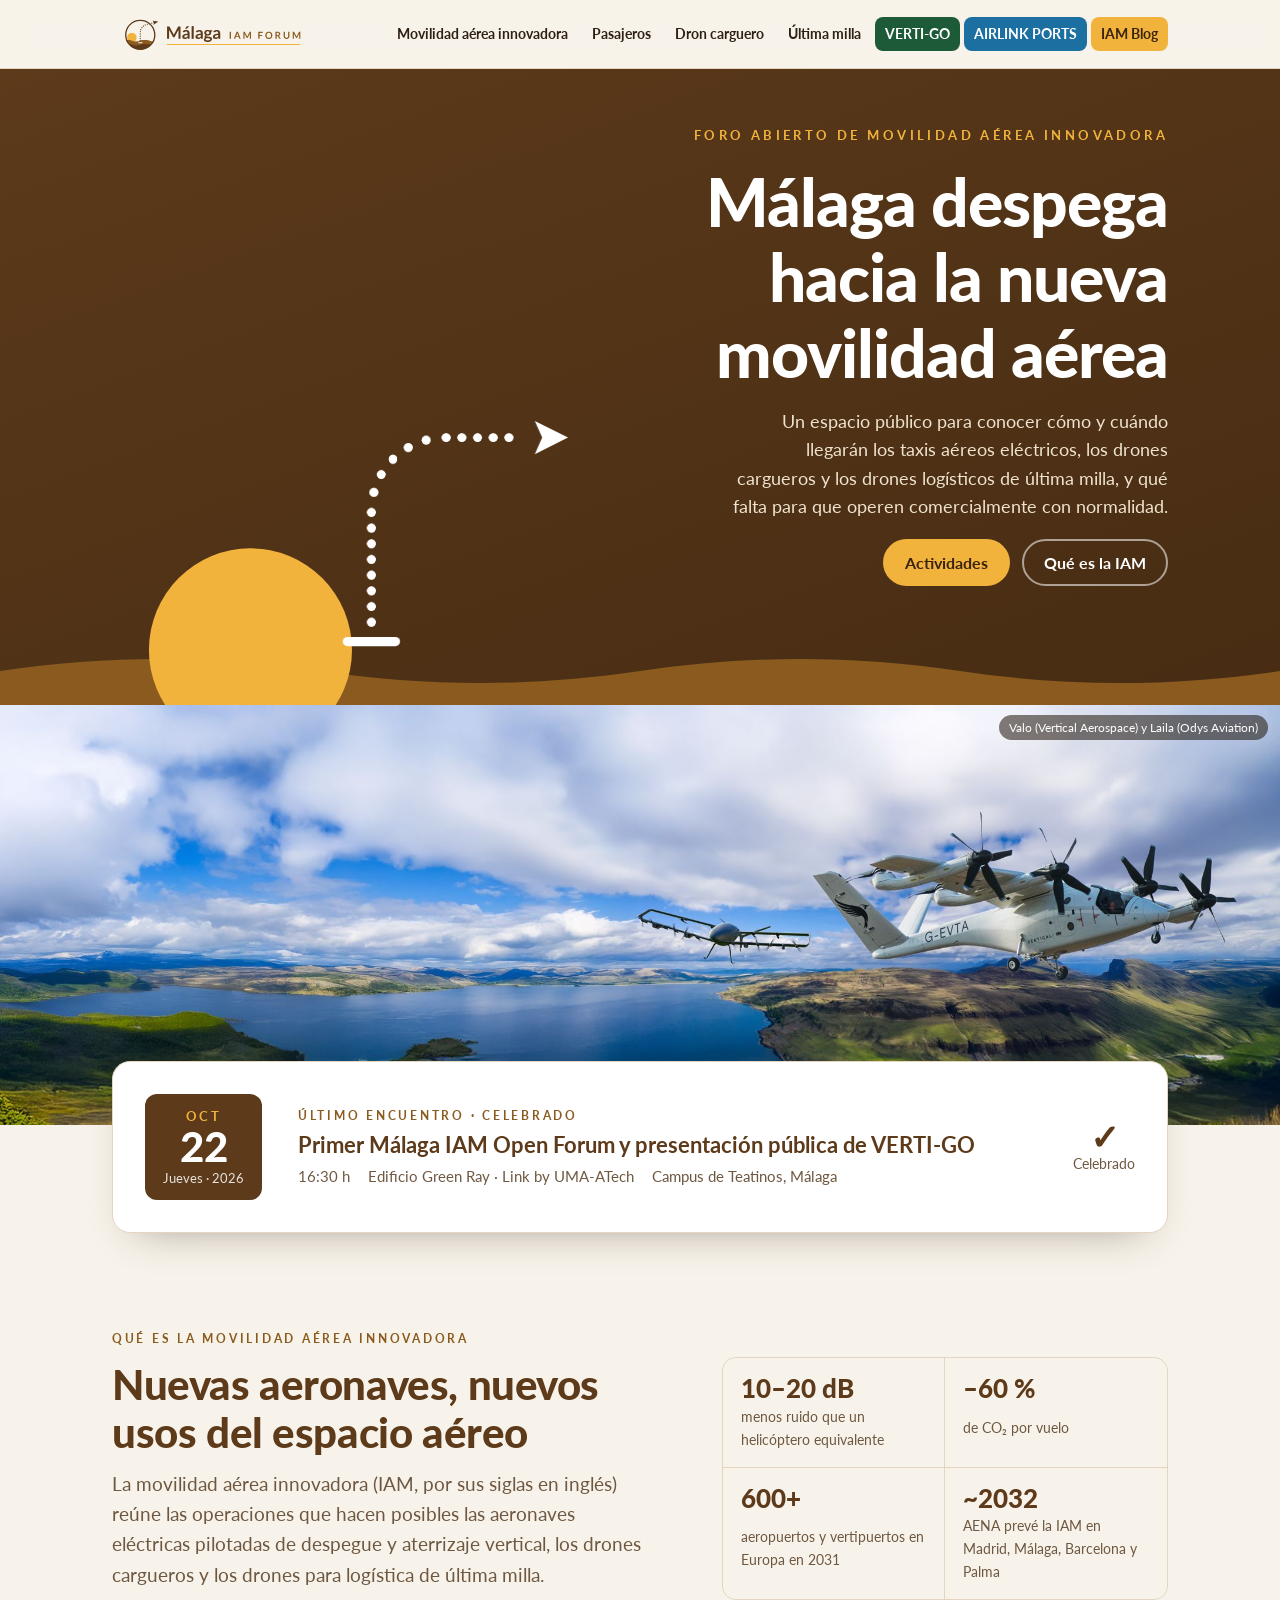
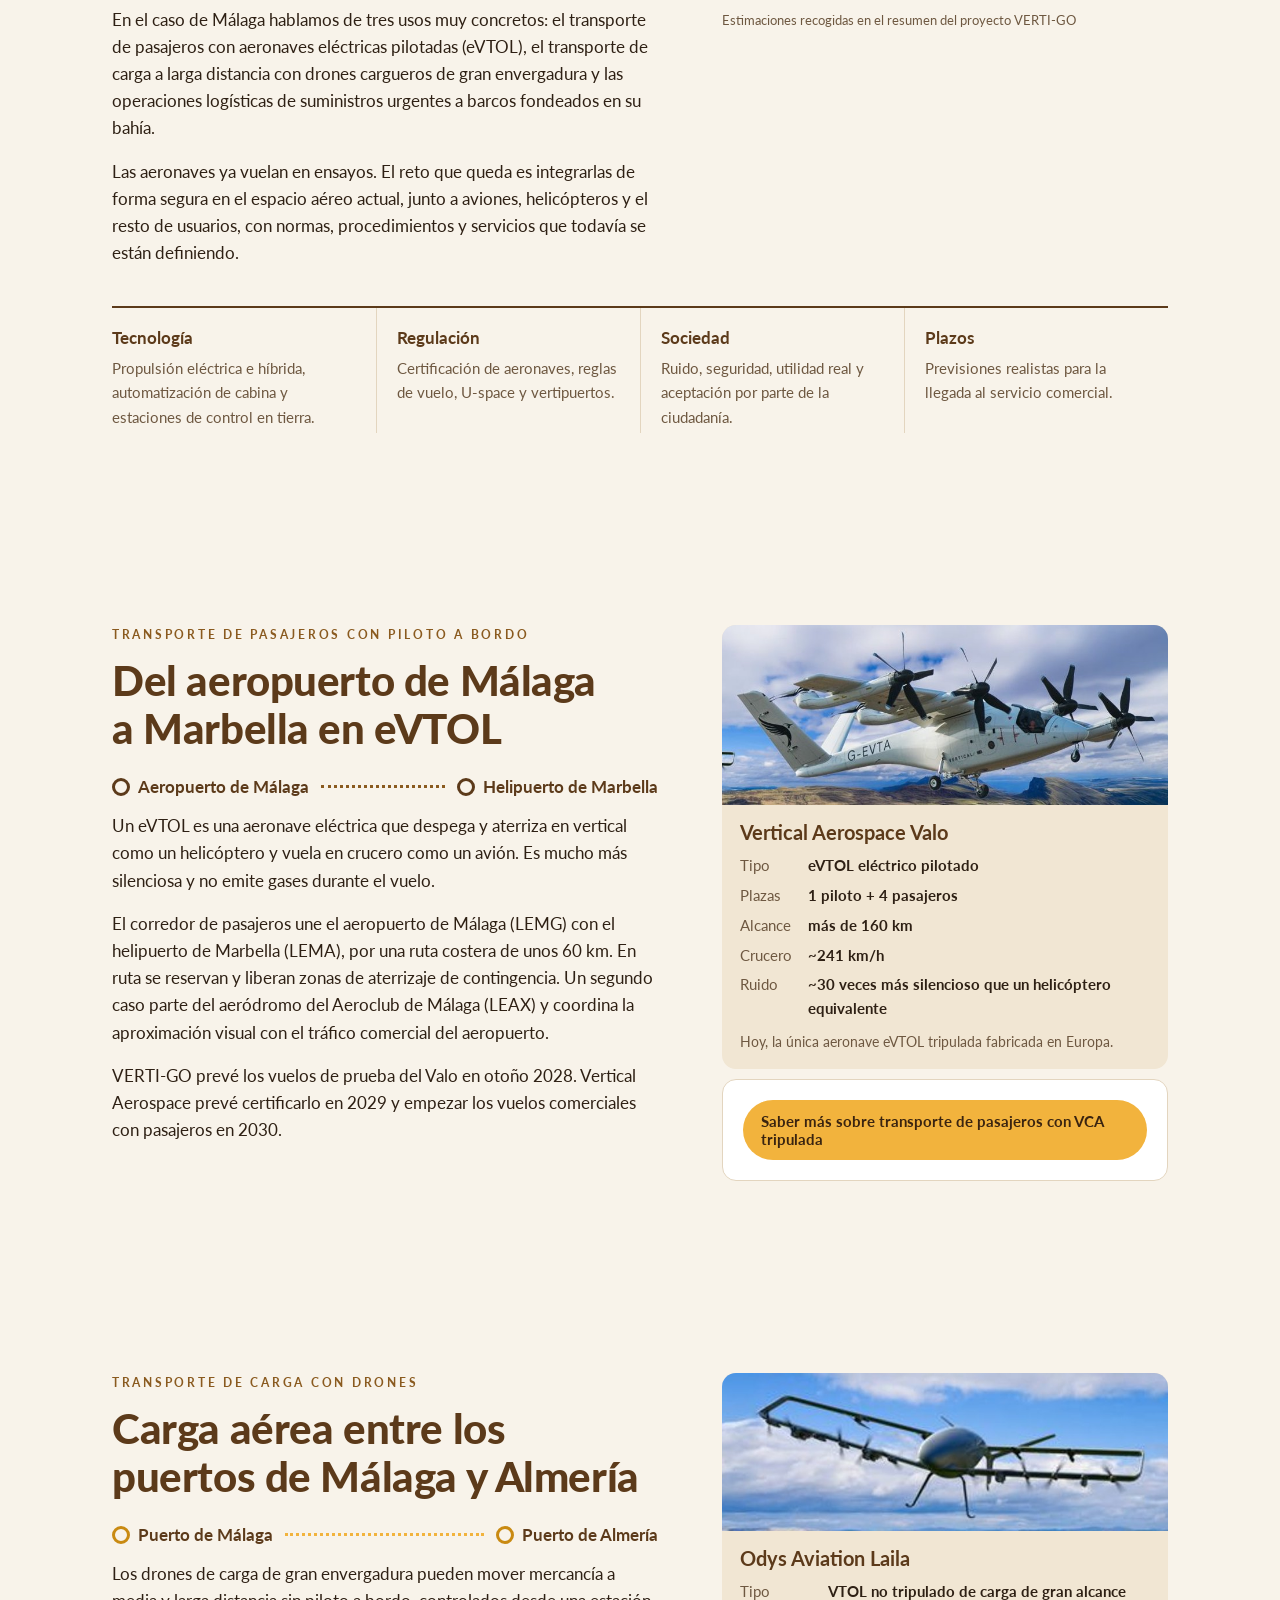
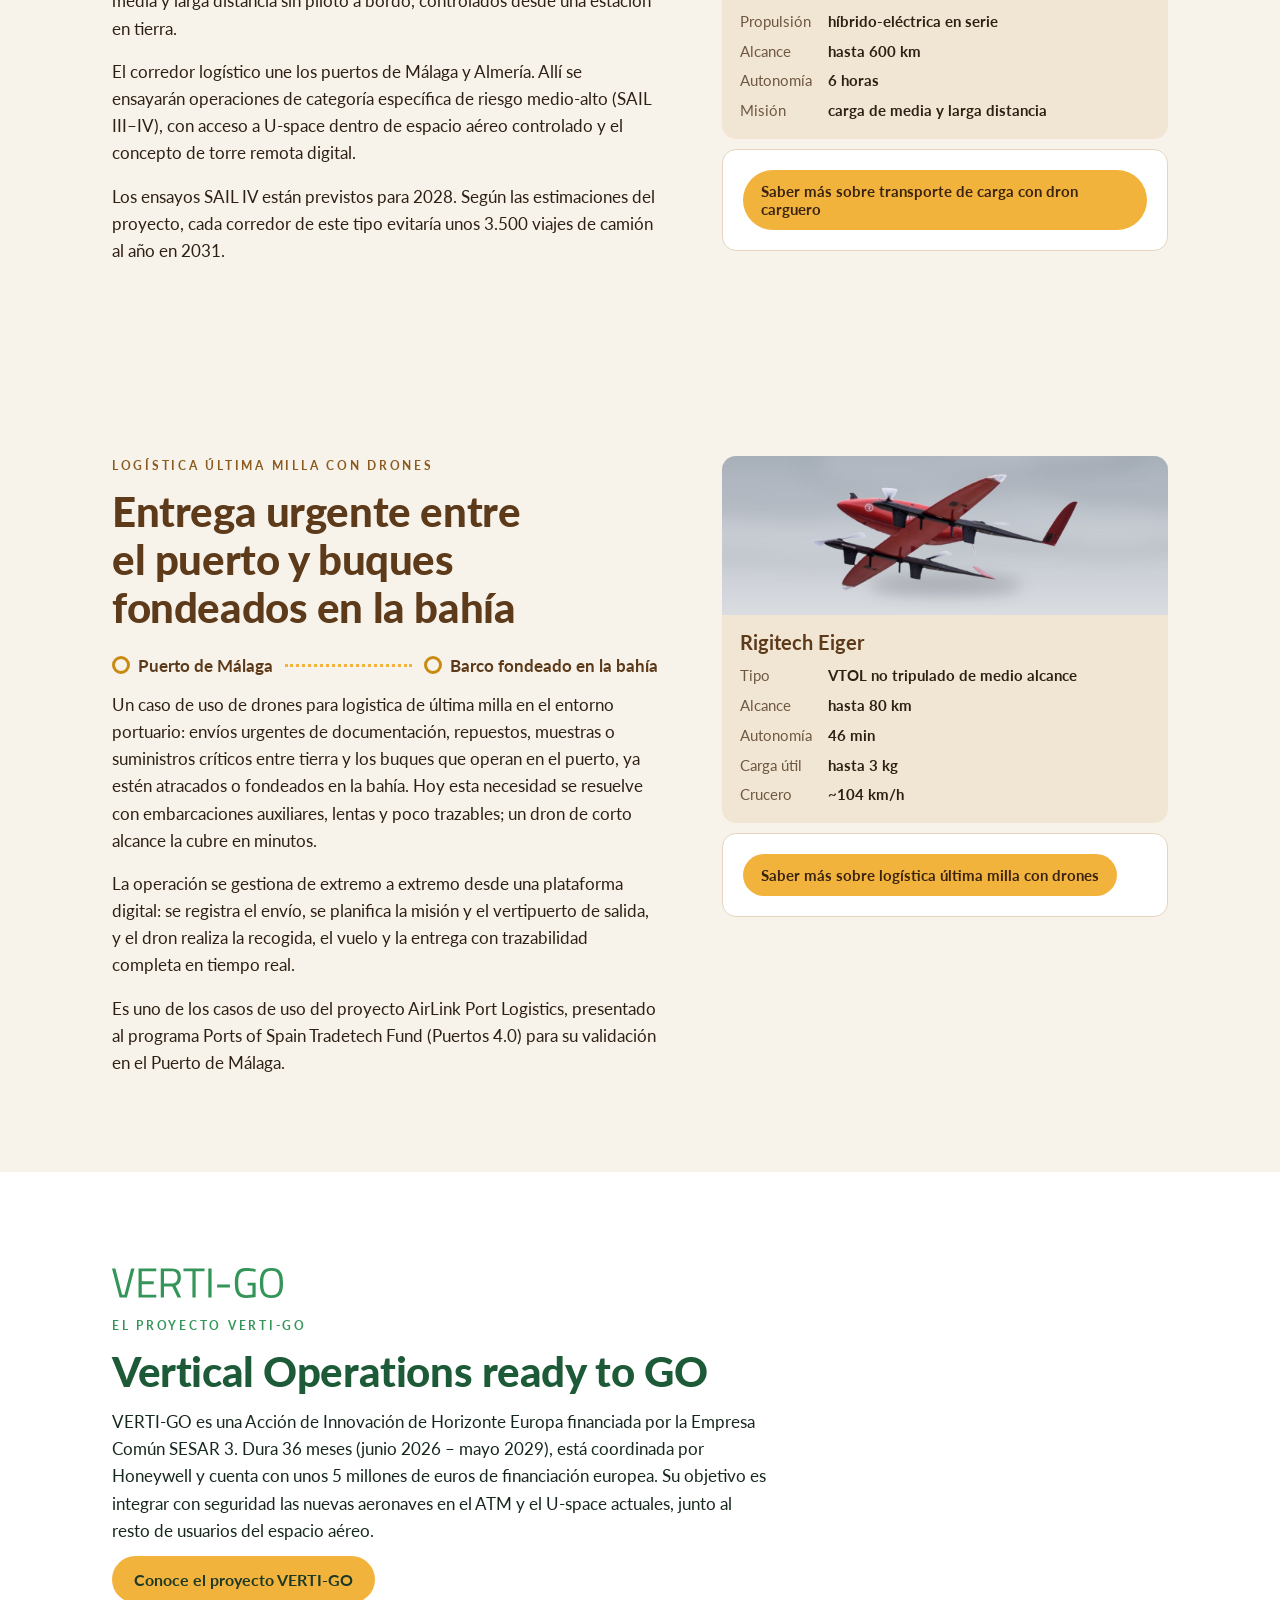
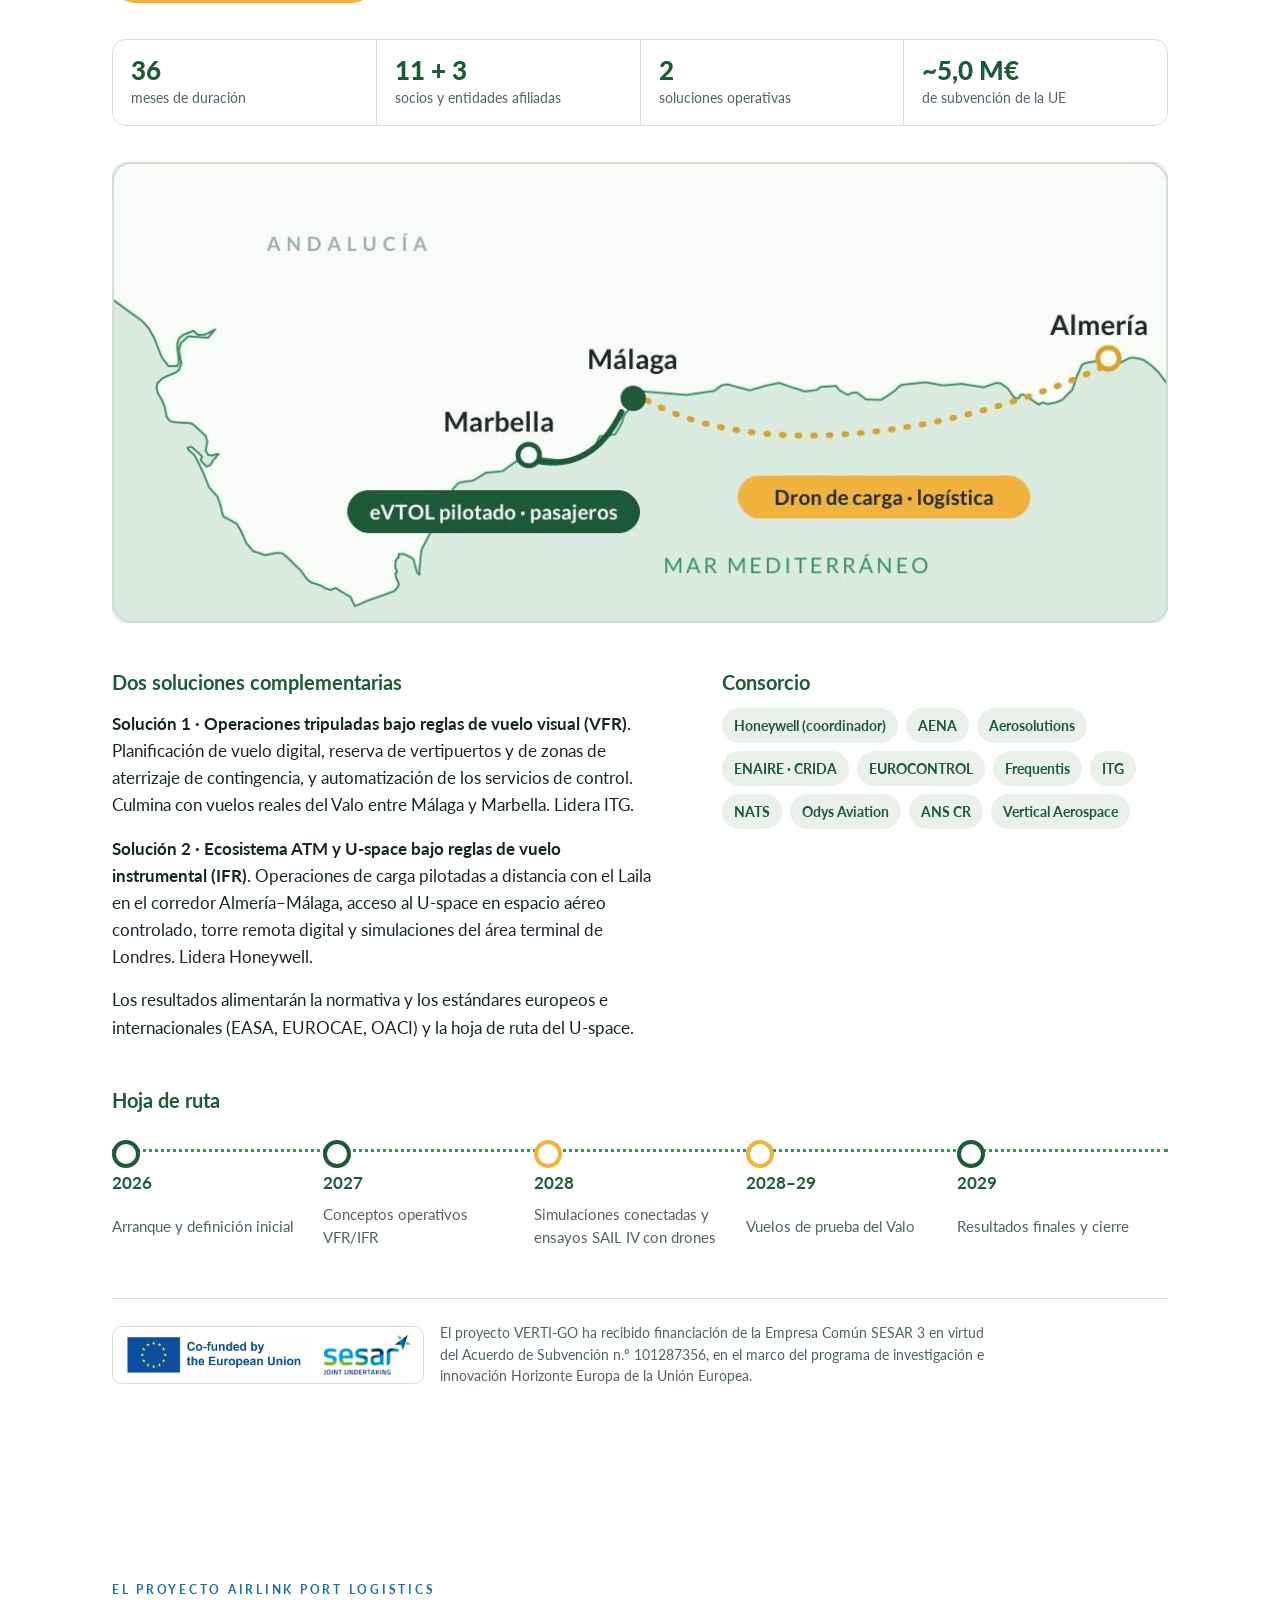
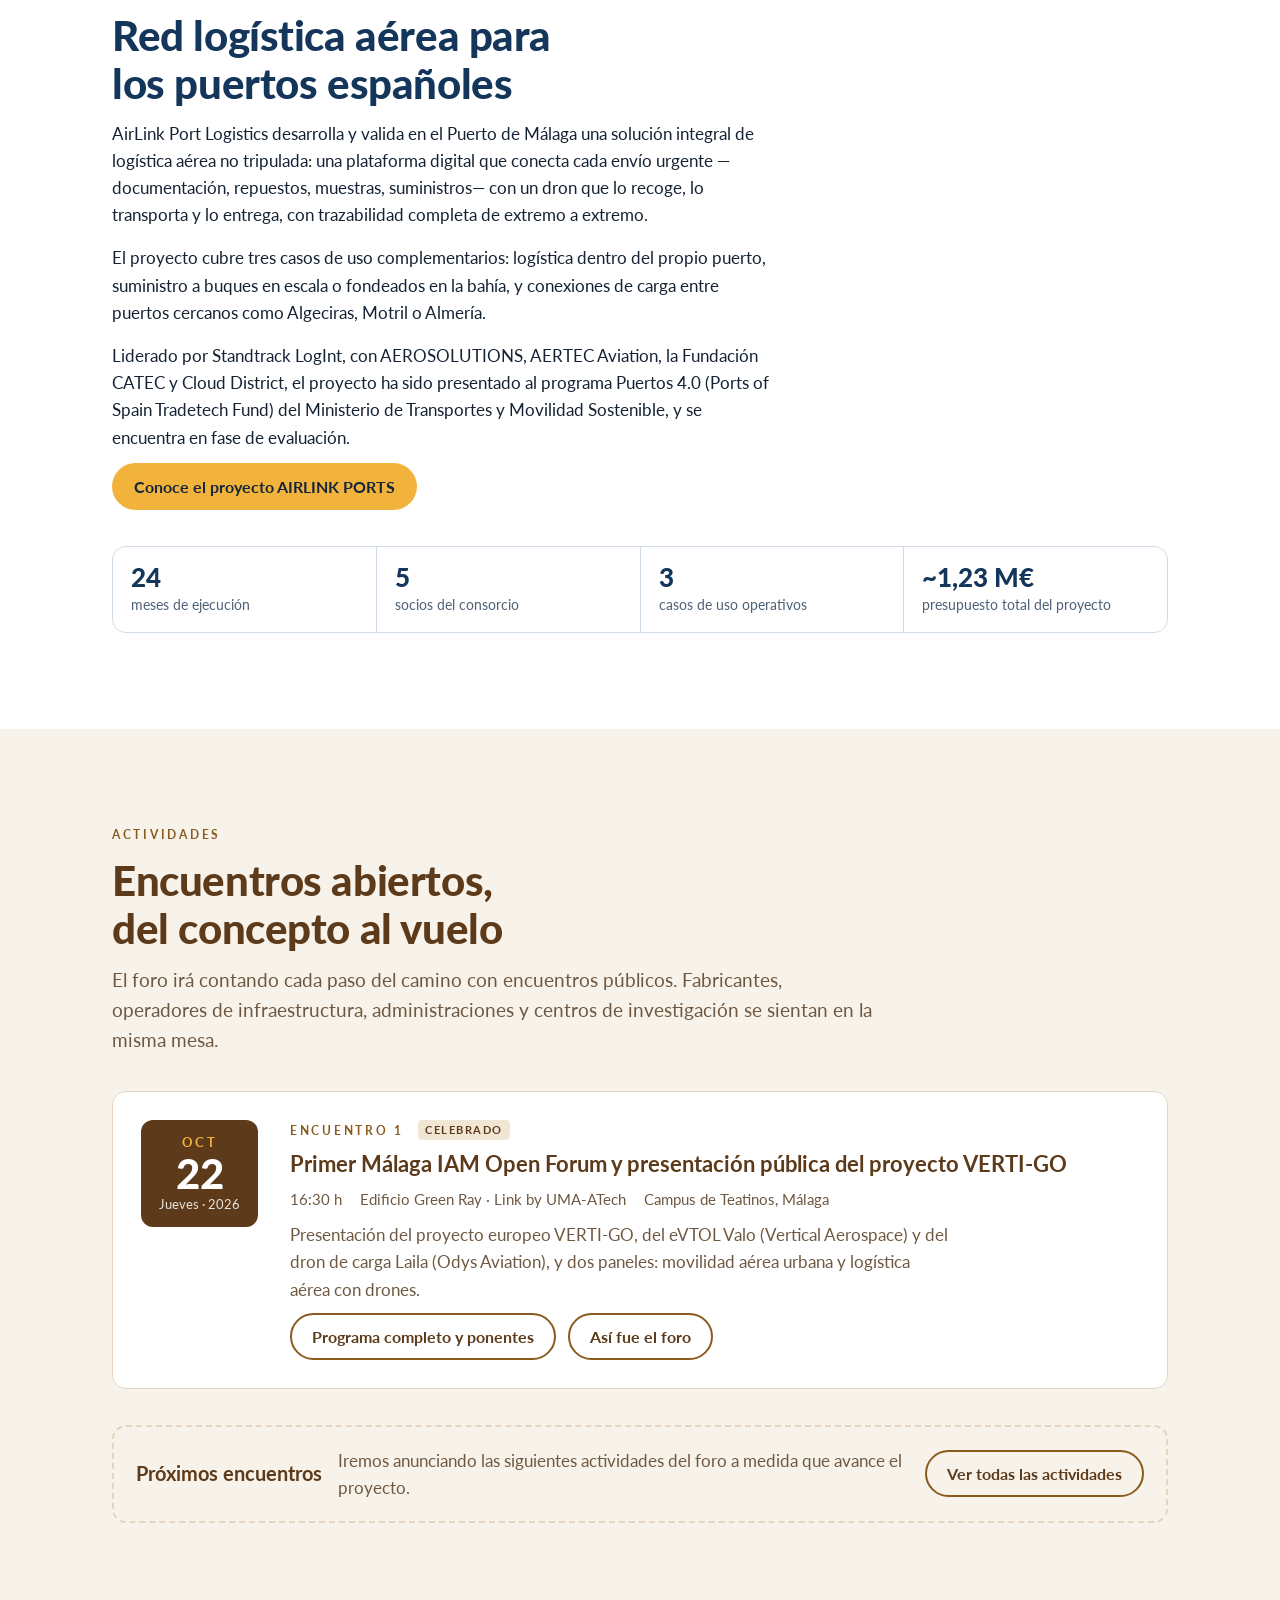
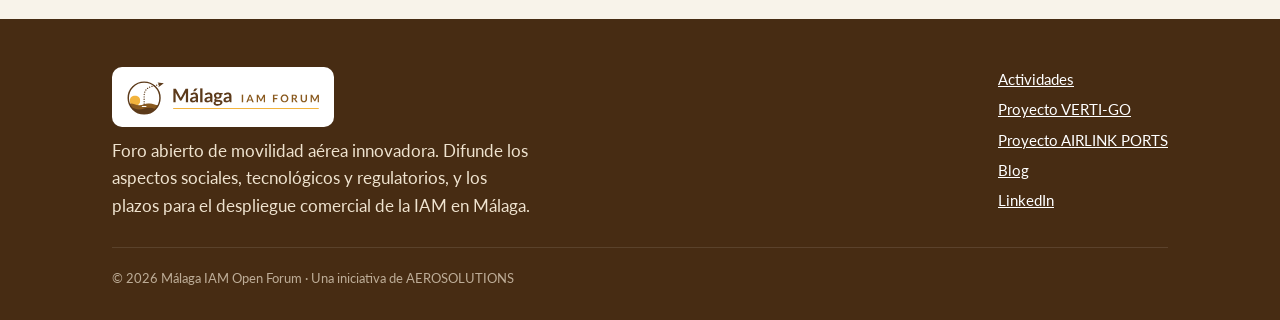
<file: index.html>
<!doctype html>
<html lang="es"><head>
<meta charset="utf-8">
<meta name="viewport" content="width=device-width, initial-scale=1, viewport-fit=cover">
<meta name="description" content="Málaga IAM Open Forum: foro abierto de movilidad aérea innovadora. Taxis aéreos eléctricos, drones de carga y el proyecto europeo VERTI-GO.">
<link rel="canonical" href="https://malaga-iam.website/">
<meta property="og:type" content="website">
<meta property="og:site_name" content="Málaga IAM Open Forum">
<meta property="og:title" content="Málaga IAM Open Forum · Málaga despega hacia la nueva movilidad aérea">
<meta property="og:description" content="Foro abierto de movilidad aérea innovadora. El primer encuentro se celebró el 22 de octubre de 2026 en el Edificio Green Ray (Universidad de Málaga).">
<meta property="og:url" content="https://malaga-iam.website/">
<meta property="og:image" content="https://malaga-iam.website/img/hero.jpg">
<meta name="twitter:card" content="summary_large_image">
<link rel="icon" href="img/logo-marron.svg" type="image/svg+xml">
<title>Málaga IAM Open Forum</title>
<link rel="preconnect" href="https://fonts.googleapis.com">
<link rel="preconnect" href="https://fonts.gstatic.com" crossorigin="">
<link rel="stylesheet" href="https://fonts.googleapis.com/css2?family=Lato:ital,wght@0,300;0,400;0,700;0,900;1,400&amp;display=swap">
<link rel="stylesheet" href="css/site.css">
</head>
<body>


<header class="top">
  <div class="wrap">
    <a class="brand" href="#inicio" aria-label="Málaga IAM Open Forum, inicio"><img src="img/logo-h-marron.svg" alt="Málaga IAM Forum"></a>
    <button class="menu-btn" id="menu-btn" aria-expanded="false" aria-controls="nav">Menú</button>
    <nav class="nav" id="nav" aria-label="Secciones">
      <a href="#iam">Movilidad aérea innovadora</a>
      <a href="transporte-pasajeros/">Pasajeros</a>
      <a href="transporte-carga/">Dron carguero</a>
      <a href="ultima-milla/">Última milla</a>
      <a href="verti-go/" class="verti">VERTI-GO</a>
      <a href="airlink-ports/" class="airlink">AIRLINK PORTS</a>
      <a class="cta" href="blog/">IAM Blog</a>
    </nav>
  </div>
</header>

<main id="inicio">
  <section class="hero" aria-labelledby="hero-title">
    <div class="wrap">
      <div class="hero-art" aria-hidden="true">
        <svg viewBox="0 0 520 300" role="presentation">
          <circle cx="150" cy="300" r="110" fill="#F2B33D"></circle>
          <g id="path-dots" fill="#FFFFFF">
            <!-- dotted take-off path: vertical climb then curve to the right -->
          <circle cx="281.0" cy="270.0" r="4.5" style="animation-delay: 0s;"></circle><circle cx="281.0" cy="253.0" r="4.5" style="animation-delay: 0.06s;"></circle><circle cx="281.0" cy="236.0" r="4.5" style="animation-delay: 0.12s;"></circle><circle cx="281.0" cy="219.0" r="4.5" style="animation-delay: 0.18s;"></circle><circle cx="281.0" cy="202.0" r="4.5" style="animation-delay: 0.24s;"></circle><circle cx="281.0" cy="185.0" r="4.5" style="animation-delay: 0.3s;"></circle><circle cx="281.0" cy="168.0" r="4.5" style="animation-delay: 0.36s;"></circle><circle cx="281.0" cy="151.0" r="4.5" style="animation-delay: 0.42s;"></circle><circle cx="283.7" cy="129.3" r="4.5" style="animation-delay: 0.48s;"></circle><circle cx="291.7" cy="110.0" r="4.5" style="animation-delay: 0.54s;"></circle><circle cx="304.4" cy="93.4" r="4.5" style="animation-delay: 0.6s;"></circle><circle cx="321.0" cy="80.7" r="4.5" style="animation-delay: 0.66s;"></circle><circle cx="340.3" cy="72.7" r="4.5" style="animation-delay: 0.72s;"></circle><circle cx="362.0" cy="70.0" r="4.5" style="animation-delay: 0.78s;"></circle><circle cx="379.0" cy="70.0" r="4.5" style="animation-delay: 0.84s;"></circle><circle cx="396.0" cy="70.0" r="4.5" style="animation-delay: 0.9s;"></circle><circle cx="413.0" cy="70.0" r="4.5" style="animation-delay: 0.96s;"></circle><circle cx="430.0" cy="70.0" r="4.5" style="animation-delay: 1.02s;"></circle><circle cx="281.0" cy="270.0" r="4.5" style="animation-delay: 0s;"></circle><circle cx="281.0" cy="253.0" r="4.5" style="animation-delay: 0.06s;"></circle><circle cx="281.0" cy="236.0" r="4.5" style="animation-delay: 0.12s;"></circle><circle cx="281.0" cy="219.0" r="4.5" style="animation-delay: 0.18s;"></circle><circle cx="281.0" cy="202.0" r="4.5" style="animation-delay: 0.24s;"></circle><circle cx="281.0" cy="185.0" r="4.5" style="animation-delay: 0.3s;"></circle><circle cx="281.0" cy="168.0" r="4.5" style="animation-delay: 0.36s;"></circle><circle cx="281.0" cy="151.0" r="4.5" style="animation-delay: 0.42s;"></circle><circle cx="283.7" cy="129.3" r="4.5" style="animation-delay: 0.48s;"></circle><circle cx="291.7" cy="110.0" r="4.5" style="animation-delay: 0.54s;"></circle><circle cx="304.4" cy="93.4" r="4.5" style="animation-delay: 0.6s;"></circle><circle cx="321.0" cy="80.7" r="4.5" style="animation-delay: 0.66s;"></circle><circle cx="340.3" cy="72.7" r="4.5" style="animation-delay: 0.72s;"></circle><circle cx="362.0" cy="70.0" r="4.5" style="animation-delay: 0.78s;"></circle><circle cx="379.0" cy="70.0" r="4.5" style="animation-delay: 0.84s;"></circle><circle cx="396.0" cy="70.0" r="4.5" style="animation-delay: 0.9s;"></circle><circle cx="413.0" cy="70.0" r="4.5" style="animation-delay: 0.96s;"></circle><circle cx="430.0" cy="70.0" r="4.5" style="animation-delay: 1.02s;"></circle></g>
          <rect x="250" y="286" width="62" height="10" rx="5" fill="#FFFFFF"></rect>
          <path d="M494 70 L458 88 L466 70 L458 52 Z" fill="#FFFFFF"></path>
        </svg>
      </div>
      <div class="hero-copy">
        <span class="tag">Foro abierto de movilidad aérea innovadora</span>
        <h1 id="hero-title">Málaga despega hacia la nueva movilidad aérea</h1>
        <p class="intro">Un espacio público para conocer cómo y cuándo llegarán los taxis aéreos eléctricos, los drones cargueros y los drones logísticos de última milla, y qué falta para que operen comercialmente con normalidad.</p>
        <div class="btns">
          <a class="btn btn-sun" href="actividades/">Actividades</a>
          <a class="btn btn-ghost" href="#iam">Qué es la IAM</a>
        </div>
      </div>
    </div>
    <svg class="waves" viewBox="0 0 1440 56" preserveAspectRatio="none" aria-hidden="true">
      <path d="M0 22 C120 6 240 6 360 22 S600 38 720 22 S960 6 1080 22 S1320 38 1440 22 V56 H0Z" fill="#349558"></path>
      <path d="M0 40 C120 26 240 26 360 40 S600 54 720 40 S960 26 1080 40 S1320 54 1440 40 V56 H0Z" fill="var(--hero-bg-2)"></path>
    </svg>
  </section>

  <figure class="photo" style="margin:0">
    <img src="img/hero.jpg" alt="El eVTOL Valo de Vertical Aerospace y el dron de carga Laila de Odys Aviation en vuelo sobre la costa">
    <figcaption>Valo (Vertical Aerospace) y Laila (Odys Aviation)</figcaption>
  </figure>

  <div class="wrap next">
    <article class="next-card" aria-label="Último encuentro">
      <div class="date-tile num"><div class="m">Oct</div><div class="d">22</div><div class="y">Jueves · 2026</div></div>
      <div class="next-info">
        <span class="eyebrow">Último encuentro · celebrado</span>
        <h3>Primer Málaga IAM Open Forum y presentación pública de VERTI-GO</h3>
        <div class="meta"><span class="num">16:30 h</span><span>Edificio Green Ray · Link by UMA-ATech</span><span>Campus de Teatinos, Málaga</span></div>
      </div>
      <div class="count"><b class="num">✓</b><span>Celebrado</span></div>
    </article>
  </div>

  <!-- ===== QUÉ ES LA IAM ===== -->
  <section class="band" id="iam" aria-labelledby="iam-t">
    <div class="wrap">
      <div class="split">
        <div class="sec-head" style="margin-bottom:0">
          <span class="eyebrow">Qué es la movilidad aérea innovadora</span>
          <h2 id="iam-t">Nuevas aeronaves, nuevos usos del espacio aéreo</h2>
          <div class="prose">
            <p class="lead">La movilidad aérea innovadora (IAM, por sus siglas en inglés) reúne las operaciones que hacen posibles las aeronaves eléctricas pilotadas de despegue y aterrizaje vertical, los drones cargueros y los drones para logística de última milla.</p>
            <p>En el caso de Málaga hablamos de tres usos muy concretos: el transporte de pasajeros con aeronaves eléctricas pilotadas (eVTOL), el transporte de carga a larga distancia con drones cargueros de gran envergadura y las operaciones logísticas de suministros urgentes a barcos fondeados en su bahía.</p>
            <p>Las aeronaves ya vuelan en ensayos. El reto que queda es integrarlas de forma segura en el espacio aéreo actual, junto a aviones, helicópteros y el resto de usuarios, con normas, procedimientos y servicios que todavía se están definiendo.</p>
          </div>
        </div>
        <div>
          <div class="facts">
            <div class="fact"><b class="num">10–20 dB</b><span>menos ruido que un helicóptero equivalente</span></div>
            <div class="fact"><b class="num">–60 %</b><span>de CO₂ por vuelo</span></div>
            <div class="fact"><b class="num">600+</b><span>aeropuertos y vertipuertos en Europa en 2031</span></div>
            <div class="fact"><b class="num">~2032</b><span>AENA prevé la IAM en Madrid, Málaga, Barcelona y Palma</span></div>
          </div>
          <p class="src">Estimaciones recogidas en el resumen del proyecto VERTI-GO</p>
        </div>
      </div>
      <div class="pillars">
        <div class="pillar"><h3>Tecnología</h3><p>Propulsión eléctrica e híbrida, automatización de cabina y estaciones de control en tierra.</p></div>
        <div class="pillar"><h3>Regulación</h3><p>Certificación de aeronaves, reglas de vuelo, U-space y vertipuertos.</p></div>
        <div class="pillar"><h3>Sociedad</h3><p>Ruido, seguridad, utilidad real y aceptación por parte de la ciudadanía.</p></div>
        <div class="pillar"><h3>Plazos</h3><p>Previsiones realistas para la llegada al servicio comercial.</p></div>
      </div>
    </div>
  </section>

  <!-- ===== PASAJEROS ===== -->
  <section class="band" id="pasajeros" aria-labelledby="pax-t">
    <div class="wrap split">
      <div class="sec-head" style="margin-bottom:0">
        <span class="eyebrow">TRANSPORTE DE PASAJEROS CON PILOTO A BORDO</span>
        <h2 id="pax-t">Del aeropuerto de Málaga a Marbella en eVTOL</h2>
        <div class="route" aria-label="Corredor Aeropuerto de Málaga a Marbella"><span class="pt">Aeropuerto de Málaga</span><span class="line"></span><span class="pt">Helipuerto de Marbella</span></div>
        <div class="prose">
          <p>Un eVTOL es una aeronave eléctrica que despega y aterriza en vertical como un helicóptero y vuela en crucero como un avión. Es mucho más silenciosa y no emite gases durante el vuelo.</p>
          <p>El corredor de pasajeros une el aeropuerto de Málaga (LEMG) con el helipuerto de Marbella (LEMA), por una ruta costera de unos 60 km. En ruta se reservan y liberan zonas de aterrizaje de contingencia. Un segundo caso parte del aeródromo del Aeroclub de Málaga (LEAX) y coordina la aproximación visual con el tráfico comercial del aeropuerto.</p>
          <p>VERTI-GO prevé los vuelos de prueba del Valo en otoño 2028. Vertical Aerospace prevé certificarlo en 2029 y empezar los vuelos comerciales con pasajeros en 2030.</p>
        </div>
      </div>
      <div style="display:grid;gap:10px">
        <figure class="craft" style="margin:0">
          <img src="img/valo.jpg" alt="eVTOL Valo de Vertical Aerospace en vuelo">
          <figcaption class="cap">
            <h3>Vertical Aerospace Valo</h3>
            <dl class="spec num">
              <dt>Tipo</dt><dd>eVTOL eléctrico pilotado</dd>
              <dt>Plazas</dt><dd>1 piloto + 4 pasajeros</dd>
              <dt>Alcance</dt><dd>más de 160 km</dd>
              <dt>Crucero</dt><dd>~241 km/h</dd>
              <dt>Ruido</dt><dd>~30 veces más silencioso que un helicóptero equivalente</dd>
            </dl>
            <p class="note">Hoy, la única aeronave eVTOL tripulada fabricada en Europa.</p>
          </figcaption>
        </figure>
        <div class="box">
          <div class="btns">
            <a class="btn btn-sun" href="transporte-pasajeros/">Saber más sobre transporte de pasajeros con VCA tripulada</a>
          </div>
        </div>
      </div>
    </div>
  </section>

  <!-- ===== LOGÍSTICA ===== -->
  <section class="band" id="logistica" aria-labelledby="log-t">
    <div class="wrap split">
      <div class="sec-head" style="margin-bottom:0">
        <span class="eyebrow">TRANSPORTE DE CARGA CON DRONES</span>
        <h2 id="log-t">Carga aérea entre los puertos de Málaga y Almería</h2>
        <div class="route cargo" aria-label="Corredor Puerto de Málaga a Puerto de Almería"><span class="pt">Puerto de Málaga</span><span class="line"></span><span class="pt">Puerto de Almería</span></div>
        <div class="prose">
          <p>Los drones de carga de gran envergadura pueden mover mercancía a media y larga distancia sin piloto a bordo, controlados desde una estación en tierra.</p>
          <p>El corredor logístico une los puertos de Málaga y Almería. Allí se ensayarán operaciones de categoría específica de riesgo medio-alto (SAIL III–IV), con acceso a U-space dentro de espacio aéreo controlado y el concepto de torre remota digital.</p>
          <p>Los ensayos SAIL IV están previstos para 2028. Según las estimaciones del proyecto, cada corredor de este tipo evitaría unos 3.500 viajes de camión al año en 2031.</p>
        </div>
      </div>
      <div style="display:grid;gap:10px">
        <figure class="craft laila" style="margin:0">
          <img src="img/laila.jpg" alt="Dron de carga Laila de Odys Aviation en vuelo">
          <figcaption class="cap">
            <h3>Odys Aviation Laila</h3>
            <dl class="spec num">
              <dt>Tipo</dt><dd>VTOL no tripulado de carga de gran alcance</dd>
              <dt>Propulsión</dt><dd>híbrido-eléctrica en serie</dd>
              <dt>Alcance</dt><dd>hasta 600 km</dd>
              <dt>Autonomía</dt><dd>6 horas</dd>
              <dt>Misión</dt><dd>carga de media y larga distancia</dd>
            </dl>
          </figcaption>
        </figure>
        <div class="box">
          <div class="btns">
            <a class="btn btn-sun" href="transporte-carga/">Saber más sobre transporte de carga con dron carguero</a>
          </div>
        </div>
      </div>
    </div>
  </section>

  <!-- ===== ÚLTIMA MILLA ===== -->
  <section class="band" id="ultima-milla" aria-labelledby="um-t">
    <div class="wrap split">
      <div class="sec-head" style="margin-bottom:0">
        <span class="eyebrow">LOGÍSTICA ÚLTIMA MILLA CON DRONES</span>
        <h2 id="um-t">Entrega urgente entre el puerto y buques fondeados en la bahía</h2>
        <div class="route cargo" aria-label="Corredor Puerto de Málaga a buque fondeado en la bahía de Málaga"><span class="pt">Puerto de Málaga</span><span class="line"></span><span class="pt">Barco fondeado en la bahía</span></div>
        <div class="prose">
          <p>Un caso de uso de drones para logistica de última milla en el entorno portuario: envíos urgentes de documentación, repuestos, muestras o suministros críticos entre tierra y los buques que operan en el puerto, ya estén atracados o fondeados en la bahía. Hoy esta necesidad se resuelve con embarcaciones auxiliares, lentas y poco trazables; un dron de corto alcance la cubre en minutos.</p>
          <p>La operación se gestiona de extremo a extremo desde una plataforma digital: se registra el envío, se planifica la misión y el vertipuerto de salida, y el dron realiza la recogida, el vuelo y la entrega con trazabilidad completa en tiempo real.</p>
          <p>Es uno de los casos de uso del proyecto AirLink Port Logistics, presentado al programa Ports of Spain Tradetech Fund (Puertos 4.0) para su validación en el Puerto de Málaga.</p>
        </div>
      </div>
      <div style="display:grid;gap:10px">
        <figure class="craft eiger" style="margin:0">
          <img src="img/eiger.jpg" alt="Dron de reparto Eiger de Rigitech en vuelo sobre cielo nuboso">
          <figcaption class="cap">
            <h3>Rigitech Eiger</h3>
            <dl class="spec num">
              <dt>Tipo</dt><dd>VTOL no tripulado de medio alcance</dd>
              <dt>Alcance</dt><dd>hasta 80 km</dd>
              <dt>Autonomía</dt><dd>46 min</dd>
              <dt>Carga útil</dt><dd>hasta 3 kg</dd>
              <dt>Crucero</dt><dd>~104 km/h</dd>
            </dl>
          </figcaption>
        </figure>
        <div class="box">
          <div class="btns">
            <a class="btn btn-sun" href="ultima-milla/">Saber más sobre logística última milla con drones</a>
          </div>
        </div>
      </div>
    </div>
  </section>

  <!-- ===== VERTI-GO ===== -->
  <section class="band alt theme-project" id="verti-go" aria-labelledby="vg-t">
    <div class="wrap">
      <div class="sec-head">
        <img class="vg-logo" src="img/verti-go.svg" alt="VERTI-GO">
        <span class="eyebrow">El proyecto VERTI-GO</span>
        <h2 id="vg-t">Vertical Operations ready to GO</h2>
        <div class="prose">
          <p>VERTI-GO es una Acción de Innovación de Horizonte Europa financiada por la Empresa Común SESAR 3. Dura 36 meses (junio 2026 – mayo 2029), está coordinada por Honeywell y cuenta con unos 5 millones de euros de financiación europea. Su objetivo es integrar con seguridad las nuevas aeronaves en el ATM y el U-space actuales, junto al resto de usuarios del espacio aéreo.</p>
        </div>
        <div class="btns"><a class="btn btn-sun" href="verti-go/">Conoce el proyecto VERTI-GO</a></div>
      </div>

      <div class="facts" style="grid-template-columns:repeat(4,minmax(0,1fr));margin-top:0">
        <div class="fact"><b class="num">36</b><span>meses de duración</span></div>
        <div class="fact"><b class="num">11 + 3</b><span>socios y entidades afiliadas</span></div>
        <div class="fact"><b class="num">2</b><span>soluciones operativas</span></div>
        <div class="fact"><b class="num">~5,0 M€</b><span>de subvención de la UE</span></div>
      </div>

      <div class="map"><img src="img/mapa-corredores.jpg" alt="Mapa de la costa andaluza con los dos corredores de VERTI-GO: Málaga–Marbella para eVTOL pilotado con pasajeros, y Málaga–Almería para dron de carga"></div>

      <div class="split" style="margin-top:48px">
        <div class="prose">
          <h3>Dos soluciones complementarias</h3>
          <p><strong>Solución 1 · Operaciones tripuladas bajo reglas de vuelo visual (VFR).</strong> Planificación de vuelo digital, reserva de vertipuertos y de zonas de aterrizaje de contingencia, y automatización de los servicios de control. Culmina con vuelos reales del Valo entre Málaga y Marbella. Lidera ITG.</p>
          <p><strong>Solución 2 · Ecosistema ATM y U-space bajo reglas de vuelo instrumental (IFR).</strong> Operaciones de carga pilotadas a distancia con el Laila en el corredor Almería–Málaga, acceso al U-space en espacio aéreo controlado, torre remota digital y simulaciones del área terminal de Londres. Lidera Honeywell.</p>
          <p>Los resultados alimentarán la normativa y los estándares europeos e internacionales (EASA, EUROCAE, OACI) y la hoja de ruta del U-space.</p>
        </div>
        <div>
          <h3>Consorcio</h3>
          <ul class="partners">
            <li>Honeywell (coordinador)</li><li>AENA</li><li>Aerosolutions</li><li>ENAIRE · CRIDA</li><li>EUROCONTROL</li><li>Frequentis</li><li>ITG</li><li>NATS</li><li>Odys Aviation</li><li>ANS CR</li><li>Vertical Aerospace</li>
          </ul>
        </div>
      </div>

      <h3 style="margin-top:48px">Hoja de ruta</h3>
      <div class="roadmap">
        <div class="stage"><b class="num">2026</b><span>Arranque y definición inicial</span></div>
        <div class="stage"><b class="num">2027</b><span>Conceptos operativos VFR/IFR</span></div>
        <div class="stage fly"><b class="num">2028</b><span>Simulaciones conectadas y ensayos SAIL IV con drones</span></div>
        <div class="stage fly"><b class="num">2028–29</b><span>Vuelos de prueba del Valo</span></div>
        <div class="stage"><b class="num">2029</b><span>Resultados finales y cierre</span></div>
      </div>

      <div class="funding">
        <div class="logos"><img src="img/eu.jpg" alt="Cofinanciado por la Unión Europea"><img src="img/sesar.png" alt="SESAR Joint Undertaking"></div>
        <p>El proyecto VERTI-GO ha recibido financiación de la Empresa Común SESAR 3 en virtud del Acuerdo de Subvención n.º 101287356, en el marco del programa de investigación e innovación Horizonte Europa de la Unión Europea.</p>
      </div>
    </div>
  </section>

  <!-- ===== AIRLINK PORTS ===== -->
  <section class="band alt theme-project theme-airlink" id="airlink-ports" aria-labelledby="ap-t">
    <div class="wrap">
      <div class="sec-head">
        <span class="eyebrow">El proyecto AIRLINK PORT LOGISTICS</span>
        <h2 id="ap-t">Red logística aérea para los puertos españoles</h2>
        <div class="prose">
          <p>AirLink Port Logistics desarrolla y valida en el Puerto de Málaga una solución integral de logística aérea no tripulada: una plataforma digital que conecta cada envío urgente —documentación, repuestos, muestras, suministros— con un dron que lo recoge, lo transporta y lo entrega, con trazabilidad completa de extremo a extremo.</p>
          <p>El proyecto cubre tres casos de uso complementarios: logística dentro del propio puerto, suministro a buques en escala o fondeados en la bahía, y conexiones de carga entre puertos cercanos como Algeciras, Motril o Almería.</p>
          <p>Liderado por Standtrack LogInt, con AEROSOLUTIONS, AERTEC Aviation, la Fundación CATEC y Cloud District, el proyecto ha sido presentado al programa Puertos 4.0 (Ports of Spain Tradetech Fund) del Ministerio de Transportes y Movilidad Sostenible, y se encuentra en fase de evaluación.</p>
        </div>
        <div class="btns"><a class="btn btn-sun" href="airlink-ports/">Conoce el proyecto AIRLINK PORTS</a></div>
      </div>

      <div class="facts" style="grid-template-columns:repeat(4,minmax(0,1fr));margin-top:0">
        <div class="fact"><b class="num">24</b><span>meses de ejecución</span></div>
        <div class="fact"><b class="num">5</b><span>socios del consorcio</span></div>
        <div class="fact"><b class="num">3</b><span>casos de uso operativos</span></div>
        <div class="fact"><b class="num">~1,23 M€</b><span>presupuesto total del proyecto</span></div>
      </div>
    </div>
  </section>

  <!-- ===== ACTIVIDADES ===== -->
  <section class="band" id="actividades" aria-labelledby="act-t">
    <div class="wrap">
      <div class="sec-head">
        <span class="eyebrow">Actividades</span>
        <h2 id="act-t">Encuentros abiertos, del concepto al vuelo</h2>
        <p class="lead">El foro irá contando cada paso del camino con encuentros públicos. Fabricantes, operadores de infraestructura, administraciones y centros de investigación se sientan en la misma mesa.</p>
      </div>

      <div class="acts">
        <article class="act-card" id="evento-1" aria-labelledby="ev1-t">
          <div class="date-tile num"><div class="m">Oct</div><div class="d">22</div><div class="y">Jueves · 2026</div></div>
          <div class="body">
            <span class="eyebrow">Encuentro 1 <span class="status">Celebrado</span></span>
            <h3 id="ev1-t">Primer Málaga IAM Open Forum y presentación pública del proyecto VERTI-GO</h3>
            <div class="meta"><span class="num">16:30 h</span><span>Edificio Green Ray · Link by UMA-ATech</span><span>Campus de Teatinos, Málaga</span></div>
            <p>Presentación del proyecto europeo VERTI-GO, del eVTOL Valo (Vertical Aerospace) y del dron de carga Laila (Odys Aviation), y dos paneles: movilidad aérea urbana y logística aérea con drones.</p>
            <div class="btns"><a class="btn btn-line" href="actividades/#evento-1">Programa completo y ponentes</a><a class="btn btn-line" href="blog/#primer-malaga-iam-open-forum">Así fue el foro</a></div>
          </div>
        </article>
      </div>

      <div class="soon">
        <h3>Próximos encuentros</h3>
        <p>Iremos anunciando las siguientes actividades del foro a medida que avance el proyecto.</p>
        <a class="btn btn-line" href="actividades/">Ver todas las actividades</a>
      </div>
    </div>
  </section>

</main>

<footer>
  <div class="wrap">
    <div class="foot-top">
      <div class="foot-brand">
        <div class="chip"><img src="img/logo-h-marron.svg" alt="Málaga IAM Forum"></div>
        <p>Foro abierto de movilidad aérea innovadora. Difunde los aspectos sociales, tecnológicos y regulatorios, y los plazos para el despliegue comercial de la IAM en Málaga.</p>
      </div>
      <nav class="foot-links" aria-label="Enlaces">
        <a href="actividades/">Actividades</a>
        <a href="verti-go/">Proyecto VERTI-GO</a>
        <a href="airlink-ports/">Proyecto AIRLINK PORTS</a>
        <a href="blog/">Blog</a>
        <a id="btn-linkedin" href="https://www.linkedin.com/company/malaga-iam-open-forum/" target="_blank" rel="noopener">LinkedIn</a>
      </nav>
    </div>
    <p class="copy">© 2026 Málaga IAM Open Forum · Una iniciativa de AEROSOLUTIONS</p>
  </div>
</footer>

<script src="js/main.js"></script>









</body></html>
</file>
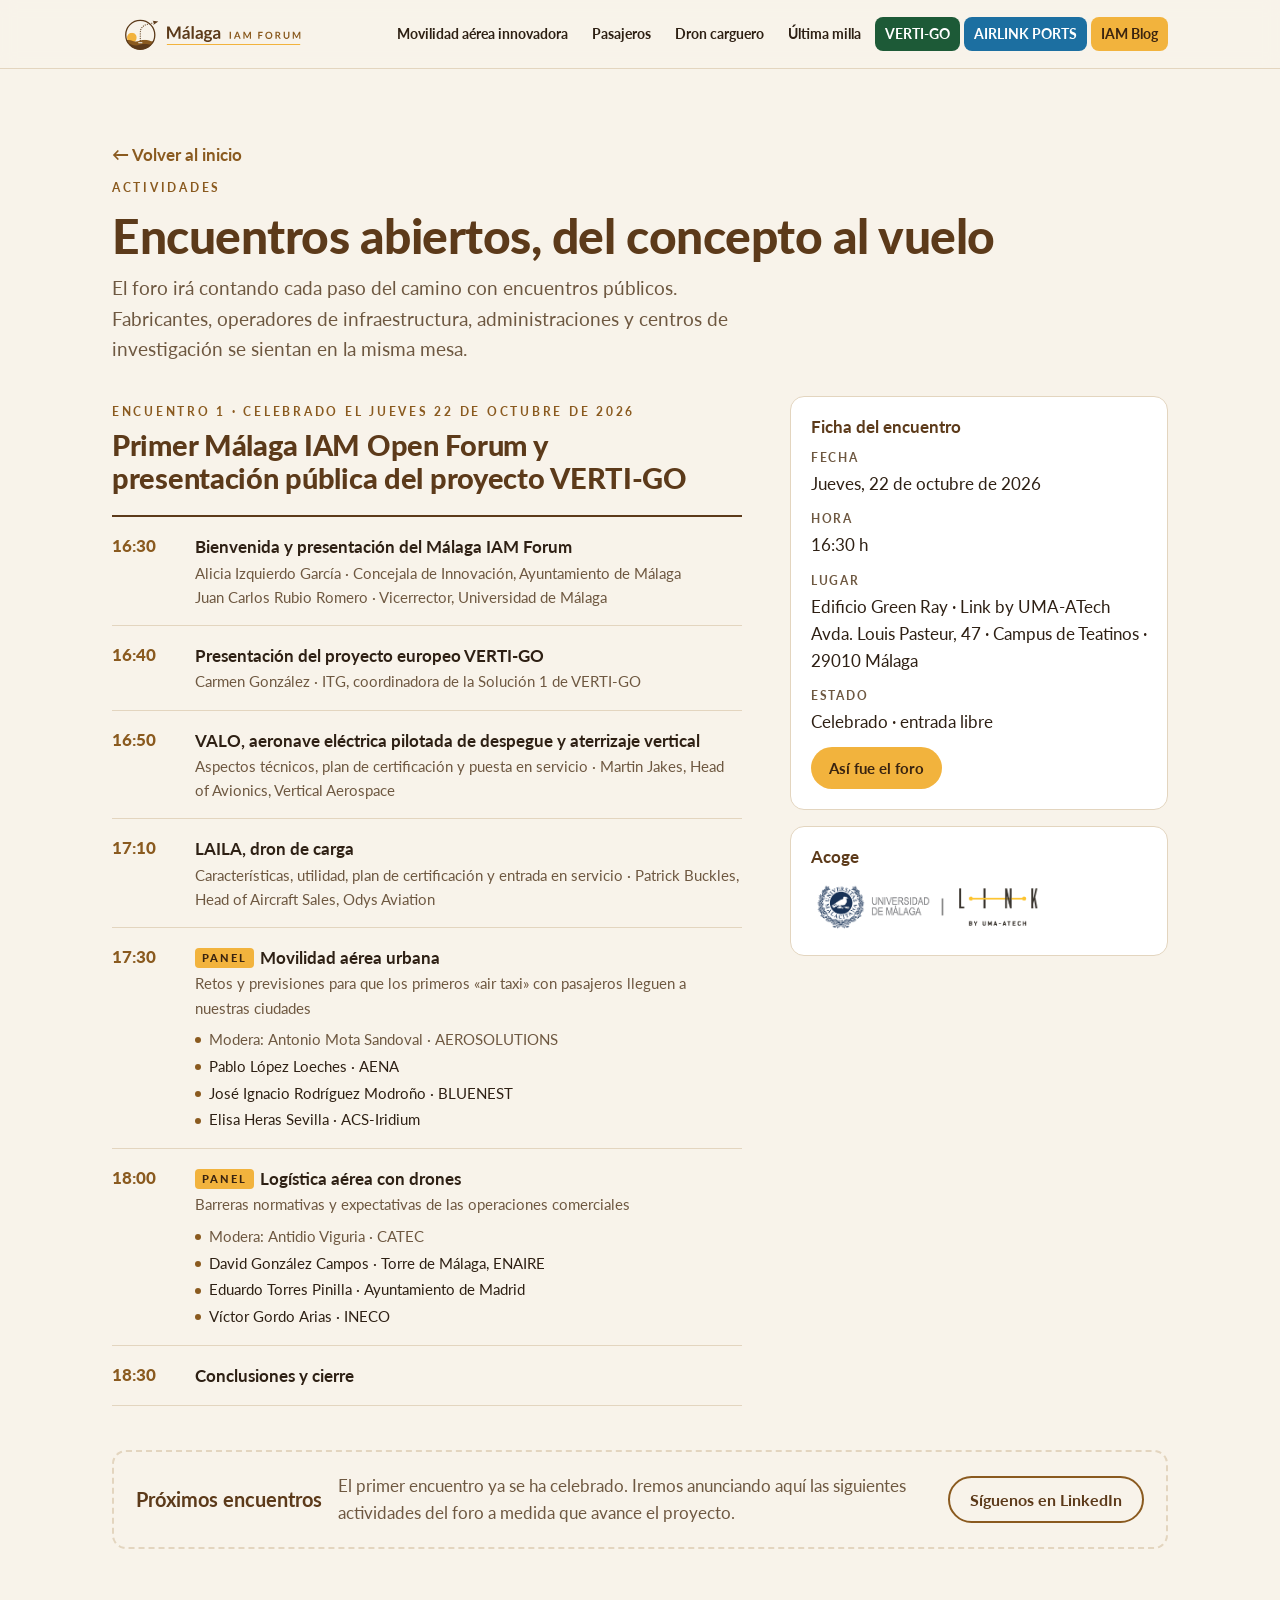
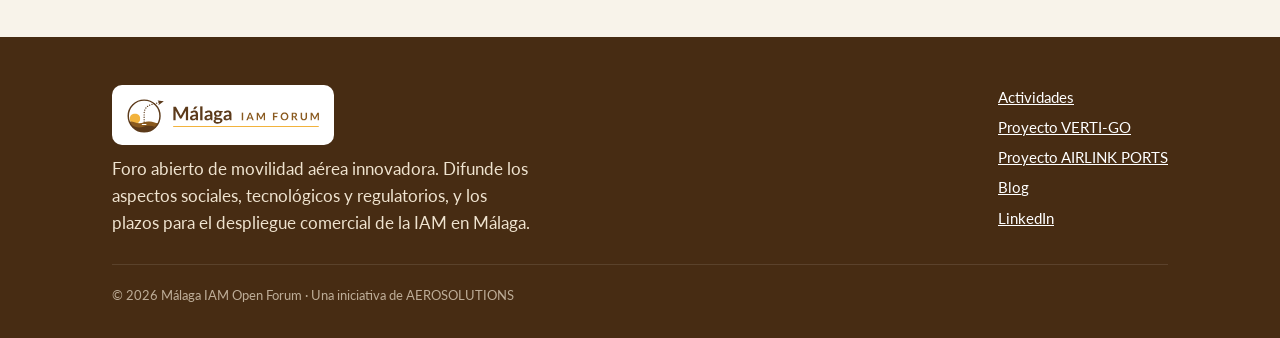
<file: actividades/index.html>
<!doctype html>
<html lang="es">
<head>
<meta charset="utf-8">
<meta name="viewport" content="width=device-width, initial-scale=1, viewport-fit=cover">
<meta name="description" content="Actividades del Málaga IAM Open Forum: programa completo, ponentes y ficha de cada encuentro abierto sobre movilidad aérea innovadora en Málaga.">
<link rel="canonical" href="https://malaga-iam.website/actividades/">
<meta property="og:type" content="website">
<meta property="og:site_name" content="Málaga IAM Open Forum">
<meta property="og:title" content="Actividades · Málaga IAM Open Forum">
<meta property="og:description" content="Programa completo, ponentes y ficha de cada encuentro del Málaga IAM Open Forum.">
<meta property="og:url" content="https://malaga-iam.website/actividades/">
<meta property="og:image" content="https://malaga-iam.website/img/hero.jpg">
<meta name="twitter:card" content="summary_large_image">
<link rel="icon" href="../img/logo-marron.svg" type="image/svg+xml">
<title>Actividades · Málaga IAM Open Forum</title>
<link rel="preconnect" href="https://fonts.googleapis.com">
<link rel="preconnect" href="https://fonts.gstatic.com" crossorigin>
<link rel="stylesheet" href="https://fonts.googleapis.com/css2?family=Lato:ital,wght@0,300;0,400;0,700;0,900;1,400&display=swap">
<link rel="stylesheet" href="../css/site.css">
</head>
<body>

<header class="top">
  <div class="wrap">
    <a class="brand" href="../" aria-label="Málaga IAM Open Forum, inicio"><img src="../img/logo-h-marron.svg" alt="Málaga IAM Forum"></a>
    <button class="menu-btn" id="menu-btn" aria-expanded="false" aria-controls="nav">Menú</button>
    <nav class="nav" id="nav" aria-label="Secciones">
      <a href="../#iam">Movilidad aérea innovadora</a>
      <a href="../transporte-pasajeros/">Pasajeros</a>
      <a href="../transporte-carga/">Dron carguero</a>
      <a href="../ultima-milla/">Última milla</a>
      <a href="../verti-go/" class="verti">VERTI-GO</a>
      <a href="../airlink-ports/" class="airlink">AIRLINK PORTS</a>
      <a class="cta" href="../blog/">IAM Blog</a>
    </nav>
  </div>
</header>

<main id="inicio">
  <div class="wrap">
    <div class="page-head">
      <a class="back" href="../">← Volver al inicio</a>
      <span class="eyebrow">Actividades</span>
      <h1>Encuentros abiertos, del concepto al vuelo</h1>
      <p class="lead">El foro irá contando cada paso del camino con encuentros públicos. Fabricantes, operadores de infraestructura, administraciones y centros de investigación se sientan en la misma mesa.</p>
    </div>

    <div class="acts-full">
      <article class="act-detail" id="evento-1" aria-labelledby="ev1-t">
        <div class="event">
        <div>
          <span class="eyebrow">Encuentro 1 · celebrado el jueves 22 de octubre de 2026</span>
          <h2 id="ev1-t" class="act-title">Primer Málaga IAM Open Forum y presentación pública del proyecto VERTI-GO</h2>
          <ol class="agenda">
            <li><time>16:30</time><div><div class="t">Bienvenida y presentación del Málaga IAM Forum</div><div class="s">Alicia Izquierdo García · Concejala de Innovación, Ayuntamiento de Málaga</div><div class="s">Juan Carlos Rubio Romero · Vicerrector, Universidad de Málaga</div></div></li>
            <li><time>16:40</time><div><div class="t">Presentación del proyecto europeo VERTI-GO</div><div class="s">Carmen González · ITG, coordinadora de la Solución 1 de VERTI-GO</div></div></li>
            <li><time>16:50</time><div><div class="t">VALO, aeronave eléctrica pilotada de despegue y aterrizaje vertical</div><div class="s">Aspectos técnicos, plan de certificación y puesta en servicio · Martin Jakes, Head of Avionics, Vertical Aerospace</div></div></li>
            <li><time>17:10</time><div><div class="t">LAILA, dron de carga</div><div class="s">Características, utilidad, plan de certificación y entrada en servicio · Patrick Buckles, Head of Aircraft Sales, Odys Aviation</div></div></li>
            <li><time>17:30</time><div><div class="t"><span class="panel-tag">Panel</span>Movilidad aérea urbana</div><div class="s">Retos y previsiones para que los primeros «air taxi» con pasajeros lleguen a nuestras ciudades</div>
              <ul><li class="mod">Modera: Antonio Mota Sandoval · AEROSOLUTIONS</li><li>Pablo López Loeches · AENA</li><li>José Ignacio Rodríguez Modroño · BLUENEST</li><li>Elisa Heras Sevilla · ACS-Iridium</li></ul></div></li>
            <li><time>18:00</time><div><div class="t"><span class="panel-tag">Panel</span>Logística aérea con drones</div><div class="s">Barreras normativas y expectativas de las operaciones comerciales</div>
              <ul><li class="mod">Modera: Antidio Viguria · CATEC</li><li>David González Campos · Torre de Málaga, ENAIRE</li><li>Eduardo Torres Pinilla · Ayuntamiento de Madrid</li><li>Víctor Gordo Arias · INECO</li></ul></div></li>
            <li><time>18:30</time><div><div class="t">Conclusiones y cierre</div></div></li>
          </ol>
        </div>
        <aside class="side">
          <div class="box">
            <h3>Ficha del encuentro</h3>
            <div class="row"><small>Fecha</small><span class="num">Jueves, 22 de octubre de 2026</span></div>
            <div class="row"><small>Hora</small><span class="num">16:30 h</span></div>
            <div class="row"><small>Lugar</small><span>Edificio Green Ray · Link by UMA-ATech<br>Avda. Louis Pasteur, 47 · Campus de Teatinos · 29010 Málaga</span></div>
            <div class="row"><small>Estado</small><span>Celebrado · entrada libre</span></div>
            <div class="btns">
              <a class="btn btn-sun" href="../blog/#primer-malaga-iam-open-forum">Así fue el foro</a>
            </div>
          </div>
          <div class="box">
            <h3>Acoge</h3>
            <div class="host"><img src="../img/uma-link.png" alt="Universidad de Málaga · Link by UMA-ATech"></div>
          </div>
        </aside>
      </div>
      </article>

      <div class="soon">
        <h3>Próximos encuentros</h3>
        <p>El primer encuentro ya se ha celebrado. Iremos anunciando aquí las siguientes actividades del foro a medida que avance el proyecto.</p>
        <a class="btn btn-line" id="btn-linkedin-2" href="../blog/">Síguenos en LinkedIn</a>
      </div>
    </div>
  </div>
</main>



<footer>
  <div class="wrap">
    <div class="foot-top">
      <div class="foot-brand">
        <div class="chip"><img src="../img/logo-h-marron.svg" alt="Málaga IAM Forum"></div>
        <p>Foro abierto de movilidad aérea innovadora. Difunde los aspectos sociales, tecnológicos y regulatorios, y los plazos para el despliegue comercial de la IAM en Málaga.</p>
      </div>
      <nav class="foot-links" aria-label="Enlaces">
        <a href="./">Actividades</a>
        <a href="../verti-go/">Proyecto VERTI-GO</a>
        <a href="../airlink-ports/">Proyecto AIRLINK PORTS</a>
        <a href="../blog/">Blog</a>
        <a id="btn-linkedin" href="../blog/">LinkedIn</a>
      </nav>
    </div>
    <p class="copy">© 2026 Málaga IAM Open Forum · Una iniciativa de AEROSOLUTIONS</p>
  </div>
</footer>

<script src="../js/main.js"></script>

</body>
</html>
</file>
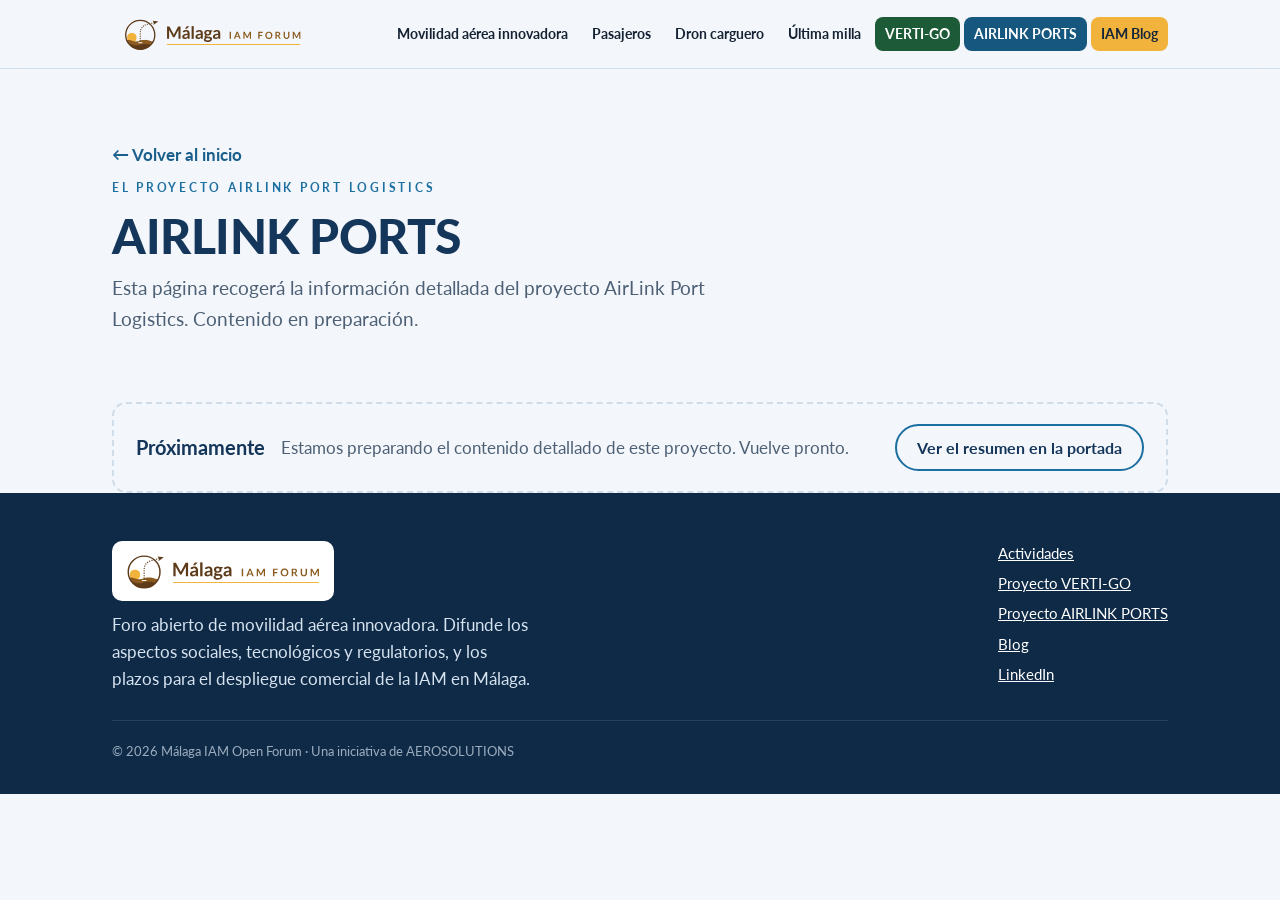
<file: airlink-ports/index.html>
<!doctype html>
<html lang="es">
<head>
<meta charset="utf-8">
<meta name="viewport" content="width=device-width, initial-scale=1, viewport-fit=cover">
<meta name="description" content="AirLink Port Logistics: red logística aérea no tripulada para los puertos españoles, presentada al programa Puertos 4.0.">
<link rel="canonical" href="https://malaga-iam.website/airlink-ports/">
<meta property="og:type" content="website">
<meta property="og:site_name" content="Málaga IAM Open Forum">
<meta property="og:title" content="AIRLINK PORTS · Málaga IAM Open Forum">
<meta property="og:description" content="AirLink Port Logistics: red logística aérea no tripulada para los puertos españoles.">
<meta property="og:url" content="https://malaga-iam.website/airlink-ports/">
<meta property="og:image" content="https://malaga-iam.website/img/hero.jpg">
<meta name="twitter:card" content="summary_large_image">
<link rel="icon" href="../img/logo-marron.svg" type="image/svg+xml">
<title>AIRLINK PORTS · Málaga IAM Open Forum</title>
<link rel="preconnect" href="https://fonts.googleapis.com">
<link rel="preconnect" href="https://fonts.gstatic.com" crossorigin>
<link rel="stylesheet" href="https://fonts.googleapis.com/css2?family=Lato:ital,wght@0,300;0,400;0,700;0,900;1,400&display=swap">
<link rel="stylesheet" href="../css/site.css">
</head>
<body class="theme-project theme-airlink">

<header class="top">
  <div class="wrap">
    <a class="brand" href="../" aria-label="Málaga IAM Open Forum, inicio"><img src="../img/logo-h-marron.svg" alt="Málaga IAM Forum"></a>
    <button class="menu-btn" id="menu-btn" aria-expanded="false" aria-controls="nav">Menú</button>
    <nav class="nav" id="nav" aria-label="Secciones">
      <a href="../#iam">Movilidad aérea innovadora</a>
      <a href="../transporte-pasajeros/">Pasajeros</a>
      <a href="../transporte-carga/">Dron carguero</a>
      <a href="../ultima-milla/">Última milla</a>
      <a href="../verti-go/" class="verti">VERTI-GO</a>
      <a href="../airlink-ports/" class="airlink" aria-current="page">AIRLINK PORTS</a>
      <a class="cta" href="../blog/">IAM Blog</a>
    </nav>
  </div>
</header>

<main id="inicio">
  <div class="wrap">
    <div class="page-head">
      <a class="back" href="../#airlink-ports">← Volver al inicio</a>
      <span class="eyebrow">El proyecto AIRLINK PORT LOGISTICS</span>
      <h1>AIRLINK PORTS</h1>
      <p class="lead">Esta página recogerá la información detallada del proyecto AirLink Port Logistics. Contenido en preparación.</p>
    </div>

    <div class="soon">
      <h3>Próximamente</h3>
      <p>Estamos preparando el contenido detallado de este proyecto. Vuelve pronto.</p>
      <a class="btn btn-line" href="../#airlink-ports">Ver el resumen en la portada</a>
    </div>
  </div>
</main>

<footer>
  <div class="wrap">
    <div class="foot-top">
      <div class="foot-brand">
        <div class="chip"><img src="../img/logo-h-marron.svg" alt="Málaga IAM Forum"></div>
        <p>Foro abierto de movilidad aérea innovadora. Difunde los aspectos sociales, tecnológicos y regulatorios, y los plazos para el despliegue comercial de la IAM en Málaga.</p>
      </div>
      <nav class="foot-links" aria-label="Enlaces">
        <a href="../actividades/">Actividades</a>
        <a href="../verti-go/">Proyecto VERTI-GO</a>
        <a href="./">Proyecto AIRLINK PORTS</a>
        <a href="../blog/">Blog</a>
        <a id="btn-linkedin" href="../blog/">LinkedIn</a>
      </nav>
    </div>
    <p class="copy">© 2026 Málaga IAM Open Forum · Una iniciativa de AEROSOLUTIONS</p>
  </div>
</footer>

<script src="../js/main.js"></script>

</body>
</html>
</file>
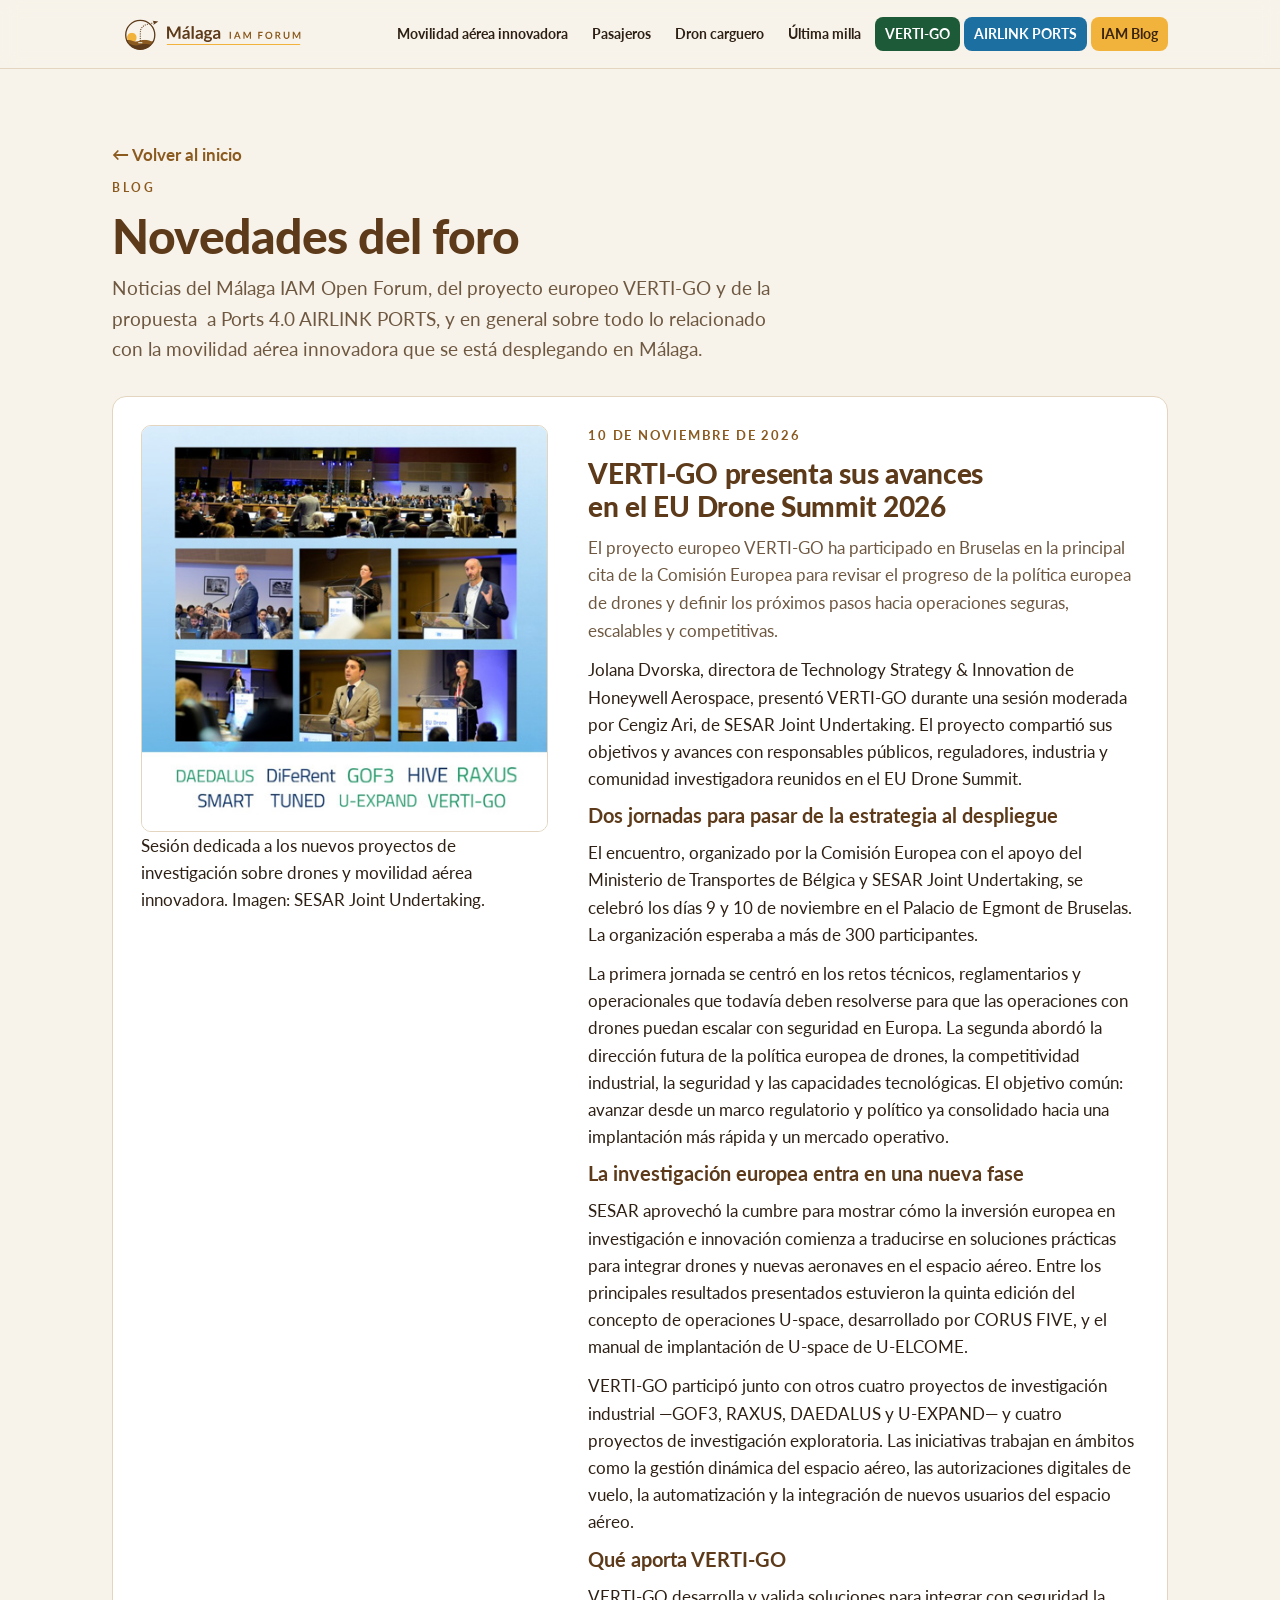
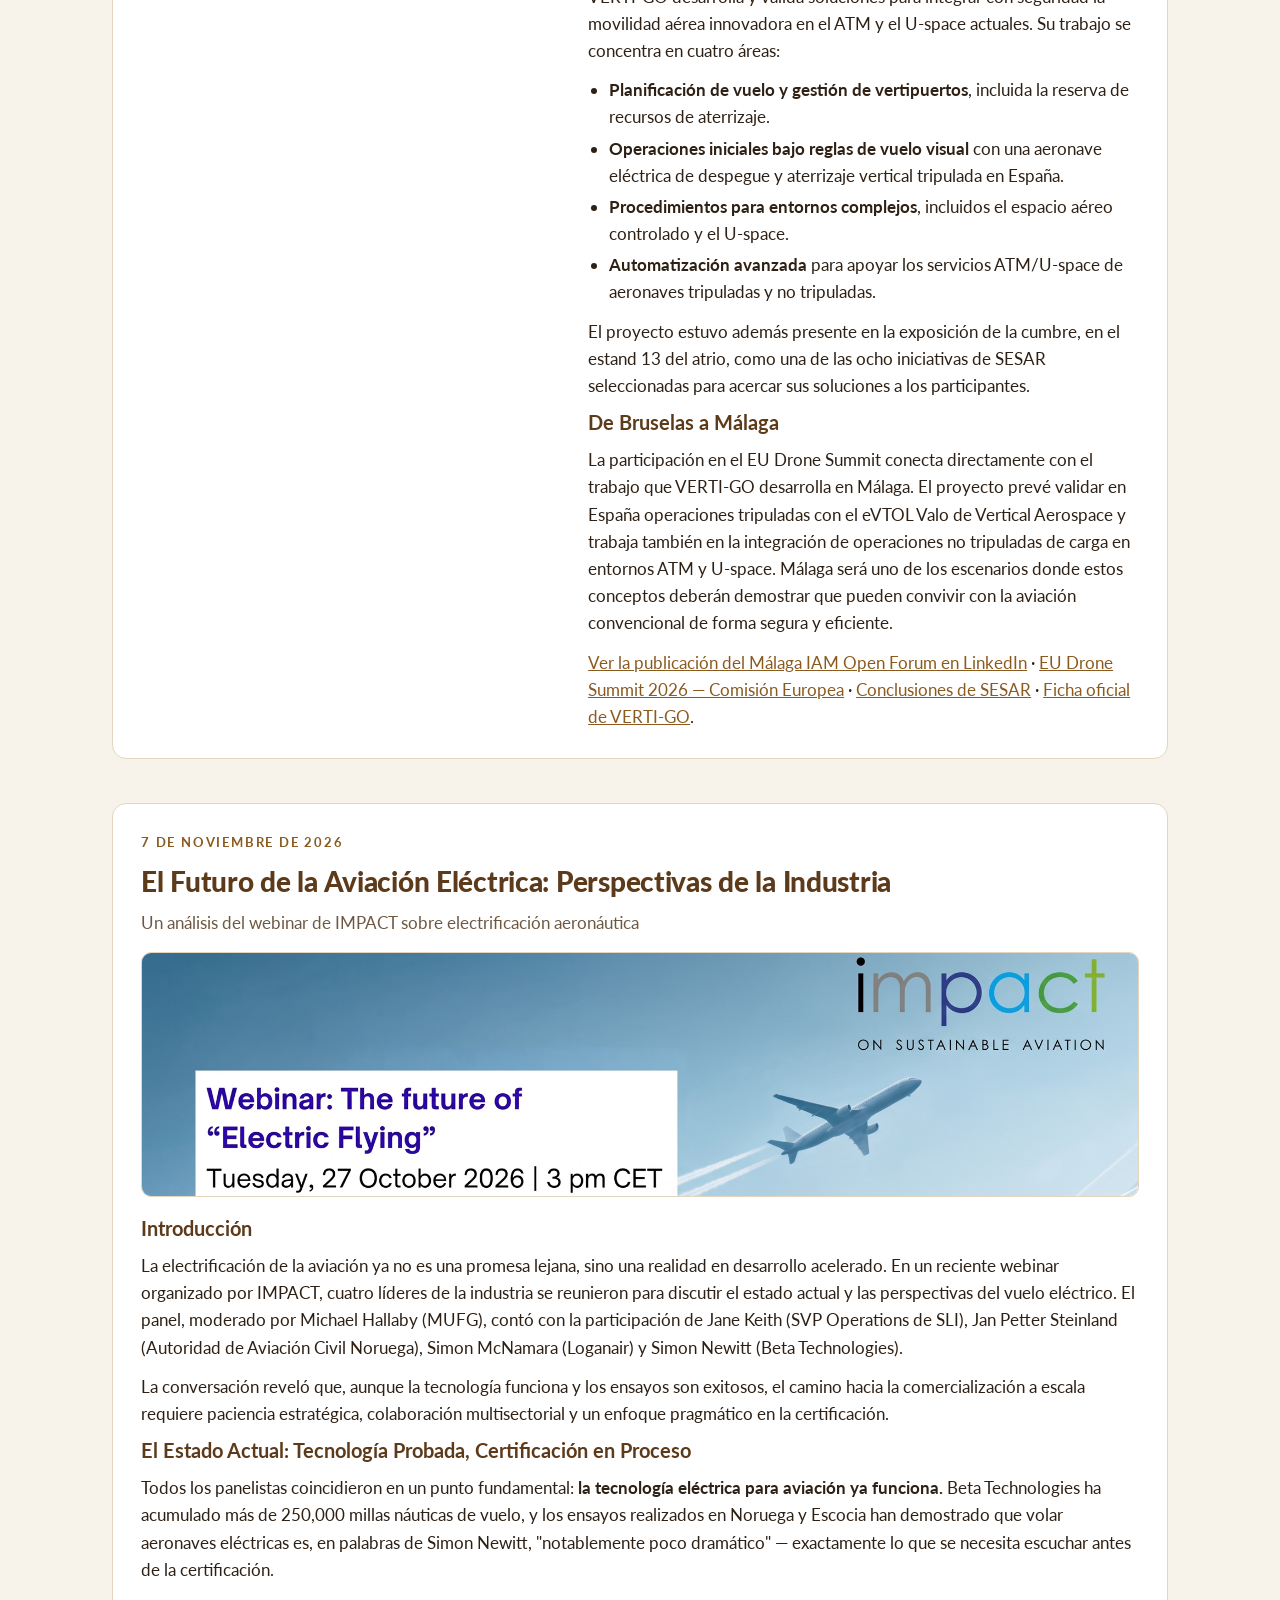
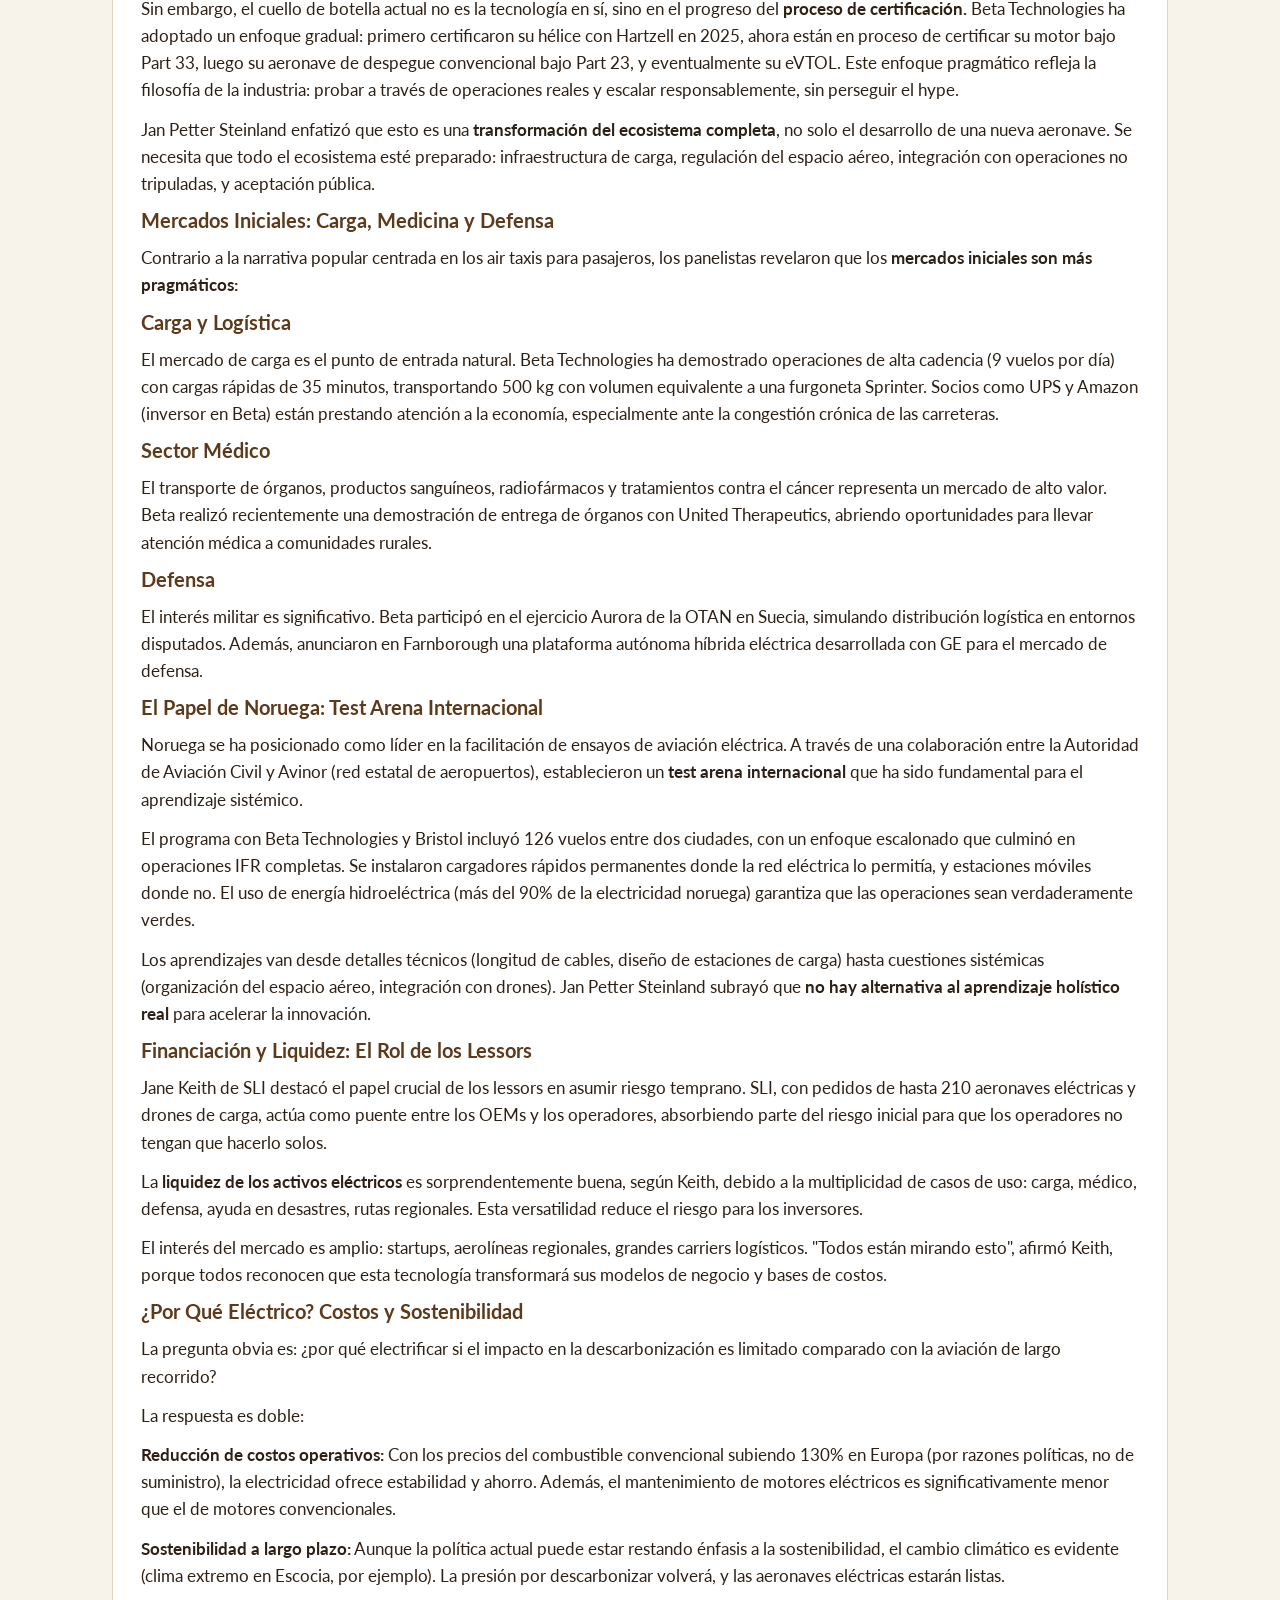
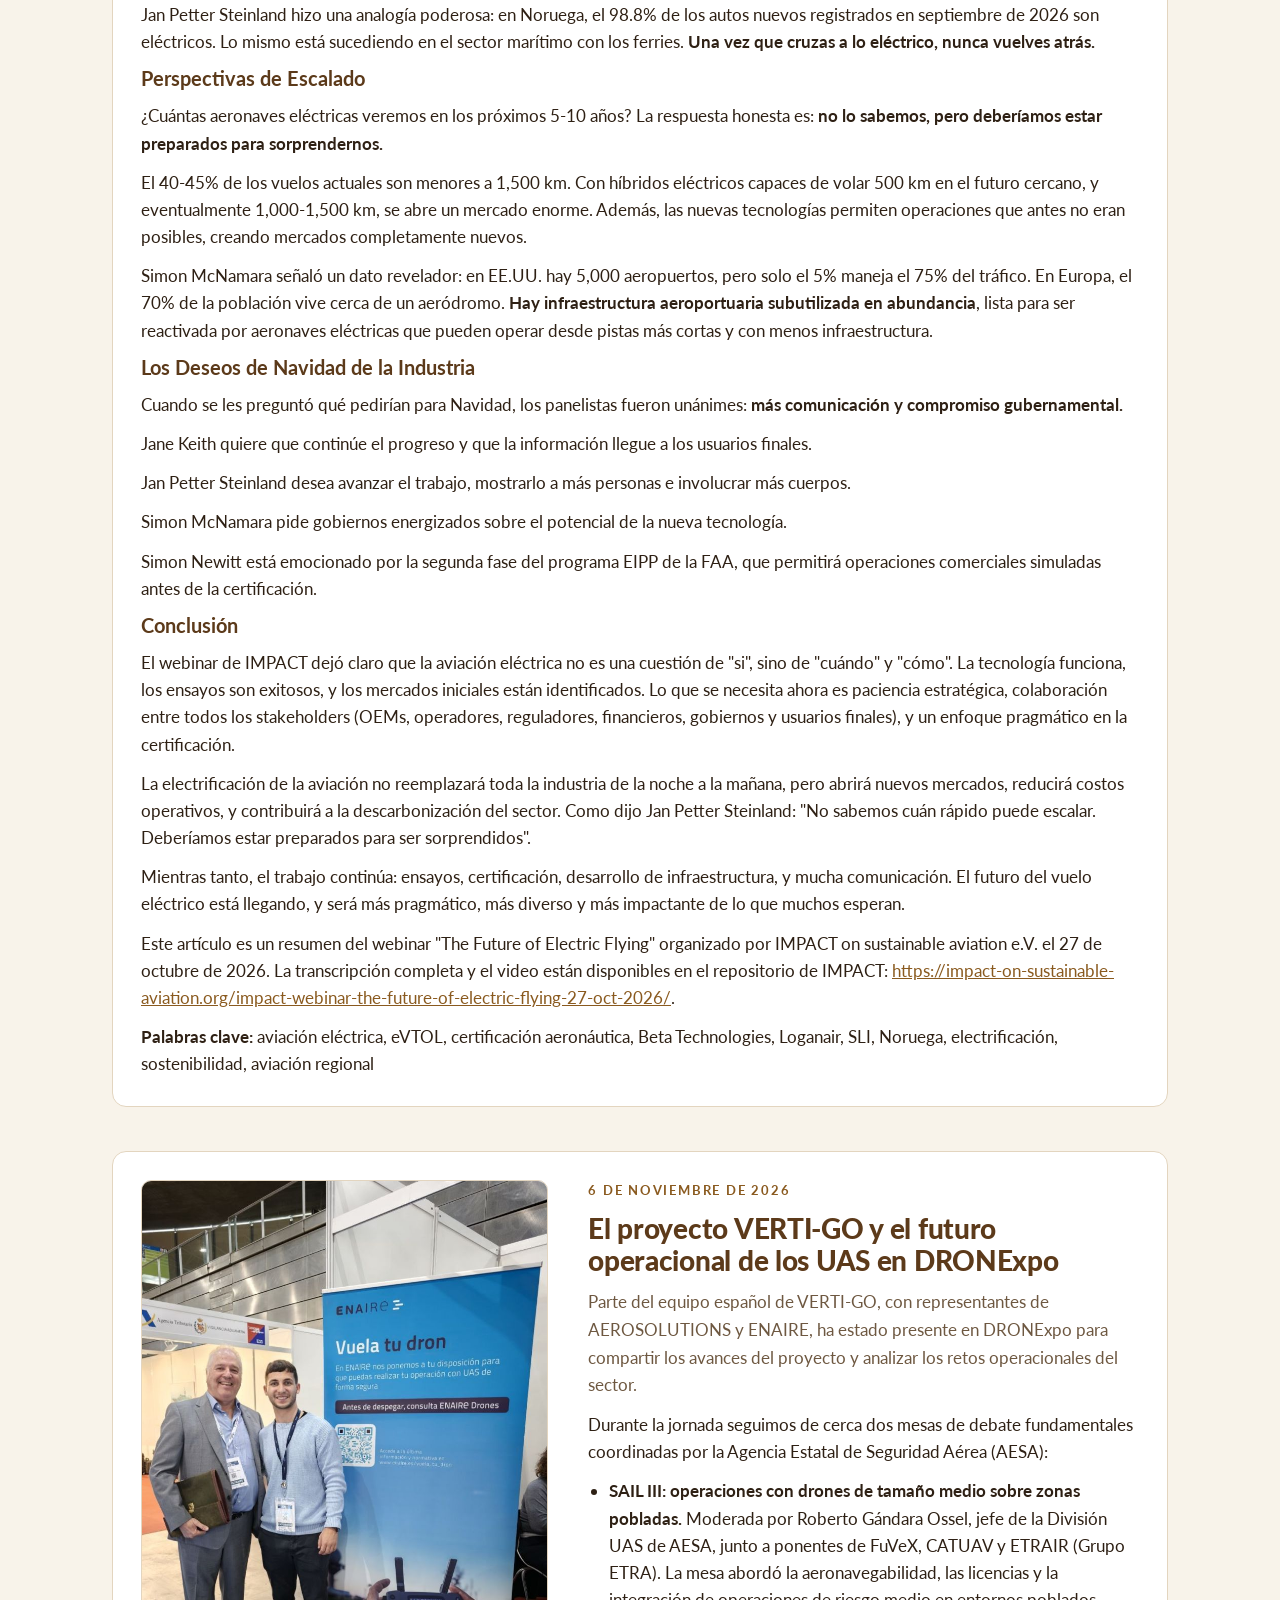
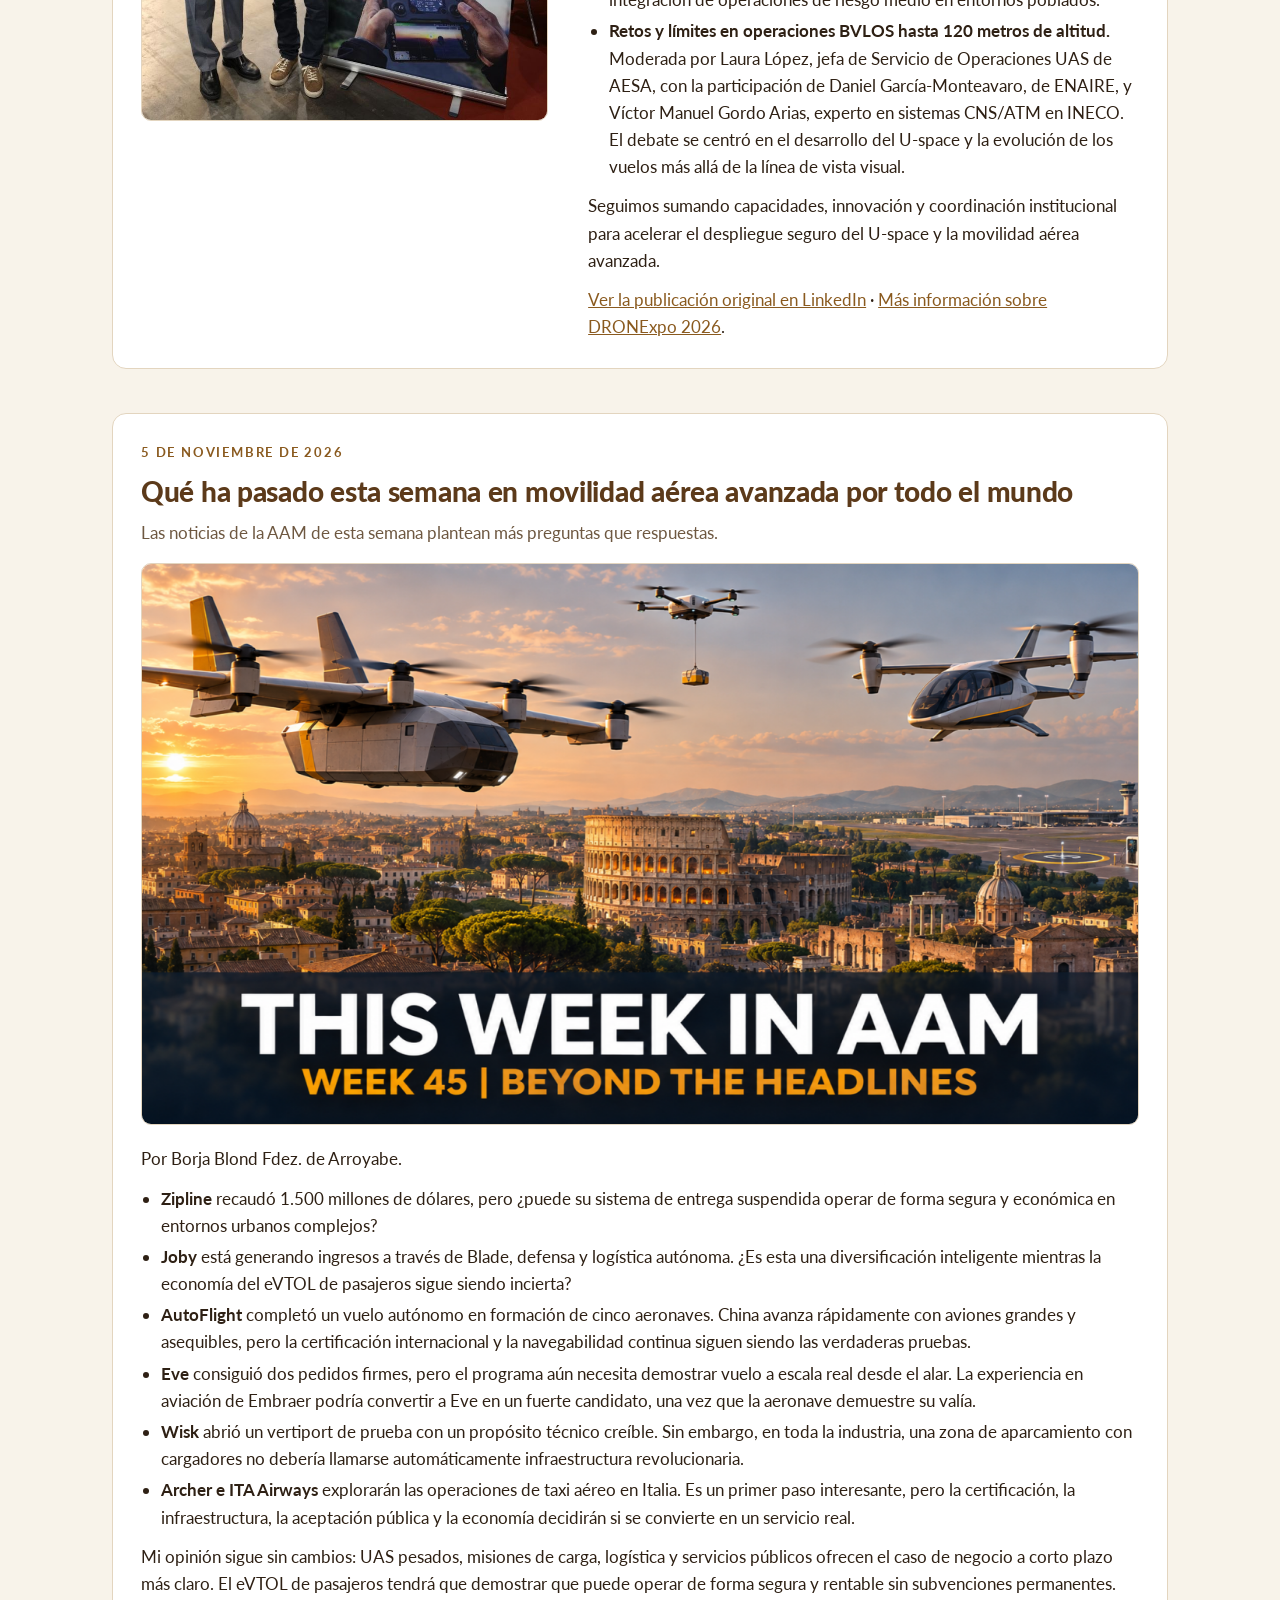
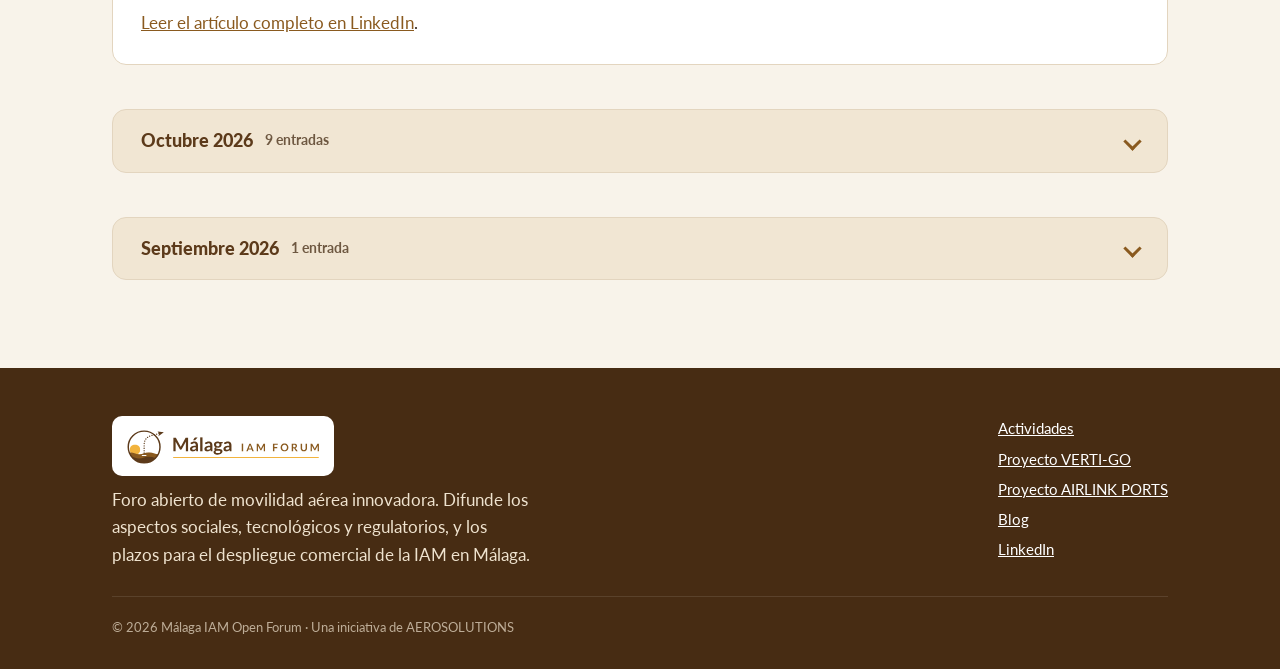
<file: blog/index.html>
<!doctype html>
<html lang="es"><head>
<meta charset="utf-8">
<meta name="viewport" content="width=device-width, initial-scale=1, viewport-fit=cover">
<meta name="description" content="Blog del Málaga IAM Open Forum: novedades del foro, del proyecto europeo VERTI-GO y de la movilidad aérea innovadora en Málaga.">
<link rel="canonical" href="https://malaga-iam.website/blog/">
<meta property="og:type" content="website">
<meta property="og:site_name" content="Málaga IAM Open Forum">
<meta property="og:title" content="Blog · Málaga IAM Open Forum">
<meta property="og:description" content="Novedades del foro, del proyecto europeo VERTI-GO y de la movilidad aérea innovadora en Málaga.">
<meta property="og:url" content="https://malaga-iam.website/blog/">
<meta property="og:image" content="https://malaga-iam.website/img/hero.jpg">
<meta name="twitter:card" content="summary_large_image">
<link rel="icon" href="../img/logo-marron.svg" type="image/svg+xml">
<title>Blog · Málaga IAM Open Forum</title>
<link rel="preconnect" href="https://fonts.googleapis.com">
<link rel="preconnect" href="https://fonts.gstatic.com" crossorigin="">
<link rel="stylesheet" href="https://fonts.googleapis.com/css2?family=Lato:ital,wght@0,300;0,400;0,700;0,900;1,400&amp;display=swap">
<link rel="stylesheet" href="../css/site.css">
</head>
<body>

<header class="top">
  <div class="wrap">
    <a class="brand" href="../" aria-label="Málaga IAM Open Forum, inicio"><img src="../img/logo-h-marron.svg" alt="Málaga IAM Forum"></a>
    <button class="menu-btn" id="menu-btn" aria-expanded="false" aria-controls="nav">Menú</button>
    <nav class="nav" id="nav" aria-label="Secciones">
      <a href="../#iam">Movilidad aérea innovadora</a>
      <a href="../transporte-pasajeros/">Pasajeros</a>
      <a href="../transporte-carga/">Dron carguero</a>
      <a href="../ultima-milla/">Última milla</a>
      <a href="../verti-go/" class="verti">VERTI-GO</a>
      <a href="../airlink-ports/" class="airlink">AIRLINK PORTS</a>
      <a class="cta" href="./" aria-current="page">IAM Blog</a>
    </nav>
  </div>
</header>

<main id="inicio">
  <div class="wrap">
    <div class="page-head">
      <a class="back" href="../">← Volver al inicio</a>
      <span class="eyebrow">Blog</span>
      <h1>Novedades del foro</h1>
      <p class="lead">Noticias del Málaga IAM Open Forum, del proyecto europeo VERTI-GO y de la propuesta&nbsp; a Ports 4.0 AIRLINK PORTS, y en general sobre todo lo relacionado con la movilidad aérea innovadora que se está desplegando en Málaga.</p>
    </div>
    <div class="entries">
      <article class="entry" id="verti-go-eu-drone-summit-2026">
        <figure>
          <img src="../img/eu-drone-summit-2026-verti-go.jpg" alt="Composición fotográfica oficial de SESAR sobre la sesión de nuevos proyectos de investigación en el EU Drone Summit 2026" loading="lazy">
          <figcaption>Sesión dedicada a los nuevos proyectos de investigación sobre drones y movilidad aérea innovadora. Imagen: SESAR Joint Undertaking.</figcaption>
        </figure>
        <div class="body">
          <time datetime="2026-11-10">10 de noviembre de 2026</time>
          <h2><a href="#verti-go-eu-drone-summit-2026">VERTI-GO presenta sus avances en el EU Drone Summit 2026</a></h2>
          <p class="lead">El proyecto europeo VERTI-GO ha participado en Bruselas en la principal cita de la Comisión Europea para revisar el progreso de la política europea de drones y definir los próximos pasos hacia operaciones seguras, escalables y competitivas.</p>

          <p>Jolana Dvorska, directora de Technology Strategy &amp; Innovation de Honeywell Aerospace, presentó VERTI-GO durante una sesión moderada por Cengiz Ari, de SESAR Joint Undertaking. El proyecto compartió sus objetivos y avances con responsables públicos, reguladores, industria y comunidad investigadora reunidos en el EU Drone Summit.</p>

          <h3>Dos jornadas para pasar de la estrategia al despliegue</h3>
          <p>El encuentro, organizado por la Comisión Europea con el apoyo del Ministerio de Transportes de Bélgica y SESAR Joint Undertaking, se celebró los días 9 y 10 de noviembre en el Palacio de Egmont de Bruselas. La organización esperaba a más de 300 participantes.</p>
          <p>La primera jornada se centró en los retos técnicos, reglamentarios y operacionales que todavía deben resolverse para que las operaciones con drones puedan escalar con seguridad en Europa. La segunda abordó la dirección futura de la política europea de drones, la competitividad industrial, la seguridad y las capacidades tecnológicas. El objetivo común: avanzar desde un marco regulatorio y político ya consolidado hacia una implantación más rápida y un mercado operativo.</p>

          <h3>La investigación europea entra en una nueva fase</h3>
          <p>SESAR aprovechó la cumbre para mostrar cómo la inversión europea en investigación e innovación comienza a traducirse en soluciones prácticas para integrar drones y nuevas aeronaves en el espacio aéreo. Entre los principales resultados presentados estuvieron la quinta edición del concepto de operaciones U-space, desarrollado por CORUS FIVE, y el manual de implantación de U-space de U-ELCOME.</p>
          <p>VERTI-GO participó junto con otros cuatro proyectos de investigación industrial —GOF3, RAXUS, DAEDALUS y U-EXPAND— y cuatro proyectos de investigación exploratoria. Las iniciativas trabajan en ámbitos como la gestión dinámica del espacio aéreo, las autorizaciones digitales de vuelo, la automatización y la integración de nuevos usuarios del espacio aéreo.</p>

          <h3>Qué aporta VERTI-GO</h3>
          <p>VERTI-GO desarrolla y valida soluciones para integrar con seguridad la movilidad aérea innovadora en el ATM y el U-space actuales. Su trabajo se concentra en cuatro áreas:</p>
          <ul>
            <li><strong>Planificación de vuelo y gestión de vertipuertos</strong>, incluida la reserva de recursos de aterrizaje.</li>
            <li><strong>Operaciones iniciales bajo reglas de vuelo visual</strong> con una aeronave eléctrica de despegue y aterrizaje vertical tripulada en España.</li>
            <li><strong>Procedimientos para entornos complejos</strong>, incluidos el espacio aéreo controlado y el U-space.</li>
            <li><strong>Automatización avanzada</strong> para apoyar los servicios ATM/U-space de aeronaves tripuladas y no tripuladas.</li>
          </ul>
          <p>El proyecto estuvo además presente en la exposición de la cumbre, en el estand 13 del atrio, como una de las ocho iniciativas de SESAR seleccionadas para acercar sus soluciones a los participantes.</p>

          <h3>De Bruselas a Málaga</h3>
          <p>La participación en el EU Drone Summit conecta directamente con el trabajo que VERTI-GO desarrolla en Málaga. El proyecto prevé validar en España operaciones tripuladas con el eVTOL Valo de Vertical Aerospace y trabaja también en la integración de operaciones no tripuladas de carga en entornos ATM y U-space. Málaga será uno de los escenarios donde estos conceptos deberán demostrar que pueden convivir con la aviación convencional de forma segura y eficiente.</p>

          <p><a href="https://www.linkedin.com/company/malaga-iam-open-forum" target="_blank" rel="noopener">Ver la publicación del Málaga IAM Open Forum en LinkedIn</a> · <a href="https://transport.ec.europa.eu/news-events/main-events/eu-drone-summit-2026_en" target="_blank" rel="noopener">EU Drone Summit 2026 — Comisión Europea</a> · <a href="https://sesar.eu/news/research-reality-sesar-showcases-europes-progress-drone-integration-eu-drone-summit" target="_blank" rel="noopener">Conclusiones de SESAR</a> · <a href="https://www.sesarju.eu/projects/VERTI-GO" target="_blank" rel="noopener">Ficha oficial de VERTI-GO</a>.</p>
        </div>
      </article>
      <article class="entry entry-wide" id="futuro-aviacion-electrica-perspectivas-industria">
        <div class="body">
          <time datetime="2026-11-07">7 de noviembre de 2026</time>
          <h2><a href="#futuro-aviacion-electrica-perspectivas-industria">El Futuro de la Aviación Eléctrica: Perspectivas de la Industria</a></h2>
          <p class="lead">Un análisis del webinar de IMPACT sobre electrificación aeronáutica</p>
          <figure><img src="../img/webinar-futuro-aviacion-electrica-2026.png" alt="Cartel del webinar The Future of Electric Flying de IMPACT on sustainable aviation" loading="lazy"></figure>

          <h3>Introducción</h3>
          <p>La electrificación de la aviación ya no es una promesa lejana, sino una realidad en desarrollo acelerado. En un reciente webinar organizado por IMPACT, cuatro líderes de la industria se reunieron para discutir el estado actual y las perspectivas del vuelo eléctrico. El panel, moderado por Michael Hallaby (MUFG), contó con la participación de Jane Keith (SVP Operations de SLI), Jan Petter Steinland (Autoridad de Aviación Civil Noruega), Simon McNamara (Loganair) y Simon Newitt (Beta Technologies).</p>
          <p>La conversación reveló que, aunque la tecnología funciona y los ensayos son exitosos, el camino hacia la comercialización a escala requiere paciencia estratégica, colaboración multisectorial y un enfoque pragmático en la certificación.</p>

          <h3>El Estado Actual: Tecnología Probada, Certificación en Proceso</h3>
          <p>Todos los panelistas coincidieron en un punto fundamental: <strong>la tecnología eléctrica para aviación ya funciona.</strong> Beta Technologies ha acumulado más de 250,000 millas náuticas de vuelo, y los ensayos realizados en Noruega y Escocia han demostrado que volar aeronaves eléctricas es, en palabras de Simon Newitt, "notablemente poco dramático" — exactamente lo que se necesita escuchar antes de la certificación.</p>
          <p>Sin embargo, el cuello de botella actual no es la tecnología en sí, sino en el progreso del&nbsp;<strong>proceso de certificación.</strong> Beta Technologies ha adoptado un enfoque gradual: primero certificaron su hélice con Hartzell en 2025, ahora están en proceso de certificar su motor bajo Part 33, luego su aeronave de despegue convencional bajo Part 23, y eventualmente su eVTOL. Este enfoque pragmático refleja la filosofía de la industria: probar a través de operaciones reales y escalar responsablemente, sin perseguir el hype.</p>
          <p>Jan Petter Steinland enfatizó que esto es una <strong>transformación del ecosistema completa</strong>, no solo el desarrollo de una nueva aeronave. Se necesita que todo el ecosistema esté preparado: infraestructura de carga, regulación del espacio aéreo, integración con operaciones no tripuladas, y aceptación pública.</p>

          <h3>Mercados Iniciales: Carga, Medicina y Defensa</h3>
          <p>Contrario a la narrativa popular centrada en los air taxis para pasajeros, los panelistas revelaron que los <strong>mercados iniciales son más pragmáticos:</strong></p>

          <h3>Carga y Logística</h3>
          <p>El mercado de carga es el punto de entrada natural. Beta Technologies ha demostrado operaciones de alta cadencia (9 vuelos por día) con cargas rápidas de 35 minutos, transportando 500 kg con volumen equivalente a una furgoneta Sprinter. Socios como UPS y Amazon (inversor en Beta) están prestando atención a la economía, especialmente ante la congestión crónica de las carreteras.</p>

          <h3>Sector Médico</h3>
          <p>El transporte de órganos, productos sanguíneos, radiofármacos y tratamientos contra el cáncer representa un mercado de alto valor. Beta realizó recientemente una demostración de entrega de órganos con United Therapeutics, abriendo oportunidades para llevar atención médica a comunidades rurales.</p>

          <h3>Defensa</h3>
          <p>El interés militar es significativo. Beta participó en el ejercicio Aurora de la OTAN en Suecia, simulando distribución logística en entornos disputados. Además, anunciaron en Farnborough una plataforma autónoma híbrida eléctrica desarrollada con GE para el mercado de defensa.</p>

          <h3>El Papel de Noruega: Test Arena Internacional</h3>
          <p>Noruega se ha posicionado como líder en la facilitación de ensayos de aviación eléctrica. A través de una colaboración entre la Autoridad de Aviación Civil y Avinor (red estatal de aeropuertos), establecieron un <strong>test arena internacional</strong> que ha sido fundamental para el aprendizaje sistémico.</p>
          <p>El programa con Beta Technologies y Bristol incluyó 126 vuelos entre dos ciudades, con un enfoque escalonado que culminó en operaciones IFR completas. Se instalaron cargadores rápidos permanentes donde la red eléctrica lo permitía, y estaciones móviles donde no. El uso de energía hidroeléctrica (más del 90% de la electricidad noruega) garantiza que las operaciones sean verdaderamente verdes.</p>
          <p>Los aprendizajes van desde detalles técnicos (longitud de cables, diseño de estaciones de carga) hasta cuestiones sistémicas (organización del espacio aéreo, integración con drones). Jan Petter Steinland subrayó que <strong>no hay alternativa al aprendizaje holístico real</strong> para acelerar la innovación.</p>

          <h3>Financiación y Liquidez: El Rol de los Lessors</h3>
          <p>Jane Keith de SLI destacó el papel crucial de los lessors en asumir riesgo temprano. SLI, con pedidos de hasta 210 aeronaves eléctricas y drones de carga, actúa como puente entre los OEMs y los operadores, absorbiendo parte del riesgo inicial para que los operadores no tengan que hacerlo solos.</p>
          <p>La <strong>liquidez de los activos eléctricos</strong> es sorprendentemente buena, según Keith, debido a la multiplicidad de casos de uso: carga, médico, defensa, ayuda en desastres, rutas regionales. Esta versatilidad reduce el riesgo para los inversores.</p>
          <p>El interés del mercado es amplio: startups, aerolíneas regionales, grandes carriers logísticos. "Todos están mirando esto", afirmó Keith, porque todos reconocen que esta tecnología transformará sus modelos de negocio y bases de costos.</p>

          <h3>¿Por Qué Eléctrico? Costos y Sostenibilidad</h3>
          <p>La pregunta obvia es: ¿por qué electrificar si el impacto en la descarbonización es limitado comparado con la aviación de largo recorrido?</p>
          <p>La respuesta es doble:</p>
          <p><strong>Reducción de costos operativos:</strong> Con los precios del combustible convencional subiendo 130% en Europa (por razones políticas, no de suministro), la electricidad ofrece estabilidad y ahorro. Además, el mantenimiento de motores eléctricos es significativamente menor que el de motores convencionales.</p>
          <p><strong>Sostenibilidad a largo plazo:</strong> Aunque la política actual puede estar restando énfasis a la sostenibilidad, el cambio climático es evidente (clima extremo en Escocia, por ejemplo). La presión por descarbonizar volverá, y las aeronaves eléctricas estarán listas.</p>
          <p>Jan Petter Steinland hizo una analogía poderosa: en Noruega, el 98.8% de los autos nuevos registrados en septiembre de 2026 son eléctricos. Lo mismo está sucediendo en el sector marítimo con los ferries. <strong>Una vez que cruzas a lo eléctrico, nunca vuelves atrás.</strong></p>

          <h3>Perspectivas de Escalado</h3>
          <p>¿Cuántas aeronaves eléctricas veremos en los próximos 5-10 años? La respuesta honesta es: <strong>no lo sabemos, pero deberíamos estar preparados para sorprendernos.</strong></p>
          <p>El 40-45% de los vuelos actuales son menores a 1,500 km. Con híbridos eléctricos capaces de volar 500 km en el futuro cercano, y eventualmente 1,000-1,500 km, se abre un mercado enorme. Además, las nuevas tecnologías permiten operaciones que antes no eran posibles, creando mercados completamente nuevos.</p>
          <p>Simon McNamara señaló un dato revelador: en EE.UU. hay 5,000 aeropuertos, pero solo el 5% maneja el 75% del tráfico. En Europa, el 70% de la población vive cerca de un aeródromo. <strong>Hay infraestructura aeroportuaria subutilizada en abundancia</strong>, lista para ser reactivada por aeronaves eléctricas que pueden operar desde pistas más cortas y con menos infraestructura.</p>

          <h3>Los Deseos de Navidad de la Industria</h3>
          <p>Cuando se les preguntó qué pedirían para Navidad, los panelistas fueron unánimes: <strong>más comunicación y compromiso gubernamental.</strong></p>
          <p>Jane Keith quiere que continúe el progreso y que la información llegue a los usuarios finales.</p>
          <p>Jan Petter Steinland desea avanzar el trabajo, mostrarlo a más personas e involucrar más cuerpos.</p>
          <p>Simon McNamara pide gobiernos energizados sobre el potencial de la nueva tecnología.</p>
          <p>Simon Newitt está emocionado por la segunda fase del programa EIPP de la FAA, que permitirá operaciones comerciales simuladas antes de la certificación.</p>

          <h3>Conclusión</h3>
          <p>El webinar de IMPACT dejó claro que la aviación eléctrica no es una cuestión de "si", sino de "cuándo" y "cómo". La tecnología funciona, los ensayos son exitosos, y los mercados iniciales están identificados. Lo que se necesita ahora es paciencia estratégica, colaboración entre todos los stakeholders (OEMs, operadores, reguladores, financieros, gobiernos y usuarios finales), y un enfoque pragmático en la certificación.</p>
          <p>La electrificación de la aviación no reemplazará toda la industria de la noche a la mañana, pero abrirá nuevos mercados, reducirá costos operativos, y contribuirá a la descarbonización del sector. Como dijo Jan Petter Steinland: "No sabemos cuán rápido puede escalar. Deberíamos estar preparados para ser sorprendidos".</p>
          <p>Mientras tanto, el trabajo continúa: ensayos, certificación, desarrollo de infraestructura, y mucha comunicación. El futuro del vuelo eléctrico está llegando, y será más pragmático, más diverso y más impactante de lo que muchos esperan.</p>
          <p>Este artículo es un resumen del webinar "The Future of Electric Flying" organizado por IMPACT on sustainable aviation e.V. el 27 de octubre de 2026. La transcripción completa y el video están disponibles en el repositorio de IMPACT: <a href="https://impact-on-sustainable-aviation.org/impact-webinar-the-future-of-electric-flying-27-oct-2026/" target="_blank" rel="noopener">https://impact-on-sustainable-aviation.org/impact-webinar-the-future-of-electric-flying-27-oct-2026/</a>.</p>
          <p><strong>Palabras clave:</strong> aviación eléctrica, eVTOL, certificación aeronáutica, Beta Technologies, Loganair, SLI, Noruega, electrificación, sostenibilidad, aviación regional</p>
        </div>
      </article>
      <article class="entry" id="verti-go-dronexpo-2026">
        <figure><img src="../img/verti-go-dronexpo-2026.jpg" alt="Dos representantes del equipo español de VERTI-GO, de AEROSOLUTIONS y ENAIRE, junto al expositor de ENAIRE en DRONExpo" loading="lazy"></figure>
        <div class="body">
          <time datetime="2026-11-06">6 de noviembre de 2026</time>
          <h2><a href="#verti-go-dronexpo-2026">El proyecto VERTI-GO y el futuro operacional de los UAS en DRONExpo</a></h2>
          <p class="lead">Parte del equipo español de VERTI-GO, con representantes de AEROSOLUTIONS y ENAIRE, ha estado presente en DRONExpo para compartir los avances del proyecto y analizar los retos operacionales del sector.</p>
          <p>Durante la jornada seguimos de cerca dos mesas de debate fundamentales coordinadas por la Agencia Estatal de Seguridad Aérea (AESA):</p>
          <ul>
            <li><strong>SAIL III: operaciones con drones de tamaño medio sobre zonas pobladas.</strong> Moderada por Roberto Gándara Ossel, jefe de la División UAS de AESA, junto a ponentes de FuVeX, CATUAV y ETRAIR (Grupo ETRA). La mesa abordó la aeronavegabilidad, las licencias y la integración de operaciones de riesgo medio en entornos poblados.</li>
            <li><strong>Retos y límites en operaciones BVLOS hasta 120 metros de altitud.</strong> Moderada por Laura López, jefa de Servicio de Operaciones UAS de AESA, con la participación de Daniel García-Monteavaro, de ENAIRE, y Víctor Manuel Gordo Arias, experto en sistemas CNS/ATM en INECO. El debate se centró en el desarrollo del U-space y la evolución de los vuelos más allá de la línea de vista visual.</li>
          </ul>
          <p>Seguimos sumando capacidades, innovación y coordinación institucional para acelerar el despliegue seguro del U-space y la movilidad aérea avanzada.</p>
          <p><a href="https://www.linkedin.com/feed/update/urn:li:activity:7524541969813925889/" target="_blank" rel="noopener">Ver la publicación original en LinkedIn</a> · <a href="https://www.dronexpo.es/" target="_blank" rel="noopener">Más información sobre DRONExpo 2026</a>.</p>
        </div>
      </article>
      <article class="entry entry-wide" id="weekly-news-aam-45-2026">
        <div class="body">
          <time datetime="2026-11-05">5 de noviembre de 2026</time>
          <h2><a href="#weekly-news-aam-45-2026">Qué ha pasado esta semana en movilidad aérea avanzada por todo el mundo</a></h2>
          <p class="lead">Las noticias de la AAM de esta semana plantean más preguntas que respuestas.</p>
          <figure><img src="../img/post101.png" alt="Composición ilustrativa sobre movilidad aérea avanzada con aeronaves eVTOL y drones sobre Roma" loading="lazy"></figure>
          <p>Por Borja Blond Fdez. de Arroyabe.</p>
          <ul>
            <li><strong>Zipline</strong> recaudó 1.500 millones de dólares, pero ¿puede su sistema de entrega suspendida operar de forma segura y económica en entornos urbanos complejos?</li>
            <li><strong>Joby</strong> está generando ingresos a través de Blade, defensa y logística autónoma. ¿Es esta una diversificación inteligente mientras la economía del eVTOL de pasajeros sigue siendo incierta?</li>
            <li><strong>AutoFlight</strong> completó un vuelo autónomo en formación de cinco aeronaves. China avanza rápidamente con aviones grandes y asequibles, pero la certificación internacional y la navegabilidad continua siguen siendo las verdaderas pruebas.</li>
            <li><strong>Eve</strong> consiguió dos pedidos firmes, pero el programa aún necesita demostrar vuelo a escala real desde el alar. La experiencia en aviación de Embraer podría convertir a Eve en un fuerte candidato, una vez que la aeronave demuestre su valía.</li>
            <li><strong>Wisk</strong> abrió un vertiport de prueba con un propósito técnico creíble. Sin embargo, en toda la industria, una zona de aparcamiento con cargadores no debería llamarse automáticamente infraestructura revolucionaria.</li>
            <li><strong>Archer e ITA Airways</strong> explorarán las operaciones de taxi aéreo en Italia. Es un primer paso interesante, pero la certificación, la infraestructura, la aceptación pública y la economía decidirán si se convierte en un servicio real.</li>
          </ul>
          <p>Mi opinión sigue sin cambios: UAS pesados, misiones de carga, logística y servicios públicos ofrecen el caso de negocio a corto plazo más claro. El eVTOL de pasajeros tendrá que demostrar que puede operar de forma segura y rentable sin subvenciones permanentes.</p>
          <p><a href="https://www.linkedin.com/pulse/week-aam-capital-moving-aircraft-flyingbut-business-borja-xzxbe/" target="_blank" rel="noopener">Leer el artículo completo en LinkedIn</a>.</p>
        </div>
      </article>
      <details class="month" id="mes-2026-10">
        <summary><span class="month-name">Octubre 2026</span><span class="month-count">9 entradas</span></summary>
        <div class="entries">
        <article class="entry" id="easa-iam-forum-2026-dia-1">
          <figure><img src="../img/easa-iam-forum-2026-dia1-equipo-verti-go.jpg" alt="Tres miembros del equipo de VERTI-GO junto al cartel de los 20 años de EASA en la sede de la agencia en Colonia, durante el IAM Implementation Forum" loading="lazy"></figure>
          <div class="body">
            <time datetime="2026-10-27">27 de octubre de 2026</time>
            <h2><a href="#easa-iam-forum-2026-dia-1">El equipo de VERTI-GO, en el IAM Implementation Forum de EASA</a></h2>
            <p class="lead">Miembros del equipo de VERTI-GO hemos estado hoy en Colonia, en la primera jornada del EASA Innovative Air Mobility Implementation Forum 2026, en la sede de la Agencia de la Unión Europea para la Seguridad Aérea.</p>
            <p>Bajo el lema <span lang="en">«From rules to reality»</span>, el primer día ha repasado cómo pasar del marco regulatorio a operaciones reales: dónde está Europa, qué tiene que pasar en los próximos cinco años para escalar la movilidad aérea innovadora, las operaciones BVLOS, la visibilidad de todos los usuarios del espacio aéreo y el marco de certificación de los eVTOL. En el panel de apertura participó Odys Aviation, fabricante del dron de carga Laila y socio de VERTI-GO.</p>
            <p>Mañana, miércoles 28 de octubre, el foro continúa con estas sesiones:</p>
            <ul>
              <li><strong>09:00 · Apertura de la jornada</strong>, con Daan Dousi, jefe del departamento de IAM de EASA, y presentación del <strong>IAM Hub</strong> de EASA.</li>
              <li><strong>09:30 · Panel: del concepto a la autorización para despegar.</strong> Operadores y autoridades locales (Hamburg Aviation, Ayuntamiento de Dublín y Helicus) hablan de cómo poner en marcha los primeros servicios.</li>
              <li><strong>10:45 · Stream VTOL: de los primeros vuelos a las primeras operaciones</strong>, con ADAC Luftrettung, Urban V, Eve Air Mobility y Vertical Aerospace, fabricante del eVTOL Valo y socio de VERTI-GO. En paralelo, talleres sobre la certificación de proveedores U-space y las operaciones en alta mar.</li>
              <li><strong>13:00 · Contribución de la industria a la certificación eVTOL</strong> (EUROCAE, Ascendance, ASD), simplificación del U-space con EUROCONTROL y ensayos de UAS con la participación de Antidio Viguria (CATEC), moderador de uno de los paneles del Málaga IAM Open Forum.</li>
              <li><strong>14:00 · I+D para la entrada en servicio de los eVTOL</strong> (Leonardo, Politecnico di Milano, DLR y NLR) y <strong>armonización técnica del U-space</strong>, con Frequentis y EUROCONTROL, también socios de VERTI-GO.</li>
              <li><strong>15:30 · Cultura de seguridad compartida</strong> en la comunidad de la movilidad aérea innovadora.</li>
              <li><strong>16:15 · Más allá del piloto remoto:</strong> diseñar drones con alta automatización, con Amazon Prime Air, RigiTech, LBA y Pipistrel.</li>
              <li><strong>17:15 · Clausura</strong>, a cargo de Thibauld Jongen, director de Certificación de EASA.</li>
            </ul>
            <p><a href="https://www.easa.europa.eu/en/newsroom-and-events/events/innovative-air-mobility-implementation-forum" target="_blank" rel="noopener">Ver la agenda completa en la web de EASA</a>.</p>
          </div>
        </article>
        <article class="entry" id="easa-iam-implementation-forum-2026">
          <figure><img src="../img/easa-iam-forum-2026-banner.jpg" alt="Cartel oficial del EASA Innovative Air Mobility Implementation Forum: Colonia, sede de EASA, 27 y 28 de octubre de 2026" loading="lazy"></figure>
          <div class="body">
            <time datetime="2026-10-26">26 de octubre de 2026</time>
            <h2><a href="#easa-iam-implementation-forum-2026">Seguimos el IAM Implementation Forum de EASA</a></h2>
            <p class="lead">Mañana arranca en Colonia el EASA Innovative Air Mobility Implementation Forum 2026, con el lema <span lang="en">«From rules to reality: accelerating Innovative Air Mobility in Europe»</span>. Lo seguiremos con especial atención al stream de eVTOL.</p>
            <p>Esto es lo que trae la primera jornada, el martes 27 de octubre:</p>
            <ul>
              <li><strong>09:35 · Apertura.</strong> Florian Guillermet, director ejecutivo de EASA, abre el foro hablando de la siguiente fase de la movilidad aérea innovadora en Europa.</li>
              <li><strong>09:55 · Panel: del marco regulatorio a la realidad operativa.</strong> Participan la Comisión Europea, el Ministerio de Transporte alemán, EUROCONTROL, FuVeX y Odys Aviation, socio de VERTI-GO.</li>
              <li><strong>11:00 · Panel: qué tiene que pasar en los próximos 5 años para escalar la IAM en Europa</strong>, con Vega Vertical Gateway, la Irish Aviation Authority, ERC System, STRADAai y Urban Ray.</li>
              <li><strong>13:00 · Taller: ampliar las operaciones BVLOS</strong> mientras se despliega el U-space, con la participación de AESA.</li>
              <li><strong>14:15 · Debate sobre la conspicuidad:</strong> cómo hacer visibles a todos los usuarios del espacio aéreo para que «lo que se ve, se pueda evitar».</li>
              <li><strong>15:45 · Stream VTOL: marco de certificación eVTOL.</strong> Volker Arnsmeier, Oswaldo López Blas y José Martín Sanz, de EASA, presentan el estado de la RMT.230, los medios de cumplimiento de la SC-VTOL y la aprobación de condiciones de vuelo para el permiso de vuelo. Es una sesión clave para entender el camino hacia la entrada en servicio de los eVTOL.</li>
            </ul>
            <p>El miércoles el stream eVTOL continúa con paneles sobre primeras operaciones y vertipuertos, la contribución de la industria a la certificación y la I+D necesaria para la entrada en servicio.</p>
            <p>En los próximos días compartiremos las principales conclusiones. <a href="https://www.easa.europa.eu/en/newsroom-and-events/events/innovative-air-mobility-implementation-forum" target="_blank" rel="noopener">Ver la agenda completa en la web de EASA</a>.</p>
          </div>
        </article>
        <article class="entry" id="primer-malaga-iam-open-forum">
          <figure><img src="../img/open-forum-malaga-2026-10-22.jpg" alt="Público en el auditorio de The Green Ray durante la presentación del proyecto VERTI-GO en el primer Málaga IAM Open Forum" loading="lazy"></figure>
          <div class="body">
            <time datetime="2026-10-22">22 de octubre de 2026</time>
            <h2><a href="#primer-malaga-iam-open-forum">Así fue el primer Málaga IAM Open Forum</a></h2>
            <p class="lead">La tarde del jueves 22 de octubre, el auditorio de The Green Ray (Link by UMA-ATech, Universidad de Málaga) acogió el primer encuentro abierto del foro y la presentación pública del proyecto europeo VERTI-GO.</p>
            <p>Tras la bienvenida del Ayuntamiento de Málaga y de la Universidad de Málaga, el programa recorrió las dos caras de la movilidad aérea innovadora que llegará a Málaga:</p>
            <ul>
              <li><strong>El proyecto VERTI-GO</strong>, sus dos soluciones y los casos de uso previstos en Andalucía.</li>
              <li><strong>VALO</strong>, el eVTOL eléctrico pilotado de Vertical Aerospace: aspectos técnicos, certificación y puesta en servicio.</li>
              <li><strong>LAILA</strong>, el dron de carga de Odys Aviation: características, utilidad y entrada en servicio.</li>
              <li><strong>Panel «Movilidad aérea urbana»</strong>, sobre los retos para que los primeros taxis aéreos con pasajeros lleguen a nuestras ciudades.</li>
              <li><strong>Panel «Logística aérea con drones»</strong>, sobre las barreras normativas y las expectativas de las operaciones comerciales.</li>
            </ul>
            <p>Gracias a los ponentes, a los moderadores y a todas las personas que se acercaron a The Green Ray. Este ha sido el primero de una serie de encuentros: iremos anunciando aquí los siguientes. <a href="../actividades/#evento-1">Ver el programa completo</a>.</p>
          </div>
        </article>
        <article class="entry" id="primera-reunion-iab-verti-go">
          <figure>
            <img src="../img/iab-verti-go-malaga-1.jpg" alt="Miembros del Institutional Advisory Board de VERTI-GO siguen una presentación en The Green Ray, Universidad de Málaga" loading="lazy">
            <div class="thumbs">
              <img src="../img/iab-verti-go-malaga-2.jpg" alt="Presentación del eVTOL Valo ante los miembros del IAB" loading="lazy">
              <img src="../img/iab-verti-go-malaga-3.jpg" alt="Un miembro del IAB interviene durante el foro abierto con el consorcio" loading="lazy">
            </div>
          </figure>
          <div class="body">
            <time datetime="2026-10-22">22 de octubre de 2026</time>
            <h2><a href="#primera-reunion-iab-verti-go">Primera reunión del Consejo Asesor Institucional de <span style="white-space:nowrap">VERTI-GO</span></a></h2>
            <p class="lead">Málaga ha acogido la primera reunión presencial del Institutional Advisory Board (IAB) de VERTI-GO, el proyecto europeo que prepara la integración de los eVTOL tripulados y los grandes drones de carga en el espacio aéreo.</p>
            <p>Un Consejo Asesor de 41 miembros de 21 instituciones (autoridades y organismos públicos, industria, universidades y asociaciones profesionales) se reunió en The Green Ray (Link by UMA-ATech, Universidad de Málaga) para conocer el proyecto y ayudar al consorcio a orientar los próximos pasos.</p>
            <p>Durante la mañana se presentaron:</p>
            <ul>
              <li><strong>El proyecto y el consorcio</strong>, a cargo de Honeywell, coordinador de VERTI-GO.</li>
              <li><strong>La Solución 1</strong>, con ITG: arquitectura de datos, plan de vuelo basado en trayectoria (tipo FF-ICE) y aseguramiento de los recursos de aterrizaje.</li>
              <li><strong>Los casos de uso</strong> de eVTOL y drones de carga y sus principales retos operativos, por Aerosolutions.</li>
              <li><strong>VALO</strong>, el primer proyecto europeo de eVTOL tripulado para pasajeros, de la mano de Vertical Aerospace.</li>
              <li><strong>LAILA</strong>, el dron de carga híbrido de largo alcance de Odys Aviation, y sus operaciones previstas en Europa en SAIL III/IV.</li>
              <li><strong>Dos mesas redondas</strong>, con autoridades (coordinada por AENA) y con la industria (coordinada por ENAIRE), y un foro abierto entre el consorcio y los miembros del IAB.</li>
            </ul>
            <p>Los vuelos de validación de VERTI-GO están previstos para 2028 en Andalucía.</p>
            <p>Gracias a todos los miembros del IAB por su tiempo y sus aportaciones, y a la Universidad de Málaga por acogernos.</p>
          </div>
        </article>
        <article class="entry" id="consorcio-verti-go-malaga-dia-2">
          <figure><img src="../img/reunion-socios-malaga-dia2.jpg" alt="Socios del consorcio VERTI-GO trabajando con sus portátiles alrededor de una mesa durante la segunda jornada en Málaga" loading="lazy"></figure>
          <div class="body">
            <time datetime="2026-10-21">21 de octubre de 2026</time>
            <h2><a href="#consorcio-verti-go-malaga-dia-2"><span style="white-space:nowrap">VERTI-GO</span>, día 2 en Málaga: de las ideas al plan de validación</a></h2>
            <p class="lead">Los socios del proyecto siguieron trabajando cara a cara en Málaga en una segunda jornada intensa y muy práctica.</p>
            <p>Por la mañana, los equipos de la Solución 1 y la Solución 2 trabajaron por separado:</p>
            <ul>
              <li><strong>Plan de validación:</strong> para cada ejercicio se definieron sus objetivos, indicadores (KPI), calendario, limitaciones e hipótesis, y su aportación a los facilitadores comunes.</li>
              <li><strong>OSED:</strong> se debatió la descripción de los servicios y el entorno operativo para acordar los casos de uso y el método operativo de cada uno.</li>
            </ul>
            <p>Por la tarde, los dos grupos trabajaron juntos:</p>
            <ul>
              <li><strong>Taller de planificación de vuelos:</strong> procesamiento de planes de vuelo y compartición de trayectorias.</li>
              <li><strong>Conclusiones:</strong> los responsables de cada solución presentaron el plan de validación acordado y la coordinación cerró la reunión con los próximos pasos.</li>
            </ul>
            <p>Un paso más para que la movilidad aérea innovadora sea una realidad en Europa, y también en Málaga.</p>
          </div>
        </article>
        <article class="entry" id="reunion-consorcio-verti-go-malaga">
          <figure><img src="../img/reunion-socios-malaga-dia1.jpg" alt="Socios del consorcio VERTI-GO reunidos alrededor de una mesa en U durante la primera jornada de trabajo en Málaga" loading="lazy"></figure>
          <div class="body">
            <time datetime="2026-10-20">20 de octubre de 2026</time>
            <h2><a href="#reunion-consorcio-verti-go-malaga">El consorcio <span style="white-space:nowrap">VERTI-GO</span> se reúne en Málaga</a></h2>
            <p class="lead">Los socios del proyecto han empezado hoy en Málaga una reunión de trabajo presencial, la semana en que se celebra el primer Málaga IAM Forum.</p>
            <p>Durante la primera jornada, los equipos de las dos soluciones del proyecto trabajaron juntos durante todo el día. Por la mañana se repasó la marcha de VERTI-GO y se fijaron los objetivos de la reunión:</p>
            <ul>
              <li><strong>Avance del proyecto:</strong> situación actual y trabajo de normalización y regulación.</li>
              <li><strong>Los próximos seis meses:</strong> tareas, hitos, entregables y comunicación, y lo que se espera de la versión inicial del plan de validación.</li>
              <li><strong>Las dos soluciones, a examen:</strong> la Solución 1 (operaciones tripuladas en VFR con el eVTOL Valo) y la Solución 2 (integración en el ATM y el U-space en IFR, con el dron de carga Laila) presentaron el estado de su concepto de operaciones, sus especificaciones técnicas y su plan de validación, con los logros alcanzados y lo que falta para la versión inicial.</li>
            </ul>
            <p>Por la tarde, la reunión se centró en tres piezas comunes a ambas soluciones:</p>
            <ul>
              <li><strong>Gestión de recursos de aterrizaje:</strong> cómo reservar vertipuertos y lugares de aterrizaje de contingencia.</li>
              <li><strong>Planificación de vuelo:</strong> el estado del concepto y cómo lo usará cada solución.</li>
              <li><strong>Arquitectura del sistema y habilitadores:</strong> qué elementos son comunes, cuáles específicos de cada solución y cómo alinearlos.</li>
            </ul>
            <p>El jueves 22 de octubre, el proyecto se presentó en público en el primer Málaga IAM Forum. <a href="../actividades/#evento-1">Ver el programa del foro</a>.</p>
          </div>
        </article>
        <article class="entry" id="verti-go-del-concepto-a-vuelos-reales">
          <figure><a href="../docs/VERTI-GO-folleto-ES.pdf" aria-label="Abrir el folleto de VERTI-GO en PDF"><img src="../img/folleto-1.jpg" alt="Primera página del folleto del proyecto VERTI-GO" loading="lazy"></a></figure>
          <div class="body">
            <time datetime="2026-10-06">6 de octubre de 2026</time>
            <h2><a href="#verti-go-del-concepto-a-vuelos-reales">VERTI-GO: llevar la movilidad aérea innovadora del concepto a vuelos reales en Europa</a></h2>
            <p class="lead">Más allá de certificar nuevas aeronaves y construir vertipuertos, queda un reto clave: integrarlas con seguridad en el ATM y el U-space actuales.</p>
            <p>Ese es el reto que asume VERTI-GO (Vertical Operations ready to GO), una Acción de Innovación de Horizonte Europa / SESAR 3 de 36 meses (junio 2026 – mayo 2029), coordinada por Honeywell, con unos 5 millones de euros de financiación europea y 11 socios más 3 entidades afiliadas.</p>
            <p><strong>Solución 1 · Operaciones IAM tripuladas bajo VFR (TRL 4 → 7).</strong> Planificación de vuelo digital, reserva de vertipuertos y de lugares de aterrizaje de contingencia, y automatización ATC/FIS, que culminan en vuelos de demostración reales en España con el eVTOL Valo de Vertical Aerospace entre Málaga y Marbella (helipuerto de Puerto Banús).</p>
            <p><strong>Solución 2 · Ecosistema ATM y U-space para la IAM bajo IFR.</strong> Operaciones de carga pilotadas a distancia SAIL III–IV con el Odys Laila en el corredor Almería–Málaga, acceso al U-space en espacio aéreo controlado, el concepto de torre remota digital y la integración de la IAM en espacios aéreos terminales complejos, validada mediante simulaciones de la TMA de Londres.</p>
            <p>Cinco resultados principales:</p>
            <ul>
              <li>Un marco de planificación de vuelo para la IAM (tipo FF-ICE).</li>
              <li>Un marco de reserva de vertipuertos y lugares de aterrizaje de contingencia.</li>
              <li>Procedimientos operativos para seis entornos, desde VFR no controlado hasta IFR en espacio aéreo controlado complejo.</li>
              <li>Servicios ATM/U-space para la IAM en espacio aéreo de baja altitud.</li>
              <li>Automatización avanzada de cabina y de estación de control en tierra.</li>
            </ul>
            <p>Hoja de ruta: conceptos en 2026–27, simulaciones conectadas y ensayos SAIL IV en 2028, y vuelos de prueba del Valo en 2028–29.</p>
            <div class="btns">
              <a class="btn btn-sun" href="../docs/VERTI-GO-folleto-ES.pdf" download="" type="application/pdf">Descargar el folleto (PDF, 670 KB)</a>
              <a class="btn btn-line" href="../docs/VERTI-GO-brochure-EN.pdf" download="" type="application/pdf" hreflang="en" lang="en">English version (PDF)</a>
            </div>
          </div>
        </article>
        <article class="entry" id="ponentes-primer-malaga-iam-forum">
          <figure><img src="../img/post-ponentes.jpg" alt="Cartel con los ponentes del primer Málaga IAM Forum" loading="lazy"></figure>
          <div class="body">
            <time datetime="2026-10-05">5 de octubre de 2026</time>
            <h2><a href="#ponentes-primer-malaga-iam-forum">Estos son los ponentes del primer Málaga IAM Forum</a></h2>
            <p class="lead">Fabricantes, operadores de infraestructura, administraciones y centros de investigación hablarán de cómo hacer realidad la movilidad aérea innovadora.</p>
            <p>Abren el encuentro Alicia Izquierdo García (Ayuntamiento de Málaga) y Juan Carlos Rubio Romero (Vicerrector de la Universidad de Málaga). Carmen González (ITG) presentará el proyecto VERTI-GO, Martin Jakes (Vertical Aerospace) el eVTOL Valo y Patrick Buckles (Odys Aviation) el dron de carga Laila.</p>
            <p>El panel «Movilidad aérea urbana», moderado por Antonio Mota Sandoval (AEROSOLUTIONS), contará con Pablo López Loeches (AENA), José Ignacio Rodríguez Modroño (BLUENEST) y Elisa Heras Sevilla (ACS-Iridium).</p>
            <p>El panel «Logística aérea con drones», moderado por Antidio Viguria (CATEC), contará con David González Campos (Torre de Málaga · ENAIRE), Eduardo Torres Pinilla (Ayuntamiento de Madrid) y Víctor Gordo Arias (INECO).</p>
            <p>El encuentro terminará con las conclusiones y el cierre. <a href="../actividades/#evento-1">Ver la agenda completa</a>.</p>
          </div>
        </article>
        <article class="entry" id="que-es-el-malaga-iam-forum">
          <figure><img src="../img/post-corredores.jpg" alt="Mapa de los dos corredores de VERTI-GO en Andalucía" loading="lazy"></figure>
          <div class="body">
            <time datetime="2026-10-05">5 de octubre de 2026</time>
            <h2><a href="#que-es-el-malaga-iam-forum">¿Qué es el Málaga IAM Forum?</a></h2>
            <p class="lead">Un espacio abierto y permanente para difundir los avances de la movilidad aérea innovadora: tecnología, regulación, aceptación social y plazos realistas.</p>
            <p>El foro nace de la mano de VERTI-GO (Vertical Operations ready to GO), un proyecto europeo de 36 meses financiado por la Empresa Común SESAR 3 en el marco de Horizonte Europa. Su objetivo es integrar de forma segura las nuevas aeronaves en el espacio aéreo actual, junto al resto de usuarios.</p>
            <p>En España, VERTI-GO trabajará sobre dos corredores:</p>
            <ul>
              <li><strong>Aeropuerto de Málaga – Marbella:</strong> transporte de pasajeros con una aeronave eléctrica de despegue y aterrizaje vertical (eVTOL) pilotada.</li>
              <li><strong>Puerto de Málaga – Puerto de Almería:</strong> logística aérea con drones de carga de gran envergadura.</li>
            </ul>
            <p>Los vuelos de demostración están previstos para 2028. En este foro iremos contando cada paso del camino, del concepto al vuelo.</p>
            <p>El consorcio reúne a 11 socios europeos, entre ellos Honeywell (coordinador), AENA, ENAIRE, EUROCONTROL, Fundación ITG, Vertical Aerospace, Odys Aviation y Aerosolutions.</p>
          </div>
        </article>
        </div>
      </details>
      <details class="month" id="mes-2026-09">
        <summary><span class="month-name">Septiembre 2026</span><span class="month-count">1 entrada</span></summary>
        <div class="entries">
        <article class="entry" id="malaga-despega-hacia-la-nueva-movilidad-aerea">
          <figure><img src="../img/hero.jpg" alt="Valo y Laila en vuelo" loading="lazy"></figure>
          <div class="body">
            <time datetime="2026-09-30">30 de septiembre de 2026</time>
            <h2><a href="#malaga-despega-hacia-la-nueva-movilidad-aerea">Málaga despega hacia la nueva movilidad aérea</a></h2>
            <p class="lead">El jueves 22 de octubre celebramos el primer Málaga IAM Forum, un encuentro abierto para conocer cómo y cuándo llegarán los taxis aéreos eléctricos y los drones de carga.</p>
            <p>En el foro se presentará públicamente el proyecto europeo VERTI-GO, que prepara las primeras operaciones de movilidad aérea innovadora en el entorno de Málaga.</p>
            <p>Jueves, 22 de octubre de 2026, a las 16:30 h, en el Edificio Green Ray · Link by UMA-ATech (Avda. Louis Pasteur, 47 · Campus de Teatinos · Málaga).</p>
            <ul>
              <li>Presentación del proyecto VERTI-GO</li>
              <li>VALO, el eVTOL eléctrico pilotado de Vertical Aerospace</li>
              <li>LAILA, el dron de carga de Odys Aviation</li>
              <li>Panel: Movilidad aérea urbana</li>
              <li>Panel: Logística aérea con drones</li>
            </ul>
            <p>Entrada libre hasta completar aforo, sin necesidad de inscripción previa.</p>
          </div>
        </article>
        </div>
      </details>
    </div>
  </div>
</main>

<footer>
  <div class="wrap">
    <div class="foot-top">
      <div class="foot-brand">
        <div class="chip"><img src="../img/logo-h-marron.svg" alt="Málaga IAM Forum"></div>
        <p>Foro abierto de movilidad aérea innovadora. Difunde los aspectos sociales, tecnológicos y regulatorios, y los plazos para el despliegue comercial de la IAM en Málaga.</p>
      </div>
      <nav class="foot-links" aria-label="Enlaces">
        <a href="../actividades/">Actividades</a>
        <a href="../verti-go/">Proyecto VERTI-GO</a>
        <a href="../airlink-ports/">Proyecto AIRLINK PORTS</a>
        <a href="./">Blog</a>
        <a id="btn-linkedin" href="https://www.linkedin.com/company/malaga-iam-open-forum/" target="_blank" rel="noopener">LinkedIn</a>
      </nav>
    </div>
    <p class="copy">© 2026 Málaga IAM Open Forum · Una iniciativa de AEROSOLUTIONS</p>
  </div>
</footer>

<script src="../js/main.js"></script>












</body></html>
</file>
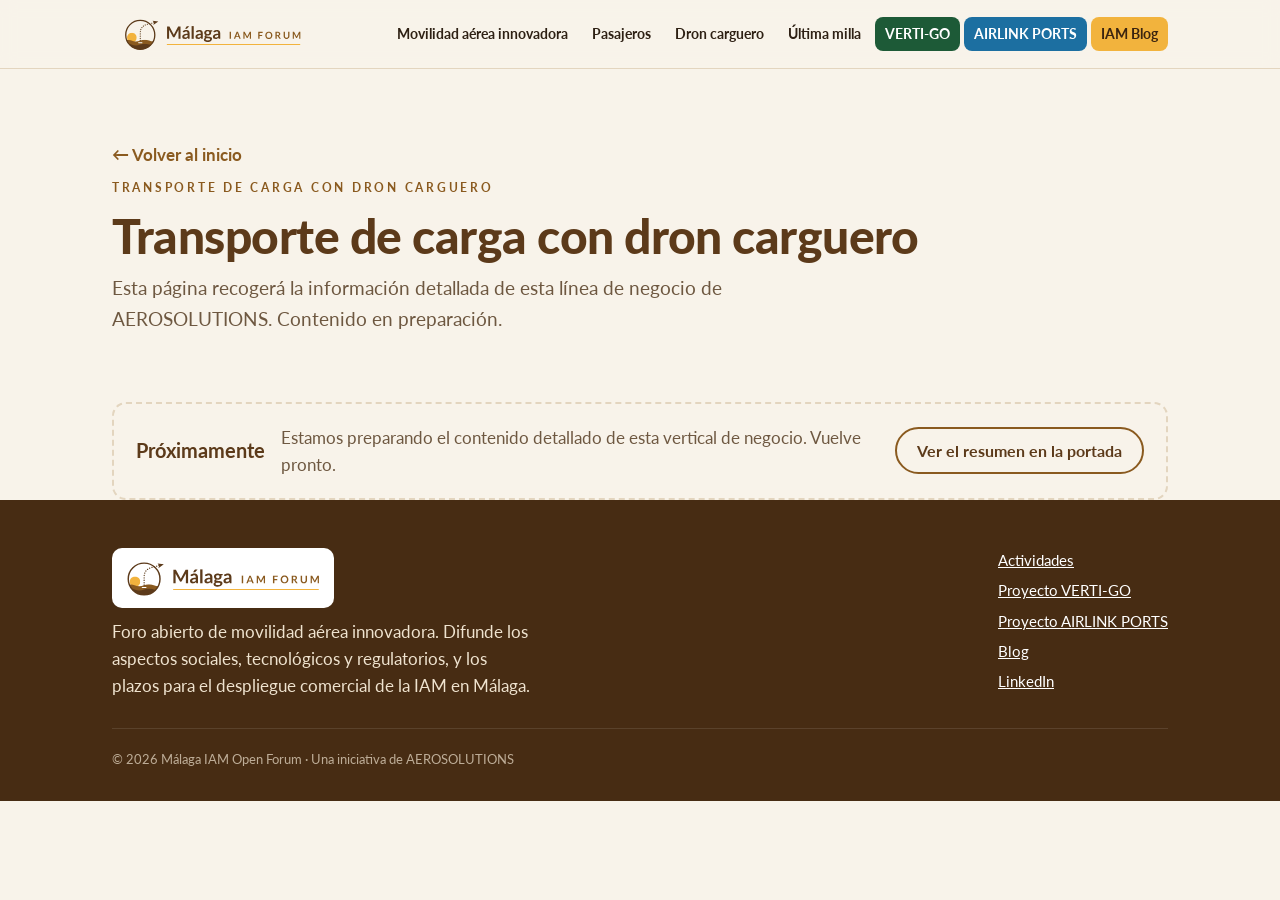
<file: transporte-carga/index.html>
<!doctype html>
<html lang="es">
<head>
<meta charset="utf-8">
<meta name="viewport" content="width=device-width, initial-scale=1, viewport-fit=cover">
<meta name="description" content="Transporte de carga con dron carguero: la línea de negocio de AEROSOLUTIONS para logística aérea no tripulada de media y larga distancia.">
<link rel="canonical" href="https://malaga-iam.website/transporte-carga/">
<meta property="og:type" content="website">
<meta property="og:site_name" content="Málaga IAM Open Forum">
<meta property="og:title" content="Transporte de carga con dron carguero · Málaga IAM Open Forum">
<meta property="og:description" content="La línea de negocio de AEROSOLUTIONS para transporte de carga con dron carguero.">
<meta property="og:url" content="https://malaga-iam.website/transporte-carga/">
<meta property="og:image" content="https://malaga-iam.website/img/hero.jpg">
<meta name="twitter:card" content="summary_large_image">
<link rel="icon" href="../img/logo-marron.svg" type="image/svg+xml">
<title>Transporte de carga con dron carguero · Málaga IAM Open Forum</title>
<link rel="preconnect" href="https://fonts.googleapis.com">
<link rel="preconnect" href="https://fonts.gstatic.com" crossorigin>
<link rel="stylesheet" href="https://fonts.googleapis.com/css2?family=Lato:ital,wght@0,300;0,400;0,700;0,900;1,400&display=swap">
<link rel="stylesheet" href="../css/site.css">
</head>
<body>

<header class="top">
  <div class="wrap">
    <a class="brand" href="../" aria-label="Málaga IAM Open Forum, inicio"><img src="../img/logo-h-marron.svg" alt="Málaga IAM Forum"></a>
    <button class="menu-btn" id="menu-btn" aria-expanded="false" aria-controls="nav">Menú</button>
    <nav class="nav" id="nav" aria-label="Secciones">
      <a href="../#iam">Movilidad aérea innovadora</a>
      <a href="../transporte-pasajeros/">Pasajeros</a>
      <a href="../transporte-carga/">Dron carguero</a>
      <a href="../ultima-milla/">Última milla</a>
      <a href="../verti-go/" class="verti">VERTI-GO</a>
      <a href="../airlink-ports/" class="airlink">AIRLINK PORTS</a>
      <a class="cta" href="../blog/">IAM Blog</a>
    </nav>
  </div>
</header>

<main id="inicio">
  <div class="wrap">
    <div class="page-head">
      <a class="back" href="../#logistica">← Volver al inicio</a>
      <span class="eyebrow">Transporte de carga con dron carguero</span>
      <h1>Transporte de carga con dron carguero</h1>
      <p class="lead">Esta página recogerá la información detallada de esta línea de negocio de AEROSOLUTIONS. Contenido en preparación.</p>
    </div>

    <div class="soon">
      <h3>Próximamente</h3>
      <p>Estamos preparando el contenido detallado de esta vertical de negocio. Vuelve pronto.</p>
      <a class="btn btn-line" href="../#logistica">Ver el resumen en la portada</a>
    </div>
  </div>
</main>

<footer>
  <div class="wrap">
    <div class="foot-top">
      <div class="foot-brand">
        <div class="chip"><img src="../img/logo-h-marron.svg" alt="Málaga IAM Forum"></div>
        <p>Foro abierto de movilidad aérea innovadora. Difunde los aspectos sociales, tecnológicos y regulatorios, y los plazos para el despliegue comercial de la IAM en Málaga.</p>
      </div>
      <nav class="foot-links" aria-label="Enlaces">
        <a href="../actividades/">Actividades</a>
        <a href="../verti-go/">Proyecto VERTI-GO</a>
        <a href="../airlink-ports/">Proyecto AIRLINK PORTS</a>
        <a href="../blog/">Blog</a>
        <a id="btn-linkedin" href="../blog/">LinkedIn</a>
      </nav>
    </div>
    <p class="copy">© 2026 Málaga IAM Open Forum · Una iniciativa de AEROSOLUTIONS</p>
  </div>
</footer>

<script src="../js/main.js"></script>

</body>
</html>
</file>
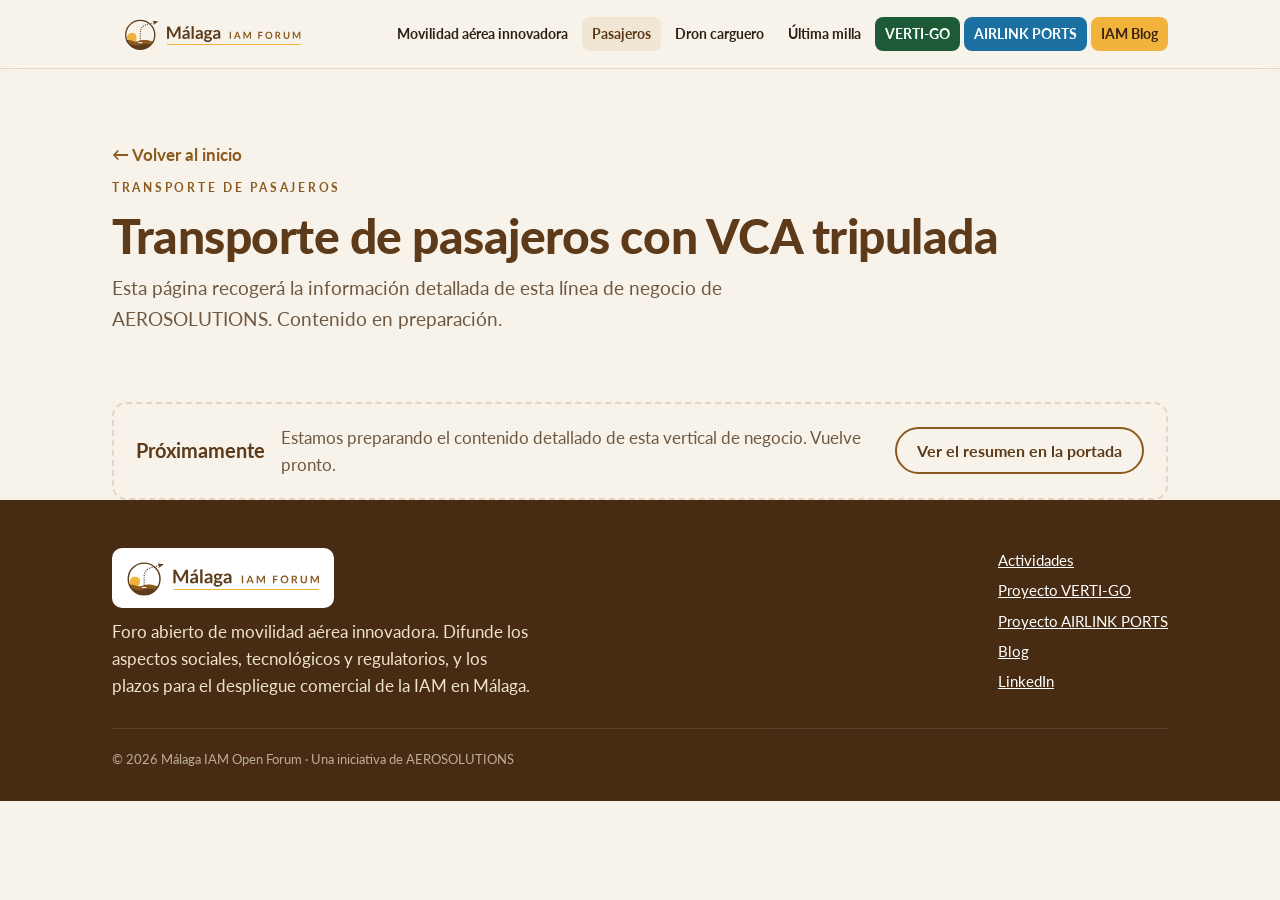
<file: transporte-pasajeros/index.html>
<!doctype html>
<html lang="es">
<head>
<meta charset="utf-8">
<meta name="viewport" content="width=device-width, initial-scale=1, viewport-fit=cover">
<meta name="description" content="Transporte de pasajeros con VCA tripulada: la línea de negocio de AEROSOLUTIONS para movilidad aérea avanzada con aeronaves tripuladas.">
<link rel="canonical" href="https://malaga-iam.website/transporte-pasajeros/">
<meta property="og:type" content="website">
<meta property="og:site_name" content="Málaga IAM Open Forum">
<meta property="og:title" content="Transporte de pasajeros con VCA tripulada · Málaga IAM Open Forum">
<meta property="og:description" content="La línea de negocio de AEROSOLUTIONS para transporte de pasajeros con VCA tripulada.">
<meta property="og:url" content="https://malaga-iam.website/transporte-pasajeros/">
<meta property="og:image" content="https://malaga-iam.website/img/hero.jpg">
<meta name="twitter:card" content="summary_large_image">
<link rel="icon" href="../img/logo-marron.svg" type="image/svg+xml">
<title>Transporte de pasajeros con VCA tripulada · Málaga IAM Open Forum</title>
<link rel="preconnect" href="https://fonts.googleapis.com">
<link rel="preconnect" href="https://fonts.gstatic.com" crossorigin>
<link rel="stylesheet" href="https://fonts.googleapis.com/css2?family=Lato:ital,wght@0,300;0,400;0,700;0,900;1,400&display=swap">
<link rel="stylesheet" href="../css/site.css">
</head>
<body>

<header class="top">
  <div class="wrap">
    <a class="brand" href="../" aria-label="Málaga IAM Open Forum, inicio"><img src="../img/logo-h-marron.svg" alt="Málaga IAM Forum"></a>
    <button class="menu-btn" id="menu-btn" aria-expanded="false" aria-controls="nav">Menú</button>
    <nav class="nav" id="nav" aria-label="Secciones">
      <a href="../#iam">Movilidad aérea innovadora</a>
      <a href="../transporte-pasajeros/" aria-current="page">Pasajeros</a>
      <a href="../transporte-carga/">Dron carguero</a>
      <a href="../ultima-milla/">Última milla</a>
      <a href="../verti-go/" class="verti">VERTI-GO</a>
      <a href="../airlink-ports/" class="airlink">AIRLINK PORTS</a>
      <a class="cta" href="../blog/">IAM Blog</a>
    </nav>
  </div>
</header>

<main id="inicio">
  <div class="wrap">
    <div class="page-head">
      <a class="back" href="../#pasajeros">← Volver al inicio</a>
      <span class="eyebrow">Transporte de pasajeros</span>
      <h1>Transporte de pasajeros con VCA tripulada</h1>
      <p class="lead">Esta página recogerá la información detallada de esta línea de negocio de AEROSOLUTIONS. Contenido en preparación.</p>
    </div>

    <div class="soon">
      <h3>Próximamente</h3>
      <p>Estamos preparando el contenido detallado de esta vertical de negocio. Vuelve pronto.</p>
      <a class="btn btn-line" href="../#pasajeros">Ver el resumen en la portada</a>
    </div>
  </div>
</main>

<footer>
  <div class="wrap">
    <div class="foot-top">
      <div class="foot-brand">
        <div class="chip"><img src="../img/logo-h-marron.svg" alt="Málaga IAM Forum"></div>
        <p>Foro abierto de movilidad aérea innovadora. Difunde los aspectos sociales, tecnológicos y regulatorios, y los plazos para el despliegue comercial de la IAM en Málaga.</p>
      </div>
      <nav class="foot-links" aria-label="Enlaces">
        <a href="../actividades/">Actividades</a>
        <a href="../verti-go/">Proyecto VERTI-GO</a>
        <a href="../airlink-ports/">Proyecto AIRLINK PORTS</a>
        <a href="../blog/">Blog</a>
        <a id="btn-linkedin" href="../blog/">LinkedIn</a>
      </nav>
    </div>
    <p class="copy">© 2026 Málaga IAM Open Forum · Una iniciativa de AEROSOLUTIONS</p>
  </div>
</footer>

<script src="../js/main.js"></script>

</body>
</html>
</file>
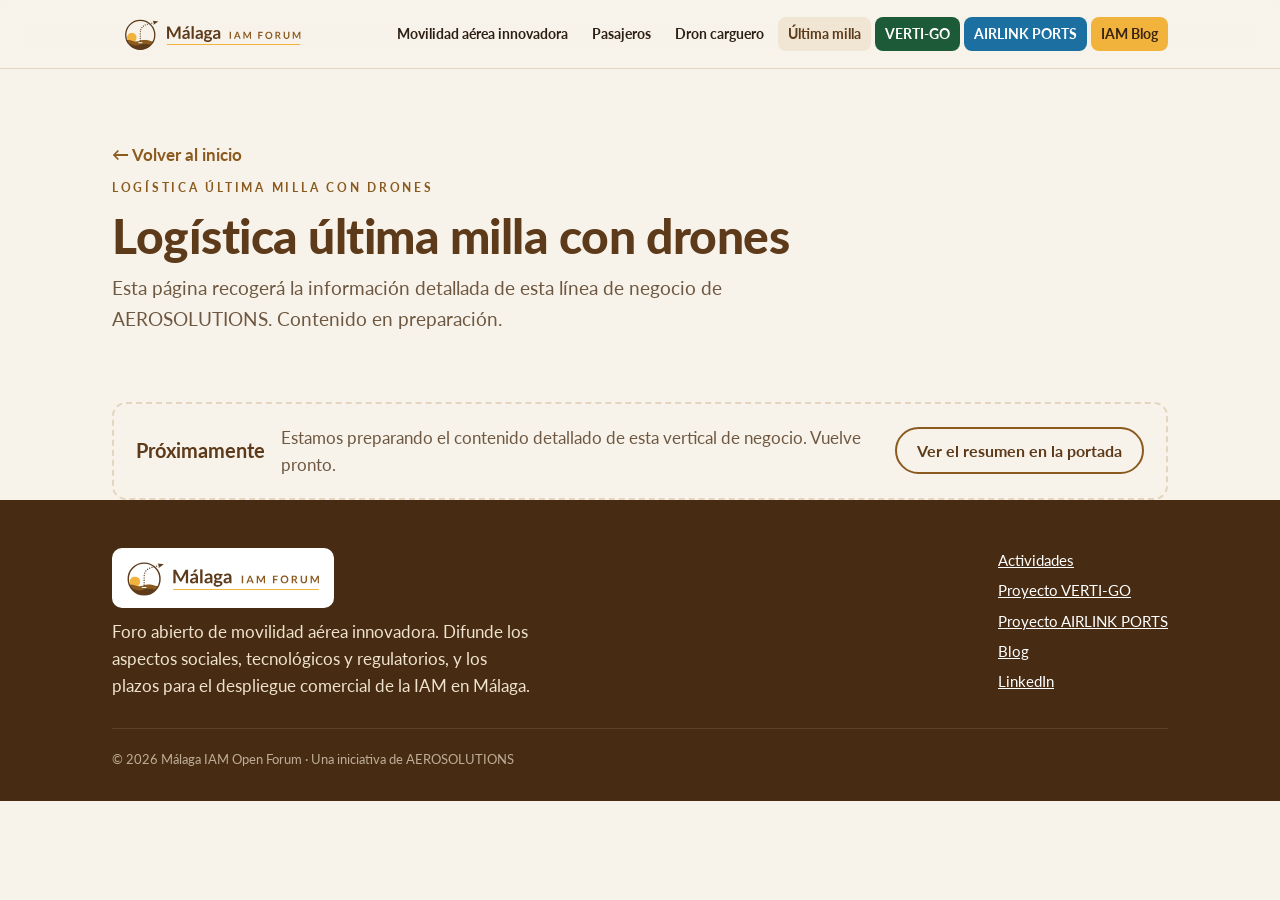
<file: ultima-milla/index.html>
<!doctype html>
<html lang="es">
<head>
<meta charset="utf-8">
<meta name="viewport" content="width=device-width, initial-scale=1, viewport-fit=cover">
<meta name="description" content="Logística última milla con drones: la línea de negocio de AEROSOLUTIONS para entregas urgentes entre el puerto y buques fondeados en la bahía.">
<link rel="canonical" href="https://malaga-iam.website/ultima-milla/">
<meta property="og:type" content="website">
<meta property="og:site_name" content="Málaga IAM Open Forum">
<meta property="og:title" content="Logística última milla con drones · Málaga IAM Open Forum">
<meta property="og:description" content="La línea de negocio de AEROSOLUTIONS para logística última milla con drones.">
<meta property="og:url" content="https://malaga-iam.website/ultima-milla/">
<meta property="og:image" content="https://malaga-iam.website/img/hero.jpg">
<meta name="twitter:card" content="summary_large_image">
<link rel="icon" href="../img/logo-marron.svg" type="image/svg+xml">
<title>Logística última milla con drones · Málaga IAM Open Forum</title>
<link rel="preconnect" href="https://fonts.googleapis.com">
<link rel="preconnect" href="https://fonts.gstatic.com" crossorigin>
<link rel="stylesheet" href="https://fonts.googleapis.com/css2?family=Lato:ital,wght@0,300;0,400;0,700;0,900;1,400&display=swap">
<link rel="stylesheet" href="../css/site.css">
</head>
<body>

<header class="top">
  <div class="wrap">
    <a class="brand" href="../" aria-label="Málaga IAM Open Forum, inicio"><img src="../img/logo-h-marron.svg" alt="Málaga IAM Forum"></a>
    <button class="menu-btn" id="menu-btn" aria-expanded="false" aria-controls="nav">Menú</button>
    <nav class="nav" id="nav" aria-label="Secciones">
      <a href="../#iam">Movilidad aérea innovadora</a>
      <a href="../transporte-pasajeros/">Pasajeros</a>
      <a href="../transporte-carga/">Dron carguero</a>
      <a href="../ultima-milla/" aria-current="page">Última milla</a>
      <a href="../verti-go/" class="verti">VERTI-GO</a>
      <a href="../airlink-ports/" class="airlink">AIRLINK PORTS</a>
      <a class="cta" href="../blog/">IAM Blog</a>
    </nav>
  </div>
</header>

<main id="inicio">
  <div class="wrap">
    <div class="page-head">
      <a class="back" href="../#ultima-milla">← Volver al inicio</a>
      <span class="eyebrow">Logística última milla con drones</span>
      <h1>Logística última milla con drones</h1>
      <p class="lead">Esta página recogerá la información detallada de esta línea de negocio de AEROSOLUTIONS. Contenido en preparación.</p>
    </div>

    <div class="soon">
      <h3>Próximamente</h3>
      <p>Estamos preparando el contenido detallado de esta vertical de negocio. Vuelve pronto.</p>
      <a class="btn btn-line" href="../#ultima-milla">Ver el resumen en la portada</a>
    </div>
  </div>
</main>

<footer>
  <div class="wrap">
    <div class="foot-top">
      <div class="foot-brand">
        <div class="chip"><img src="../img/logo-h-marron.svg" alt="Málaga IAM Forum"></div>
        <p>Foro abierto de movilidad aérea innovadora. Difunde los aspectos sociales, tecnológicos y regulatorios, y los plazos para el despliegue comercial de la IAM en Málaga.</p>
      </div>
      <nav class="foot-links" aria-label="Enlaces">
        <a href="../actividades/">Actividades</a>
        <a href="../verti-go/">Proyecto VERTI-GO</a>
        <a href="../airlink-ports/">Proyecto AIRLINK PORTS</a>
        <a href="../blog/">Blog</a>
        <a id="btn-linkedin" href="../blog/">LinkedIn</a>
      </nav>
    </div>
    <p class="copy">© 2026 Málaga IAM Open Forum · Una iniciativa de AEROSOLUTIONS</p>
  </div>
</footer>

<script src="../js/main.js"></script>

</body>
</html>
</file>
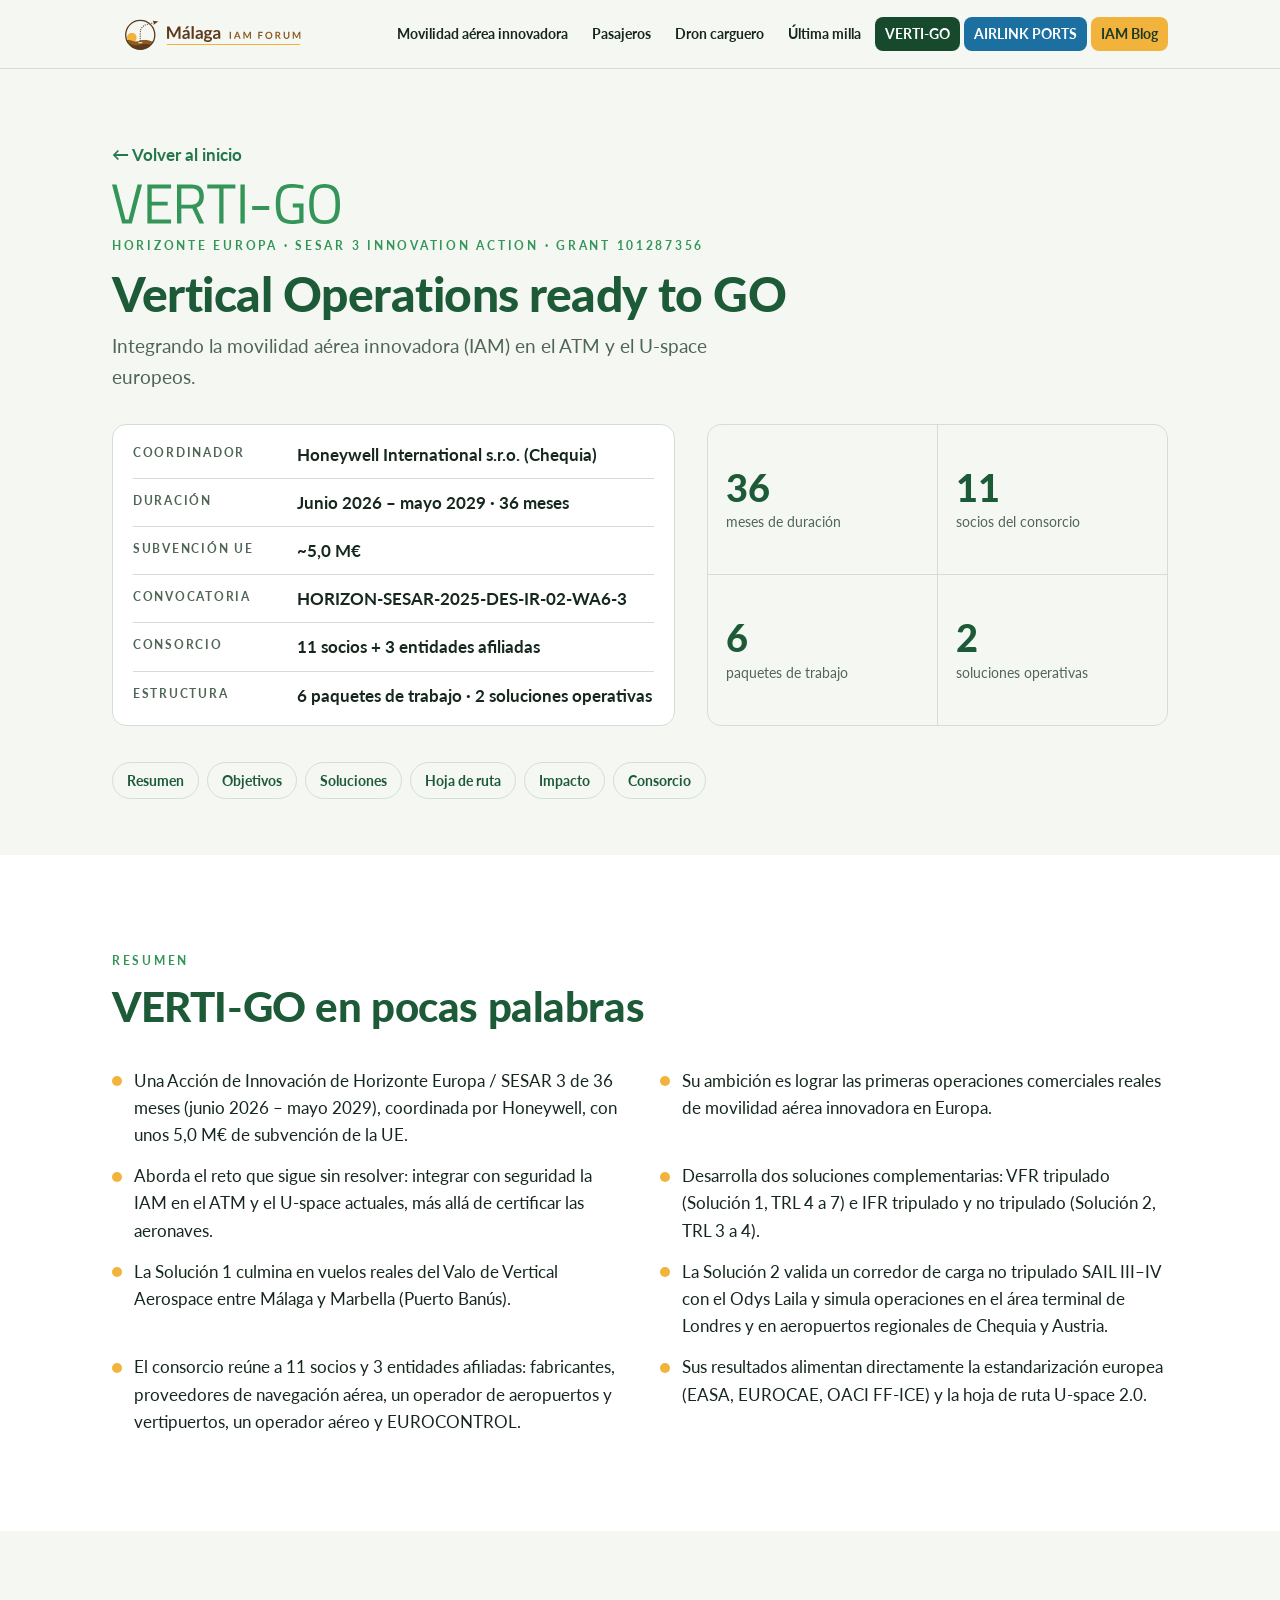
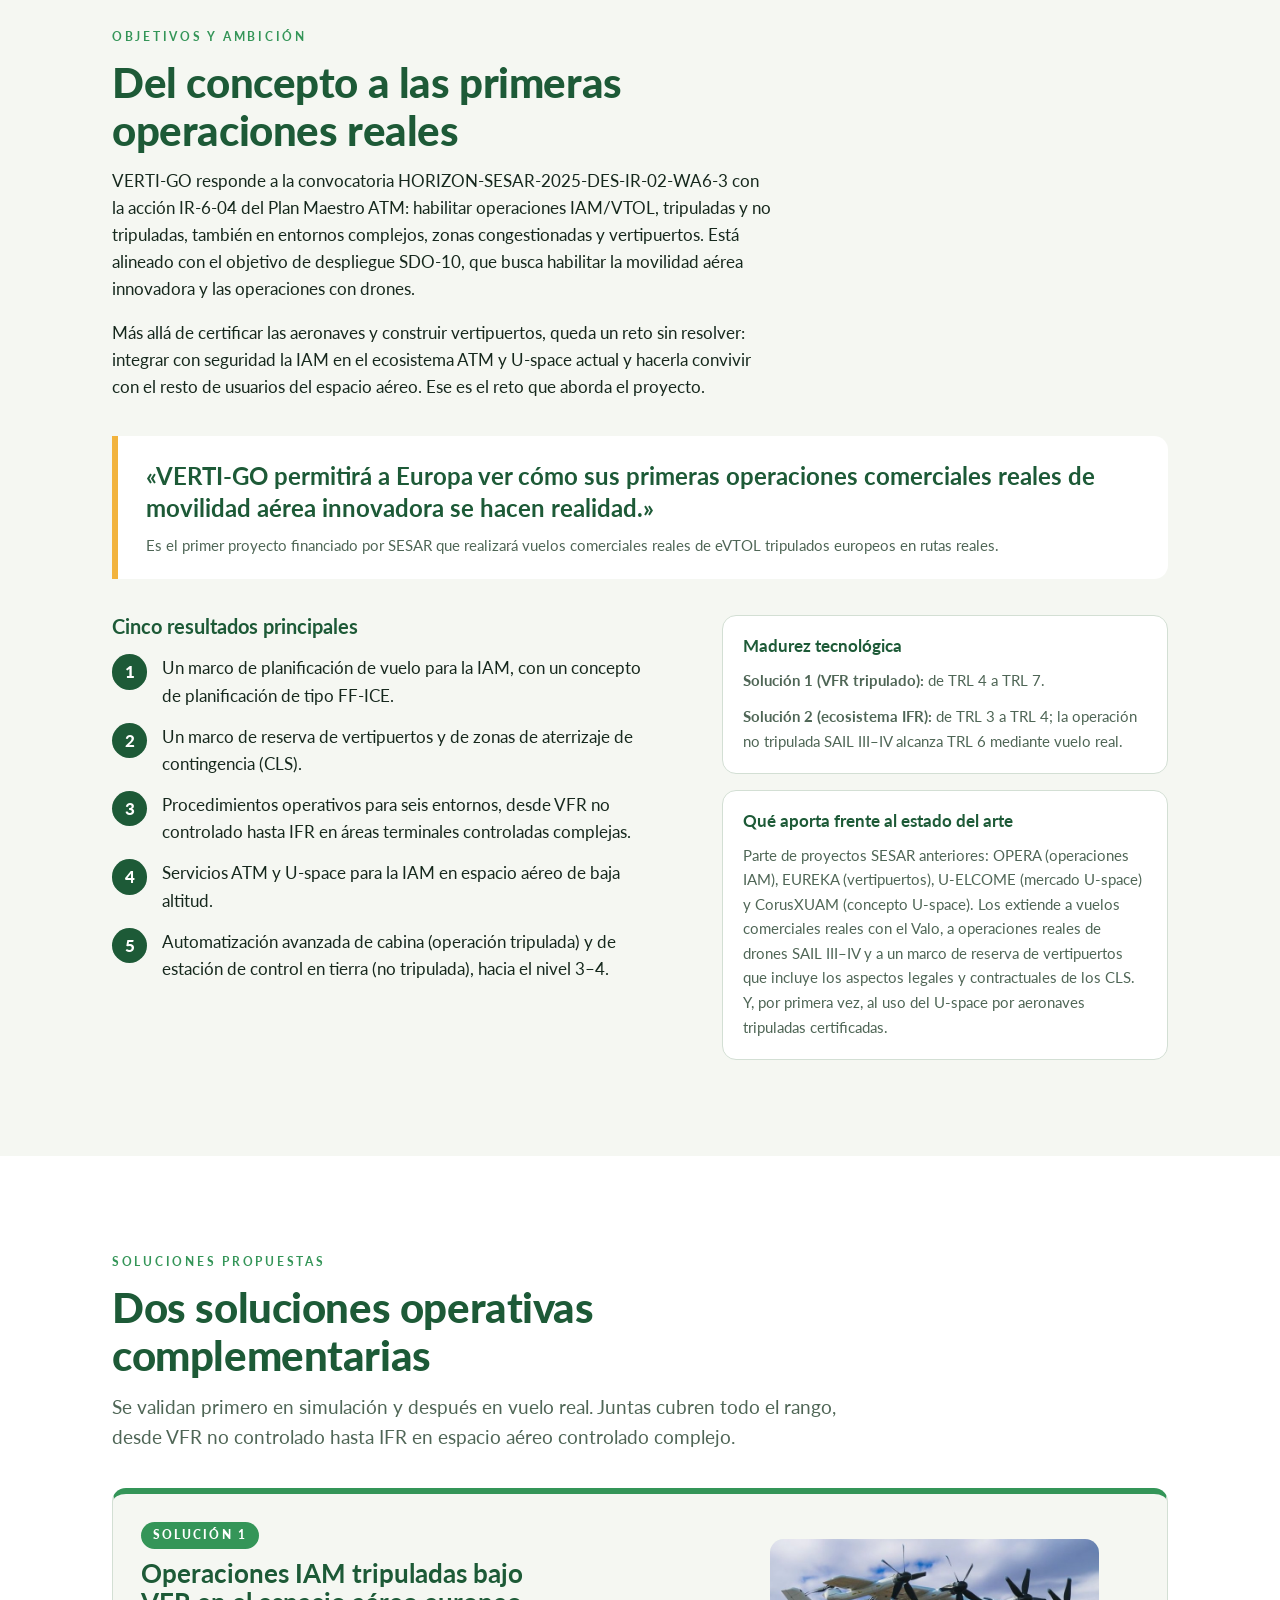
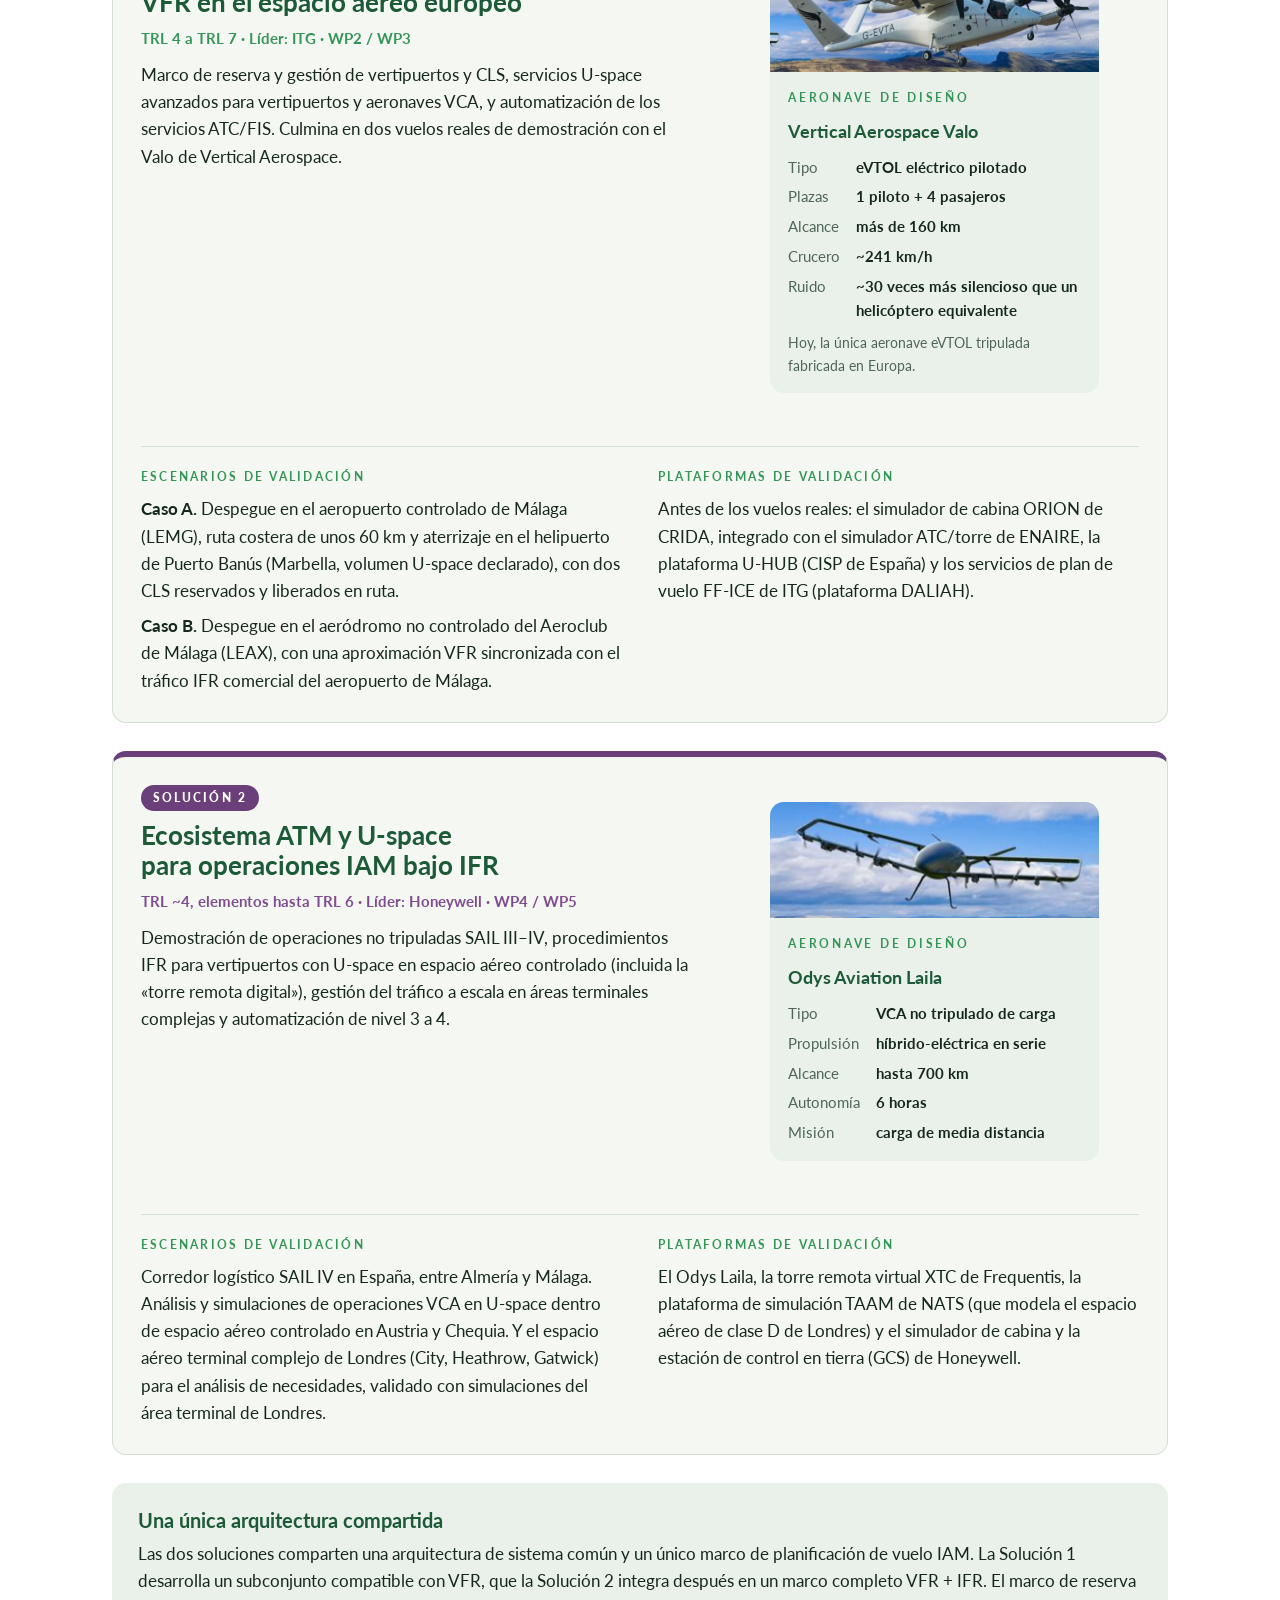
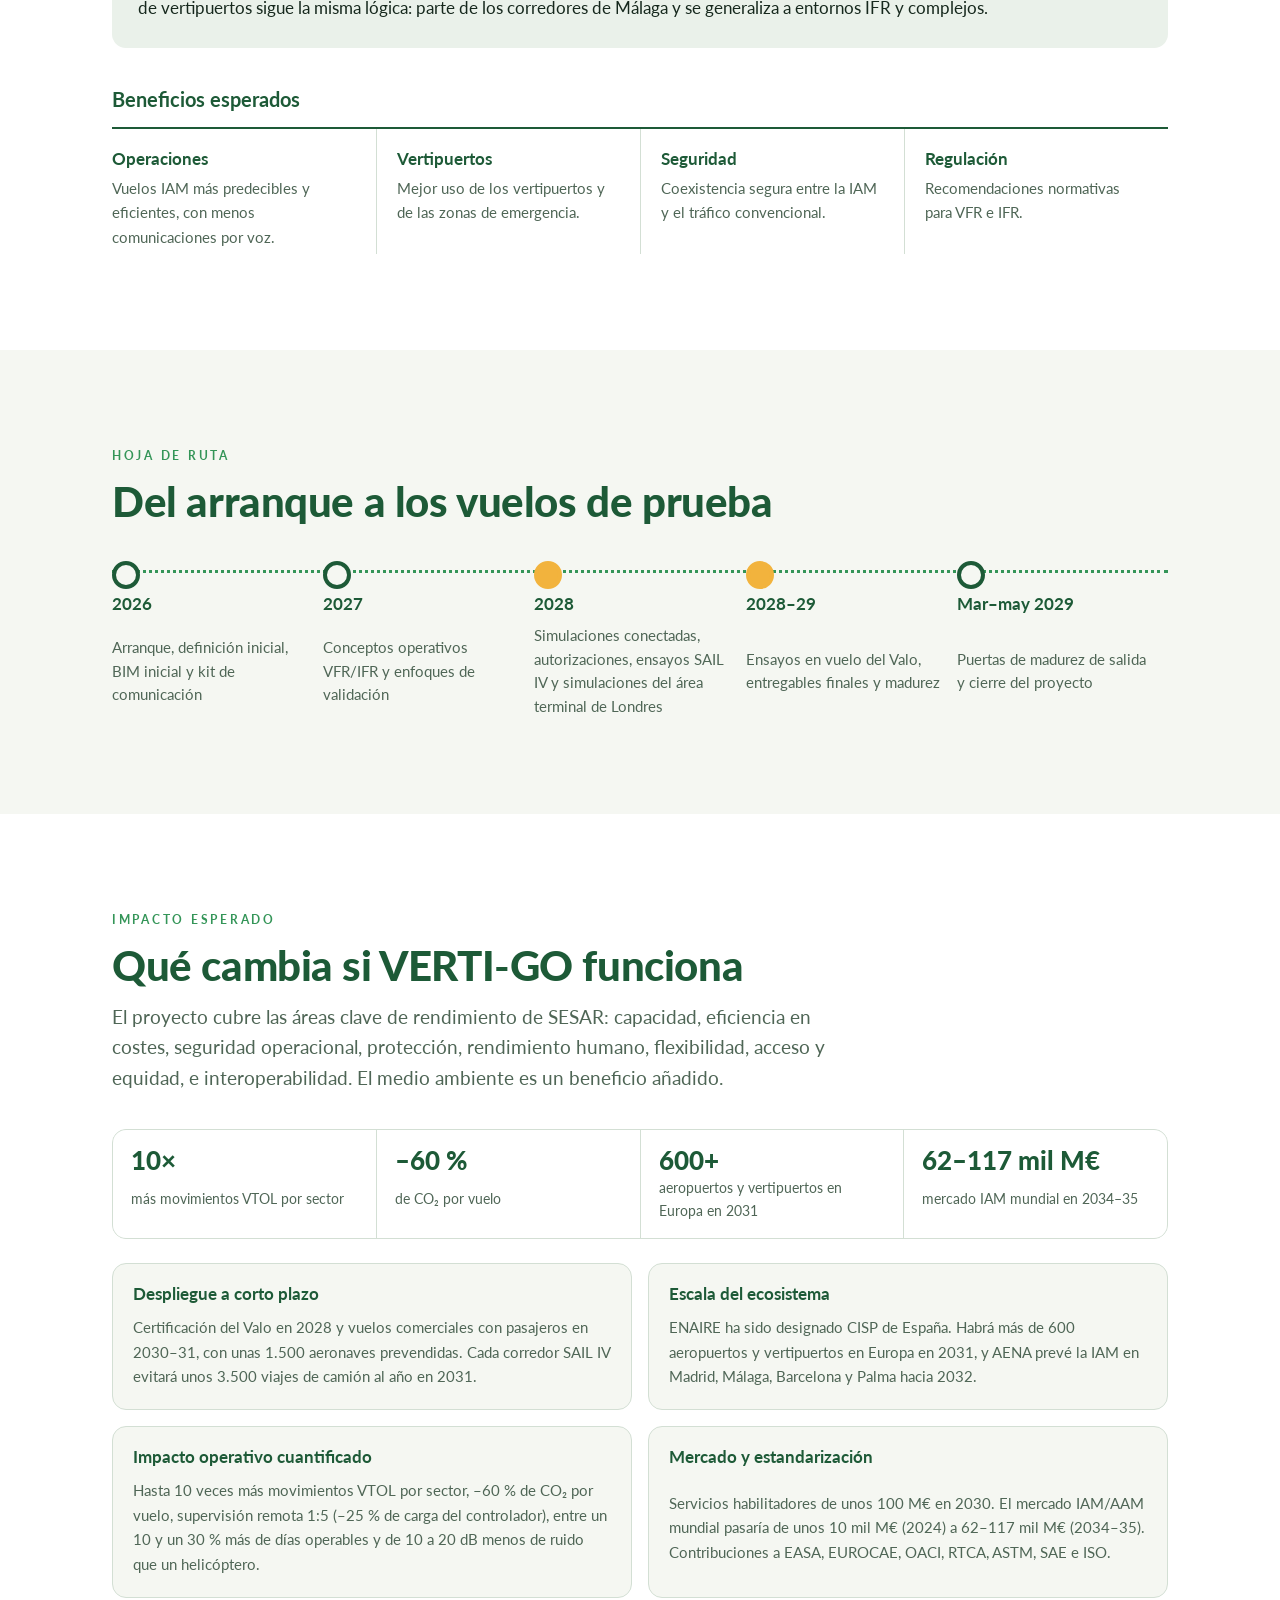
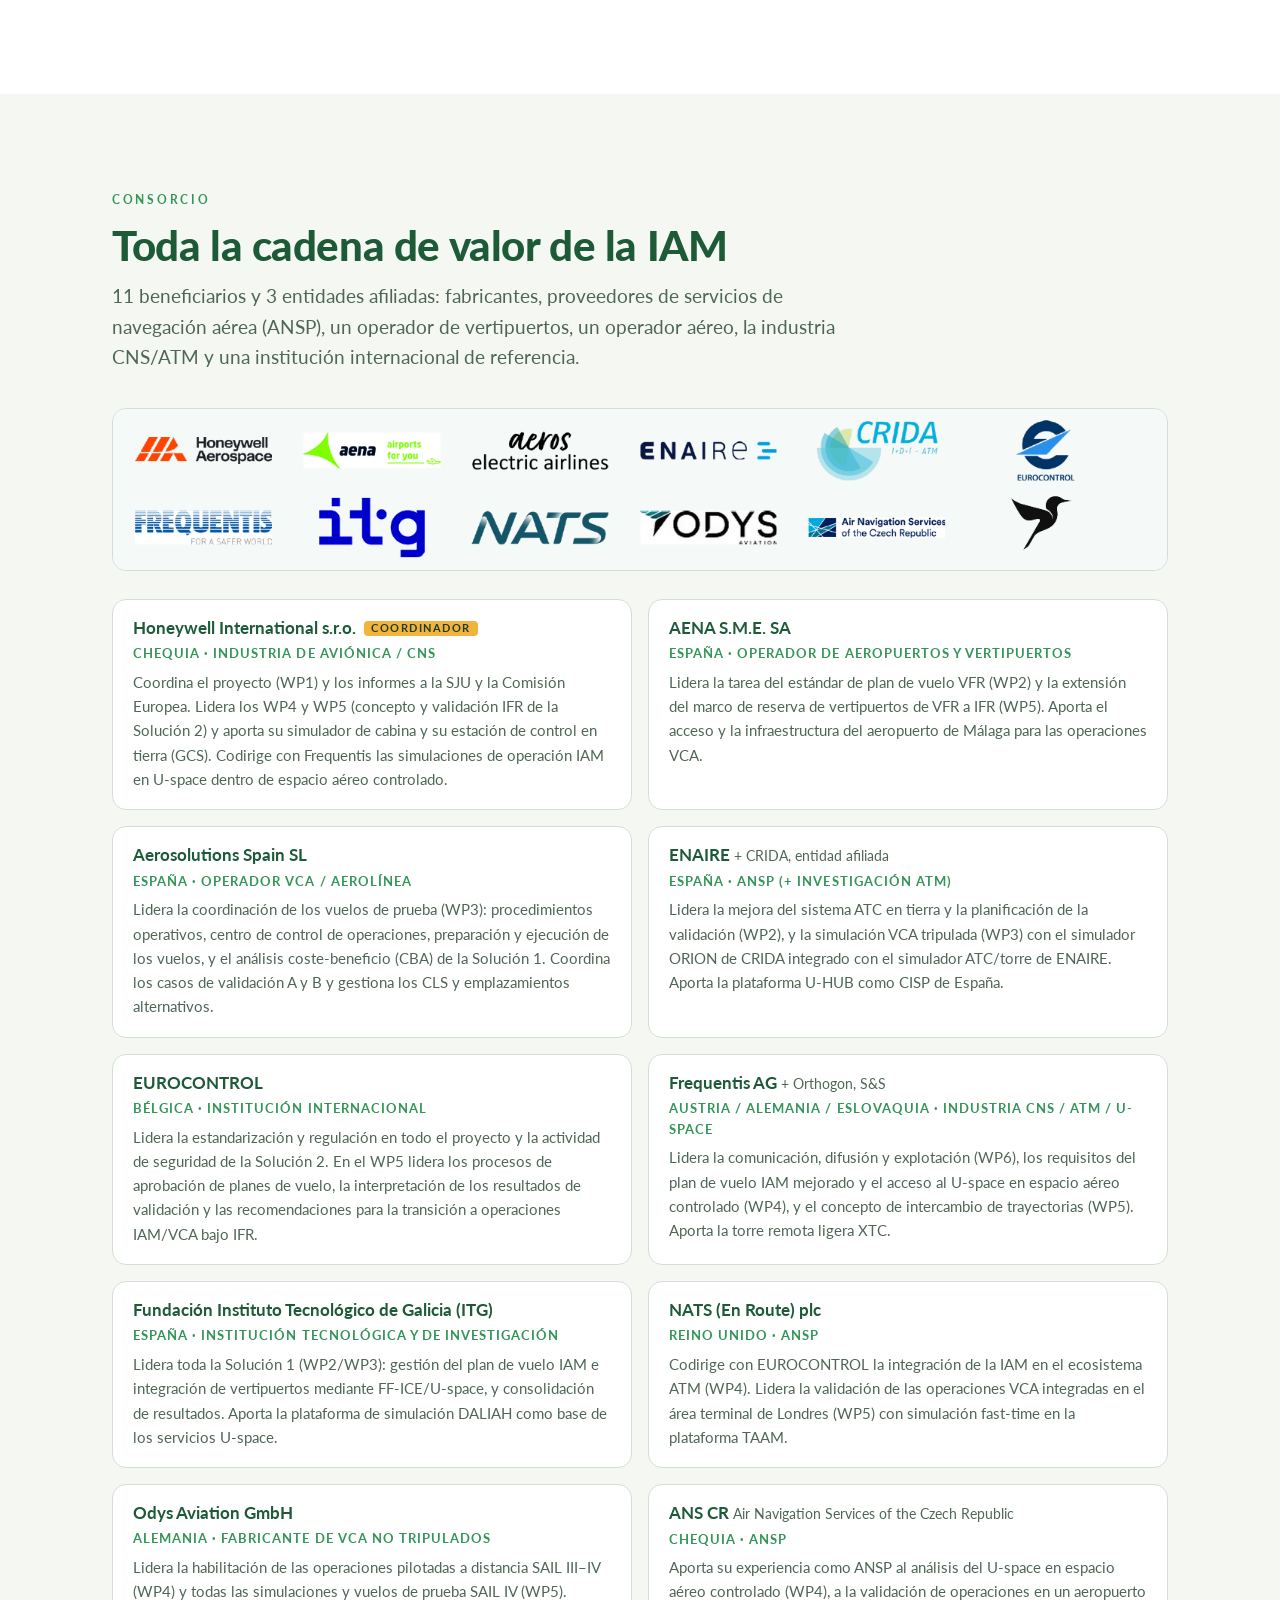
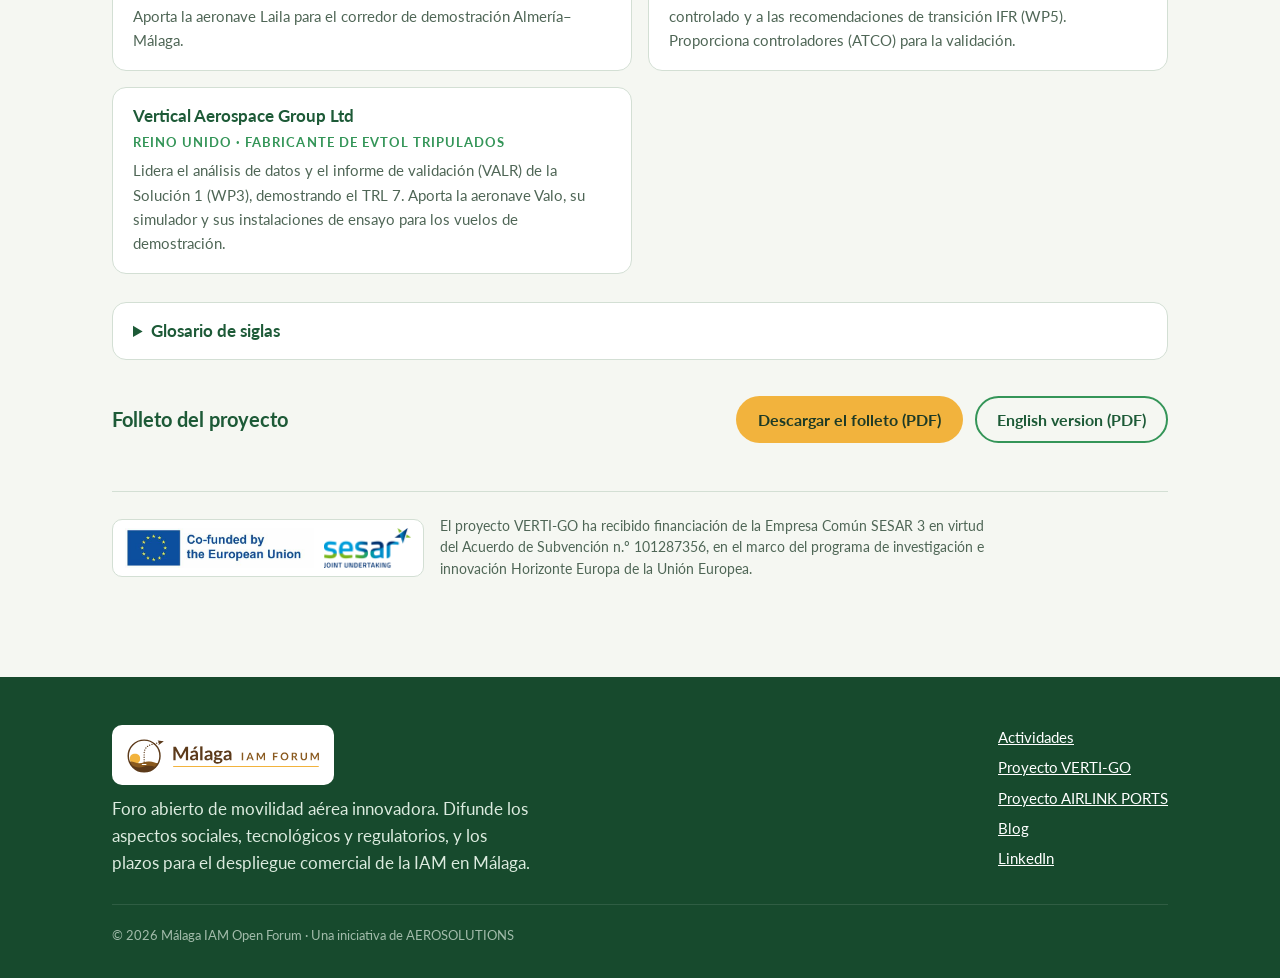
<file: verti-go/index.html>
<!doctype html>
<html lang="es">
<head>
<meta charset="utf-8">
<meta name="viewport" content="width=device-width, initial-scale=1, viewport-fit=cover">
<meta name="description" content="VERTI-GO (Vertical Operations ready to GO): proyecto europeo Horizonte Europa / SESAR 3 que integra la movilidad aérea innovadora en el ATM y el U-space. Soluciones, hoja de ruta, impacto y consorcio.">
<link rel="canonical" href="https://malaga-iam.website/verti-go/">
<meta property="og:type" content="website">
<meta property="og:site_name" content="Málaga IAM Open Forum">
<meta property="og:title" content="Proyecto VERTI-GO · Málaga IAM Open Forum">
<meta property="og:description" content="Vertical Operations ready to GO: integrando la movilidad aérea innovadora en el ATM y el U-space europeos.">
<meta property="og:url" content="https://malaga-iam.website/verti-go/">
<meta property="og:image" content="https://malaga-iam.website/img/hero.jpg">
<meta name="twitter:card" content="summary_large_image">
<link rel="icon" href="../img/logo-marron.svg" type="image/svg+xml">
<title>Proyecto VERTI-GO · Málaga IAM Open Forum</title>
<link rel="preconnect" href="https://fonts.googleapis.com">
<link rel="preconnect" href="https://fonts.gstatic.com" crossorigin>
<link rel="stylesheet" href="https://fonts.googleapis.com/css2?family=Lato:ital,wght@0,300;0,400;0,700;0,900;1,400&display=swap">
<link rel="stylesheet" href="../css/site.css">
</head>
<body class="theme-project">

<header class="top">
  <div class="wrap">
    <a class="brand" href="../" aria-label="Málaga IAM Open Forum, inicio"><img src="../img/logo-h-marron.svg" alt="Málaga IAM Forum"></a>
    <button class="menu-btn" id="menu-btn" aria-expanded="false" aria-controls="nav">Menú</button>
    <nav class="nav" id="nav" aria-label="Secciones">
      <a href="../#iam">Movilidad aérea innovadora</a>
      <a href="../transporte-pasajeros/">Pasajeros</a>
      <a href="../transporte-carga/">Dron carguero</a>
      <a href="../ultima-milla/">Última milla</a>
      <a href="./" aria-current="page" class="verti">VERTI-GO</a>
      <a href="../airlink-ports/" class="airlink">AIRLINK PORTS</a>
      <a class="cta" href="../blog/">IAM Blog</a>
    </nav>
  </div>
</header>

<main id="inicio">
  <div class="wrap">
    <div class="page-head vg-head">
      <a class="back" href="../">← Volver al inicio</a>
      <img class="vg-logo" src="../img/verti-go.svg" alt="VERTI-GO">
      <span class="eyebrow">Horizonte Europa · SESAR 3 Innovation Action · Grant 101287356</span>
      <h1>Vertical Operations ready to GO</h1>
      <p class="lead">Integrando la movilidad aérea innovadora (IAM) en el ATM y el U-space europeos.</p>
    </div>

    <div class="vg-intro">
      <dl class="vg-ficha box">
        <div><dt>Coordinador</dt><dd>Honeywell International s.r.o. (Chequia)</dd></div>
        <div><dt>Duración</dt><dd class="num">Junio 2026 – mayo 2029 · 36 meses</dd></div>
        <div><dt>Subvención UE</dt><dd class="num">~5,0 M€</dd></div>
        <div><dt>Convocatoria</dt><dd>HORIZON-SESAR-2025-DES-IR-02-WA6-3</dd></div>
        <div><dt>Consorcio</dt><dd>11 socios + 3 entidades afiliadas</dd></div>
        <div><dt>Estructura</dt><dd>6 paquetes de trabajo · 2 soluciones operativas</dd></div>
      </dl>
      <div class="facts vg-facts">
        <div class="fact"><b class="num">36</b><span>meses de duración</span></div>
        <div class="fact"><b class="num">11</b><span>socios del consorcio</span></div>
        <div class="fact"><b class="num">6</b><span>paquetes de trabajo</span></div>
        <div class="fact"><b class="num">2</b><span>soluciones operativas</span></div>
      </div>
    </div>

    <nav class="vg-toc" aria-label="En esta página">
      <a href="#resumen">Resumen</a>
      <a href="#objetivos">Objetivos</a>
      <a href="#soluciones">Soluciones</a>
      <a href="#hoja-de-ruta">Hoja de ruta</a>
      <a href="#impacto">Impacto</a>
      <a href="#consorcio">Consorcio</a>
    </nav>
  </div>

  <!-- ===== RESUMEN ===== -->
  <section class="band alt vg-sec" id="resumen" aria-labelledby="res-t">
    <div class="wrap">
      <div class="sec-head">
        <span class="eyebrow">Resumen</span>
        <h2 id="res-t">VERTI-GO en pocas palabras</h2>
      </div>
      <ul class="vg-summary">
        <li>Una Acción de Innovación de Horizonte Europa / SESAR 3 de 36 meses (junio 2026 – mayo 2029), coordinada por Honeywell, con unos 5,0 M€ de subvención de la UE.</li>
        <li>Su ambición es lograr las primeras operaciones comerciales reales de movilidad aérea innovadora en Europa.</li>
        <li>Aborda el reto que sigue sin resolver: integrar con seguridad la IAM en el ATM y el U-space actuales, más allá de certificar las aeronaves.</li>
        <li>Desarrolla dos soluciones complementarias: VFR tripulado (Solución 1, TRL 4 a 7) e IFR tripulado y no tripulado (Solución 2, TRL 3 a 4).</li>
        <li>La Solución 1 culmina en vuelos reales del Valo de Vertical Aerospace entre Málaga y Marbella (Puerto Banús).</li>
        <li>La Solución 2 valida un corredor de carga no tripulado SAIL III–IV con el Odys Laila y simula operaciones en el área terminal de Londres y en aeropuertos regionales de Chequia y Austria.</li>
        <li>El consorcio reúne a 11 socios y 3 entidades afiliadas: fabricantes, proveedores de navegación aérea, un operador de aeropuertos y vertipuertos, un operador aéreo y EUROCONTROL.</li>
        <li>Sus resultados alimentan directamente la estandarización europea (EASA, EUROCAE, OACI FF-ICE) y la hoja de ruta U-space 2.0.</li>
      </ul>
    </div>
  </section>

  <!-- ===== OBJETIVOS ===== -->
  <section class="band vg-sec" id="objetivos" aria-labelledby="obj-t">
    <div class="wrap">
      <div class="sec-head">
        <span class="eyebrow">Objetivos y ambición</span>
        <h2 id="obj-t">Del concepto a las primeras operaciones reales</h2>
        <div class="prose">
          <p>VERTI-GO responde a la convocatoria HORIZON-SESAR-2025-DES-IR-02-WA6-3 con la acción IR-6-04 del Plan Maestro ATM: habilitar operaciones IAM/VTOL, tripuladas y no tripuladas, también en entornos complejos, zonas congestionadas y vertipuertos. Está alineado con el objetivo de despliegue SDO-10, que busca habilitar la movilidad aérea innovadora y las operaciones con drones.</p>
          <p>Más allá de certificar las aeronaves y construir vertipuertos, queda un reto sin resolver: integrar con seguridad la IAM en el ecosistema ATM y U-space actual y hacerla convivir con el resto de usuarios del espacio aéreo. Ese es el reto que aborda el proyecto.</p>
        </div>
      </div>

      <blockquote class="vg-quote">
        <p>«VERTI-GO permitirá a Europa ver cómo sus primeras operaciones comerciales reales de movilidad aérea innovadora se hacen realidad.»</p>
        <p class="vg-quote-note">Es el primer proyecto financiado por SESAR que realizará vuelos comerciales reales de eVTOL tripulados europeos en rutas reales.</p>
      </blockquote>

      <div class="split vg-split">
        <div>
          <h3>Cinco resultados principales</h3>
          <ol class="vg-results">
            <li>Un marco de planificación de vuelo para la IAM, con un concepto de planificación de tipo FF-ICE.</li>
            <li>Un marco de reserva de vertipuertos y de zonas de aterrizaje de contingencia (CLS).</li>
            <li>Procedimientos operativos para seis entornos, desde VFR no controlado hasta IFR en áreas terminales controladas complejas.</li>
            <li>Servicios ATM y U-space para la IAM en espacio aéreo de baja altitud.</li>
            <li>Automatización avanzada de cabina (operación tripulada) y de estación de control en tierra (no tripulada), hacia el nivel 3–4.</li>
          </ol>
        </div>
        <div class="vg-side">
          <div class="box">
            <h3>Madurez tecnológica</h3>
            <p><strong>Solución 1 (VFR tripulado):</strong> de TRL 4 a TRL 7.</p>
            <p><strong>Solución 2 (ecosistema IFR):</strong> de TRL 3 a TRL 4; la operación no tripulada SAIL III–IV alcanza TRL 6 mediante vuelo real.</p>
          </div>
          <div class="box">
            <h3>Qué aporta frente al estado del arte</h3>
            <p>Parte de proyectos SESAR anteriores: OPERA (operaciones IAM), EUREKA (vertipuertos), U-ELCOME (mercado U-space) y CorusXUAM (concepto U-space). Los extiende a vuelos comerciales reales con el Valo, a operaciones reales de drones SAIL III–IV y a un marco de reserva de vertipuertos que incluye los aspectos legales y contractuales de los CLS. Y, por primera vez, al uso del U-space por aeronaves tripuladas certificadas.</p>
          </div>
        </div>
      </div>
    </div>
  </section>

  <!-- ===== SOLUCIONES ===== -->
  <section class="band alt vg-sec" id="soluciones" aria-labelledby="sol-t">
    <div class="wrap">
      <div class="sec-head">
        <span class="eyebrow">Soluciones propuestas</span>
        <h2 id="sol-t">Dos soluciones operativas complementarias</h2>
        <p class="lead">Se validan primero en simulación y después en vuelo real. Juntas cubren todo el rango, desde VFR no controlado hasta IFR en espacio aéreo controlado complejo.</p>
      </div>

      <article class="vg-sol" id="solucion-1" aria-labelledby="s1-t">
        <div class="vg-sol-head">
          <span class="sol-tag">Solución 1</span>
          <h3 id="s1-t">Operaciones IAM tripuladas bajo VFR en el espacio aéreo europeo</h3>
          <p class="vg-meta">TRL 4 a TRL 7 · Líder: ITG · WP2 / WP3</p>
          <p>Marco de reserva y gestión de vertipuertos y CLS, servicios U-space avanzados para vertipuertos y aeronaves VCA, y automatización de los servicios ATC/FIS. Culmina en dos vuelos reales de demostración con el Valo de Vertical Aerospace.</p>
        </div>
        <figure class="craft">
          <img src="../img/valo.jpg" alt="eVTOL Valo de Vertical Aerospace en vuelo" loading="lazy">
          <figcaption class="cap">
            <span class="eyebrow">Aeronave de diseño</span>
            <h4>Vertical Aerospace Valo</h4>
            <dl class="spec num">
              <dt>Tipo</dt><dd>eVTOL eléctrico pilotado</dd>
              <dt>Plazas</dt><dd>1 piloto + 4 pasajeros</dd>
              <dt>Alcance</dt><dd>más de 160 km</dd>
              <dt>Crucero</dt><dd>~241 km/h</dd>
              <dt>Ruido</dt><dd>~30 veces más silencioso que un helicóptero equivalente</dd>
            </dl>
            <p class="note">Hoy, la única aeronave eVTOL tripulada fabricada en Europa.</p>
          </figcaption>
        </figure>
        <div class="vg-sol-cols">
          <div>
            <h4>Escenarios de validación</h4>
            <p><strong>Caso A.</strong> Despegue en el aeropuerto controlado de Málaga (LEMG), ruta costera de unos 60 km y aterrizaje en el helipuerto de Puerto Banús (Marbella, volumen U-space declarado), con dos CLS reservados y liberados en ruta.</p>
            <p><strong>Caso B.</strong> Despegue en el aeródromo no controlado del Aeroclub de Málaga (LEAX), con una aproximación VFR sincronizada con el tráfico IFR comercial del aeropuerto de Málaga.</p>
          </div>
          <div>
            <h4>Plataformas de validación</h4>
            <p>Antes de los vuelos reales: el simulador de cabina ORION de CRIDA, integrado con el simulador ATC/torre de ENAIRE, la plataforma U-HUB (CISP de España) y los servicios de plan de vuelo FF-ICE de ITG (plataforma DALIAH).</p>
          </div>
        </div>
      </article>

      <article class="vg-sol sol-2" id="solucion-2" aria-labelledby="s2-t">
        <div class="vg-sol-head">
          <span class="sol-tag">Solución 2</span>
          <h3 id="s2-t">Ecosistema ATM y U-space para operaciones IAM bajo IFR</h3>
          <p class="vg-meta">TRL ~4, elementos hasta TRL 6 · Líder: Honeywell · WP4 / WP5</p>
          <p>Demostración de operaciones no tripuladas SAIL III–IV, procedimientos IFR para vertipuertos con U-space en espacio aéreo controlado (incluida la «torre remota digital»), gestión del tráfico a escala en áreas terminales complejas y automatización de nivel 3 a 4.</p>
        </div>
        <figure class="craft laila">
          <img src="../img/laila.jpg" alt="Dron de carga Laila de Odys Aviation en vuelo" loading="lazy">
          <figcaption class="cap">
            <span class="eyebrow">Aeronave de diseño</span>
            <h4>Odys Aviation Laila</h4>
            <dl class="spec num">
              <dt>Tipo</dt><dd>VCA no tripulado de carga</dd>
              <dt>Propulsión</dt><dd>híbrido-eléctrica en serie</dd>
              <dt>Alcance</dt><dd>hasta 700 km</dd>
              <dt>Autonomía</dt><dd>6 horas</dd>
              <dt>Misión</dt><dd>carga de media distancia</dd>
            </dl>
          </figcaption>
        </figure>
        <div class="vg-sol-cols">
          <div>
            <h4>Escenarios de validación</h4>
            <p>Corredor logístico SAIL IV en España, entre Almería y Málaga. Análisis y simulaciones de operaciones VCA en U-space dentro de espacio aéreo controlado en Austria y Chequia. Y el espacio aéreo terminal complejo de Londres (City, Heathrow, Gatwick) para el análisis de necesidades, validado con simulaciones del área terminal de Londres.</p>
          </div>
          <div>
            <h4>Plataformas de validación</h4>
            <p>El Odys Laila, la torre remota virtual XTC de Frequentis, la plataforma de simulación TAAM de NATS (que modela el espacio aéreo de clase D de Londres) y el simulador de cabina y la estación de control en tierra (GCS) de Honeywell.</p>
          </div>
        </div>
      </article>

      <div class="vg-arch">
        <h3>Una única arquitectura compartida</h3>
        <p>Las dos soluciones comparten una arquitectura de sistema común y un único marco de planificación de vuelo IAM. La Solución 1 desarrolla un subconjunto compatible con VFR, que la Solución 2 integra después en un marco completo VFR + IFR. El marco de reserva de vertipuertos sigue la misma lógica: parte de los corredores de Málaga y se generaliza a entornos IFR y complejos.</p>
      </div>

      <h3 class="vg-sub">Beneficios esperados</h3>
      <div class="pillars vg-benefits">
        <div class="pillar"><h3>Operaciones</h3><p>Vuelos IAM más predecibles y eficientes, con menos comunicaciones por voz.</p></div>
        <div class="pillar"><h3>Vertipuertos</h3><p>Mejor uso de los vertipuertos y de las zonas de emergencia.</p></div>
        <div class="pillar"><h3>Seguridad</h3><p>Coexistencia segura entre la IAM y el tráfico convencional.</p></div>
        <div class="pillar"><h3>Regulación</h3><p>Recomendaciones normativas para VFR e IFR.</p></div>
      </div>
    </div>
  </section>

  <!-- ===== HOJA DE RUTA ===== -->
  <section class="band vg-sec" id="hoja-de-ruta" aria-labelledby="hr-t">
    <div class="wrap">
      <div class="sec-head">
        <span class="eyebrow">Hoja de ruta</span>
        <h2 id="hr-t">Del arranque a los vuelos de prueba</h2>
      </div>
      <div class="roadmap">
        <div class="stage"><b class="num">2026</b><span>Arranque, definición inicial, BIM inicial y kit de comunicación</span></div>
        <div class="stage"><b class="num">2027</b><span>Conceptos operativos VFR/IFR y enfoques de validación</span></div>
        <div class="stage fly"><b class="num">2028</b><span>Simulaciones conectadas, autorizaciones, ensayos SAIL IV y simulaciones del área terminal de Londres</span></div>
        <div class="stage fly"><b class="num">2028–29</b><span>Ensayos en vuelo del Valo, entregables finales y madurez</span></div>
        <div class="stage"><b class="num">Mar–may 2029</b><span>Puertas de madurez de salida y cierre del proyecto</span></div>
      </div>
    </div>
  </section>

  <!-- ===== IMPACTO ===== -->
  <section class="band alt vg-sec" id="impacto" aria-labelledby="imp-t">
    <div class="wrap">
      <div class="sec-head">
        <span class="eyebrow">Impacto esperado</span>
        <h2 id="imp-t">Qué cambia si VERTI-GO funciona</h2>
        <p class="lead">El proyecto cubre las áreas clave de rendimiento de SESAR: capacidad, eficiencia en costes, seguridad operacional, protección, rendimiento humano, flexibilidad, acceso y equidad, e interoperabilidad. El medio ambiente es un beneficio añadido.</p>
      </div>
      <div class="facts vg-facts4">
        <div class="fact"><b class="num">10×</b><span>más movimientos VTOL por sector</span></div>
        <div class="fact"><b class="num">–60 %</b><span>de CO₂ por vuelo</span></div>
        <div class="fact"><b class="num">600+</b><span>aeropuertos y vertipuertos en Europa en 2031</span></div>
        <div class="fact"><b class="num">62–117 mil M€</b><span>mercado IAM mundial en 2034–35</span></div>
      </div>
      <div class="vg-impact">
        <div class="box"><h3>Despliegue a corto plazo</h3><p>Certificación del Valo en 2028 y vuelos comerciales con pasajeros en 2030–31, con unas 1.500 aeronaves prevendidas. Cada corredor SAIL IV evitará unos 3.500 viajes de camión al año en 2031.</p></div>
        <div class="box"><h3>Escala del ecosistema</h3><p>ENAIRE ha sido designado CISP de España. Habrá más de 600 aeropuertos y vertipuertos en Europa en 2031, y AENA prevé la IAM en Madrid, Málaga, Barcelona y Palma hacia 2032.</p></div>
        <div class="box"><h3>Impacto operativo cuantificado</h3><p>Hasta 10 veces más movimientos VTOL por sector, –60 % de CO₂ por vuelo, supervisión remota 1:5 (–25 % de carga del controlador), entre un 10 y un 30 % más de días operables y de 10 a 20 dB menos de ruido que un helicóptero.</p></div>
        <div class="box"><h3>Mercado y estandarización</h3><p>Servicios habilitadores de unos 100 M€ en 2030. El mercado IAM/AAM mundial pasaría de unos 10 mil M€ (2024) a 62–117 mil M€ (2034–35). Contribuciones a EASA, EUROCAE, OACI, RTCA, ASTM, SAE e ISO.</p></div>
      </div>
    </div>
  </section>

  <!-- ===== CONSORCIO ===== -->
  <section class="band vg-sec" id="consorcio" aria-labelledby="con-t">
    <div class="wrap">
      <div class="sec-head">
        <span class="eyebrow">Consorcio</span>
        <h2 id="con-t">Toda la cadena de valor de la IAM</h2>
        <p class="lead">11 beneficiarios y 3 entidades afiliadas: fabricantes, proveedores de servicios de navegación aérea (ANSP), un operador de vertipuertos, un operador aéreo, la industria CNS/ATM y una institución internacional de referencia.</p>
      </div>
      <div class="vg-logos"><img src="../img/consorcio-verti-go.png" alt="Logotipos de los socios del consorcio VERTI-GO: Honeywell Aerospace, AENA, Aeros, ENAIRE, CRIDA, EUROCONTROL, Frequentis, ITG, NATS, Odys Aviation, ANS CR y Vertical Aerospace" loading="lazy"></div>

      <div class="vg-partners">
        <article class="partner"><h3>Honeywell International s.r.o. <span class="coord">Coordinador</span></h3><p class="who">Chequia · Industria de aviónica / CNS</p><p>Coordina el proyecto (WP1) y los informes a la SJU y la Comisión Europea. Lidera los WP4 y WP5 (concepto y validación IFR de la Solución 2) y aporta su simulador de cabina y su estación de control en tierra (GCS). Codirige con Frequentis las simulaciones de operación IAM en U-space dentro de espacio aéreo controlado.</p></article>
        <article class="partner"><h3>AENA S.M.E. SA</h3><p class="who">España · Operador de aeropuertos y vertipuertos</p><p>Lidera la tarea del estándar de plan de vuelo VFR (WP2) y la extensión del marco de reserva de vertipuertos de VFR a IFR (WP5). Aporta el acceso y la infraestructura del aeropuerto de Málaga para las operaciones VCA.</p></article>
        <article class="partner"><h3>Aerosolutions Spain SL</h3><p class="who">España · Operador VCA / aerolínea</p><p>Lidera la coordinación de los vuelos de prueba (WP3): procedimientos operativos, centro de control de operaciones, preparación y ejecución de los vuelos, y el análisis coste-beneficio (CBA) de la Solución 1. Coordina los casos de validación A y B y gestiona los CLS y emplazamientos alternativos.</p></article>
        <article class="partner"><h3>ENAIRE <span class="aff">+ CRIDA, entidad afiliada</span></h3><p class="who">España · ANSP (+ investigación ATM)</p><p>Lidera la mejora del sistema ATC en tierra y la planificación de la validación (WP2), y la simulación VCA tripulada (WP3) con el simulador ORION de CRIDA integrado con el simulador ATC/torre de ENAIRE. Aporta la plataforma U-HUB como CISP de España.</p></article>
        <article class="partner"><h3>EUROCONTROL</h3><p class="who">Bélgica · Institución internacional</p><p>Lidera la estandarización y regulación en todo el proyecto y la actividad de seguridad de la Solución 2. En el WP5 lidera los procesos de aprobación de planes de vuelo, la interpretación de los resultados de validación y las recomendaciones para la transición a operaciones IAM/VCA bajo IFR.</p></article>
        <article class="partner"><h3>Frequentis AG <span class="aff">+ Orthogon, S&amp;S</span></h3><p class="who">Austria / Alemania / Eslovaquia · Industria CNS / ATM / U-space</p><p>Lidera la comunicación, difusión y explotación (WP6), los requisitos del plan de vuelo IAM mejorado y el acceso al U-space en espacio aéreo controlado (WP4), y el concepto de intercambio de trayectorias (WP5). Aporta la torre remota ligera XTC.</p></article>
        <article class="partner"><h3>Fundación Instituto Tecnológico de Galicia (ITG)</h3><p class="who">España · Institución tecnológica y de investigación</p><p>Lidera toda la Solución 1 (WP2/WP3): gestión del plan de vuelo IAM e integración de vertipuertos mediante FF-ICE/U-space, y consolidación de resultados. Aporta la plataforma de simulación DALIAH como base de los servicios U-space.</p></article>
        <article class="partner"><h3>NATS (En Route) plc</h3><p class="who">Reino Unido · ANSP</p><p>Codirige con EUROCONTROL la integración de la IAM en el ecosistema ATM (WP4). Lidera la validación de las operaciones VCA integradas en el área terminal de Londres (WP5) con simulación fast-time en la plataforma TAAM.</p></article>
        <article class="partner"><h3>Odys Aviation GmbH</h3><p class="who">Alemania · Fabricante de VCA no tripulados</p><p>Lidera la habilitación de las operaciones pilotadas a distancia SAIL III–IV (WP4) y todas las simulaciones y vuelos de prueba SAIL IV (WP5). Aporta la aeronave Laila para el corredor de demostración Almería–Málaga.</p></article>
        <article class="partner"><h3>ANS CR <span class="aff">Air Navigation Services of the Czech Republic</span></h3><p class="who">Chequia · ANSP</p><p>Aporta su experiencia como ANSP al análisis del U-space en espacio aéreo controlado (WP4), a la validación de operaciones en un aeropuerto controlado y a las recomendaciones de transición IFR (WP5). Proporciona controladores (ATCO) para la validación.</p></article>
        <article class="partner"><h3>Vertical Aerospace Group Ltd</h3><p class="who">Reino Unido · Fabricante de eVTOL tripulados</p><p>Lidera el análisis de datos y el informe de validación (VALR) de la Solución 1 (WP3), demostrando el TRL 7. Aporta la aeronave Valo, su simulador y sus instalaciones de ensayo para los vuelos de demostración.</p></article>
      </div>

      <details class="vg-gloss">
        <summary>Glosario de siglas</summary>
        <dl>
          <dt>ANSP</dt><dd>Proveedor de servicios de navegación aérea.</dd>
          <dt>ATM</dt><dd>Gestión del tránsito aéreo.</dd>
          <dt>CISP</dt><dd>Proveedor único de servicios de información común del U-space.</dd>
          <dt>CLS</dt><dd>Zonas de aterrizaje de contingencia.</dd>
          <dt>eVTOL</dt><dd>Aeronave eléctrica de despegue y aterrizaje vertical.</dd>
          <dt>FF-ICE</dt><dd>Concepto de la OACI para el intercambio digital de información de vuelo y flujo en un entorno colaborativo.</dd>
          <dt>GCS</dt><dd>Estación de control en tierra.</dd>
          <dt>IAM</dt><dd>Movilidad aérea innovadora.</dd>
          <dt>IFR / VFR</dt><dd>Reglas de vuelo instrumental / visual.</dd>
          <dt>SAIL</dt><dd>Nivel de garantía e integridad de una operación con drones en categoría específica (I a VI).</dd>
          <dt>TMA</dt><dd>Área de control terminal alrededor de los aeropuertos.</dd>
          <dt>TRL</dt><dd>Nivel de madurez tecnológica (1 a 9).</dd>
          <dt>U-space</dt><dd>Servicios digitales para gestionar el tráfico de drones y su convivencia con la aviación tripulada.</dd>
          <dt>VCA</dt><dd>Aeronave con capacidad de despegue y aterrizaje vertical (VTOL-capable aircraft).</dd>
          <dt>WP</dt><dd>Paquete de trabajo del proyecto.</dd>
        </dl>
      </details>

      <div class="vg-downloads">
        <h3>Folleto del proyecto</h3>
        <div class="btns">
          <a class="btn btn-sun" href="../docs/VERTI-GO-folleto-ES.pdf" download type="application/pdf">Descargar el folleto (PDF)</a>
          <a class="btn btn-line" href="../docs/VERTI-GO-brochure-EN.pdf" download type="application/pdf" hreflang="en" lang="en">English version (PDF)</a>
        </div>
      </div>

      <div class="funding">
        <div class="logos"><img src="../img/eu.jpg" alt="Cofinanciado por la Unión Europea"><img src="../img/sesar.png" alt="SESAR Joint Undertaking"></div>
        <p>El proyecto VERTI-GO ha recibido financiación de la Empresa Común SESAR 3 en virtud del Acuerdo de Subvención n.º 101287356, en el marco del programa de investigación e innovación Horizonte Europa de la Unión Europea.</p>
      </div>
    </div>
  </section>
</main>



<footer>
  <div class="wrap">
    <div class="foot-top">
      <div class="foot-brand">
        <div class="chip"><img src="../img/logo-h-marron.svg" alt="Málaga IAM Forum"></div>
        <p>Foro abierto de movilidad aérea innovadora. Difunde los aspectos sociales, tecnológicos y regulatorios, y los plazos para el despliegue comercial de la IAM en Málaga.</p>
      </div>
      <nav class="foot-links" aria-label="Enlaces">
        <a href="../actividades/">Actividades</a>
        <a href="./">Proyecto VERTI-GO</a>
        <a href="../airlink-ports/">Proyecto AIRLINK PORTS</a>
        <a href="../blog/">Blog</a>
        <a id="btn-linkedin" href="../blog/">LinkedIn</a>
      </nav>
    </div>
    <p class="copy">© 2026 Málaga IAM Open Forum · Una iniciativa de AEROSOLUTIONS</p>
  </div>
</footer>

<script src="../js/main.js"></script>

</body>
</html>
</file>
<file: css/site.css>
body{margin:0}
img{max-width:100%}
[hidden]{display:none!important}
/* Layout: banner-style hero (sun · dotted flight path · waves), then alternating content bands; one wide column, max 1120px */
/* Dos temas:
   - General (forum, actividades, blog, verticales): marrones y amarillos  -> :root
   - Proyectos (VERTI-GO y AIRLINK PORTS, en la portada y sus páginas): verde/amarillo del logo -> .theme-project */
:root{
  --brand-deep:#5C3A1A;   /* marrón tostado */
  --brand:#8A5A1F;        /* ocre / caramelo */
  --sun:#F2B33D;          /* sol / oro del logo */
  --on-sun:#3A2410;
  --bg:#F8F3EA;
  --surface:#FFFFFF;
  --surface-2:#F1E6D3;
  --fg:#2E2014;
  --muted:#6E5841;
  --line:#E3D5BF;
  --heading:#5C3A1A;
  --link:#8A5A1F;
  --hero-bg:#5C3A1A;
  --hero-bg-2:#472C13;
  --on-hero:#FFFFFF;
  --on-hero-soft:#EFE3CF;
  --shadow-tint:rgba(46,30,12,.45);
  --logo-chip:transparent;
  --font-display:"Lato","Helvetica Neue",Arial,sans-serif;
  --font-body:"Lato","Helvetica Neue",Arial,sans-serif;
  --radius:14px;
  --wrap:1120px;
}
.theme-project{
  --brand-deep:#1D5A37;   /* verde oscuro del logo */
  --brand:#349558;        /* verde medio del logo */
  --on-sun:#1D3A26;
  --bg:#F5F7F2;
  --surface:#FFFFFF;
  --surface-2:#EAF1EA;
  --fg:#16281D;
  --muted:#4F6656;
  --line:#D3DFD4;
  --heading:#1D5A37;
  --link:#24774A;
  --hero-bg:#1D5A37;
  --hero-bg-2:#174A2D;
  --on-hero-soft:#DCEBDF;
  --shadow-tint:var(--shadow-tint);
  background:var(--bg);
  color:var(--fg);
}
@media (prefers-color-scheme: dark){
  :root:not([data-theme="light"]){
    --brand:#D39B45; --bg:#1B140D; --surface:#241B12; --surface-2:#2E2317; --fg:#F0E8DC; --muted:#BFAE96;
    --line:#3E3122; --heading:#F2C46B; --link:#F2C46B; --hero-bg:#472C13; --hero-bg-2:#36210E;
    --logo-chip:#FFFFFF; color-scheme:dark;
  }
  :root:not([data-theme="light"]) .theme-project{
    --bg:#0F1A13; --surface:#16251B; --surface-2:#1B2E21; --fg:#E6EEE7; --muted:#A3B8A8;
    --line:#2A3F31; --heading:#8FD3A6; --link:#8FD3A6; --hero-bg:#174A2D; --hero-bg-2:#103A22;
  }
}
:root[data-theme="dark"]{
  --brand:#D39B45; --bg:#1B140D; --surface:#241B12; --surface-2:#2E2317; --fg:#F0E8DC; --muted:#BFAE96;
  --line:#3E3122; --heading:#F2C46B; --link:#F2C46B; --hero-bg:#472C13; --hero-bg-2:#36210E;
  --logo-chip:#FFFFFF; color-scheme:dark;
}
:root[data-theme="dark"] .theme-project{
  --bg:#0F1A13; --surface:#16251B; --surface-2:#1B2E21; --fg:#E6EEE7; --muted:#A3B8A8;
  --line:#2A3F31; --heading:#8FD3A6; --link:#8FD3A6; --hero-bg:#174A2D; --hero-bg-2:#103A22;
}
/* AIRLINK PORTS: variante azul oscuro del tema de proyecto (sección de portada y página /airlink-ports/) */
.theme-airlink{
  --brand-deep:#14365A; --brand:#1C6FA1; --on-sun:#14263A;
  --bg:#F3F6FA; --surface:#FFFFFF; --surface-2:#E5EDF5; --fg:#142233; --muted:#4D6075; --line:#D0DCE8;
  --heading:#14365A; --link:#1A5F8C; --hero-bg:#14365A; --hero-bg-2:#0F2A47;
  --on-hero-soft:#D6E3F0; --shadow-tint:rgba(12,28,48,.45);
}
@media (prefers-color-scheme: dark){
  :root:not([data-theme="light"]) .theme-airlink{
    --brand:#5AA3D9; --bg:#0D1520; --surface:#142030; --surface-2:#1A2A3E; --fg:#E4ECF5; --muted:#A0B3C8;
    --line:#2A3B50; --heading:#8EC1EA; --link:#8EC1EA; --hero-bg:#0F2A47; --hero-bg-2:#0A1F36;
  }
}
:root[data-theme="dark"] .theme-airlink{
  --brand:#5AA3D9; --bg:#0D1520; --surface:#142030; --surface-2:#1A2A3E; --fg:#E4ECF5; --muted:#A0B3C8;
  --line:#2A3B50; --heading:#8EC1EA; --link:#8EC1EA; --hero-bg:#0F2A47; --hero-bg-2:#0A1F36;
}
*{box-sizing:border-box}
html{scroll-behavior:smooth}
@media (prefers-reduced-motion: reduce){html{scroll-behavior:auto}*{animation:none!important;transition:none!important}}
body{background:var(--bg);color:var(--fg);font-family:var(--font-body);font-size:17px;line-height:1.6;-webkit-font-smoothing:antialiased}
a{color:var(--link)}
a:focus-visible,button:focus-visible,summary:focus-visible{outline:3px solid var(--sun);outline-offset:3px;border-radius:4px}
h1,h2,h3{font-family:var(--font-display);line-height:1.15;text-wrap:balance;margin:0}
h2{font-size:clamp(1.8rem,3.6vw,2.6rem);font-weight:900;color:var(--heading);letter-spacing:-.01em}
h3{font-size:1.25rem;font-weight:700;color:var(--heading)}
p{margin:0}
.wrap{max-width:var(--wrap);margin:0 auto;padding-inline:clamp(16px,4vw,32px)}
.eyebrow{font-size:.78rem;font-weight:700;letter-spacing:.22em;text-transform:uppercase;color:var(--brand)}
.prose{max-width:66ch;display:grid;gap:1rem;color:var(--fg)}
.lead{font-size:1.18rem;color:var(--muted)}
.num{font-variant-numeric:tabular-nums}

/* ---------- header ---------- */
.top{position:sticky;top:env(safe-area-inset-top,0px);z-index:20;background:color-mix(in srgb,var(--bg) 92%,transparent);backdrop-filter:blur(8px);border-bottom:1px solid var(--line)}
.top .wrap{display:flex;align-items:center;justify-content:space-between;gap:16px;padding-block:10px}
.brand{display:flex;align-items:center;background:var(--logo-chip);border-radius:10px;padding:2px 8px;flex-shrink:0}
.brand img{height:44px;width:auto;display:block}
.nav{display:flex;gap:4px;flex-wrap:wrap;justify-content:flex-end}
.nav a{font-size:.88rem;font-weight:700;color:var(--fg);text-decoration:none;padding:6px 10px;border-radius:8px;white-space:nowrap}
.nav a:hover{background:var(--surface-2);color:var(--heading)}
.nav a.cta{background:var(--sun);color:var(--on-sun)}
.nav a.verti{background:#1D5A37;color:#fff}
.nav a.verti:hover{background:#174A2D;color:#fff}
.nav a.airlink{background:#1C6FA1;color:#fff}
.nav a.airlink:hover{background:#15577F;color:#fff}
.menu-btn{display:none;background:none;border:1px solid var(--line);color:var(--fg);border-radius:8px;padding:6px 12px;font:700 .9rem var(--font-body);cursor:pointer}
@media (max-width:900px){
  .menu-btn{display:block}
  .nav{display:none;position:absolute;left:0;right:0;top:100%;background:var(--bg);border-bottom:1px solid var(--line);flex-direction:column;padding:8px clamp(16px,4vw,32px) 16px}
  .nav.open{display:flex}
  .nav a{font-size:1rem;padding:10px}
}

/* ---------- hero ---------- */
.hero{background:linear-gradient(160deg,var(--hero-bg),var(--hero-bg-2));color:var(--on-hero);position:relative;overflow:hidden}
.hero .wrap{display:grid;grid-template-columns:minmax(0,1fr) minmax(0,1.15fr);gap:24px;align-items:end;padding-block:56px 0}
.hero-art{position:relative;min-height:260px}
.hero-art svg{width:100%;height:auto;display:block;overflow:visible}
.hero-copy{display:grid;gap:18px;padding-bottom:64px;text-align:right;justify-items:end}
.hero h1{font-size:clamp(2.3rem,5.4vw,4.1rem);font-weight:900;letter-spacing:-.015em}
.hero .tag{font-size:.82rem;font-weight:700;letter-spacing:.26em;text-transform:uppercase;color:var(--sun)}
.hero p.intro{font-size:1.1rem;max-width:44ch;color:var(--on-hero-soft)}
.btns{display:flex;gap:12px;flex-wrap:wrap}
.hero .btns{justify-content:flex-end}
.btn{display:inline-flex;align-items:center;gap:8px;font:700 1rem var(--font-body);text-decoration:none;padding:12px 20px;border-radius:999px;border:2px solid transparent;cursor:pointer}
.btn-sun{background:var(--sun);color:var(--on-sun)}
.btn-sun:hover{filter:brightness(1.06)}
.btn-ghost{border-color:rgba(255,255,255,.55);color:#fff}
.btn-ghost:hover{background:rgba(255,255,255,.1)}
.btn-line{border-color:var(--brand);color:var(--heading);background:transparent}
.btn-line:hover{background:var(--surface-2)}
.btn[aria-disabled="true"]{opacity:.75;cursor:default}
.waves{display:block;width:100%;height:56px;margin-top:-1px}
.waves path{fill:var(--brand)}
#path-dots circle{animation:dot 2.4s ease-in-out both}
@keyframes dot{from{opacity:.25}to{opacity:1}}
@media (max-width:820px){
  .hero .wrap{grid-template-columns:1fr;padding-block:32px 0}
  .hero-art{order:2;min-height:0;max-width:420px}
  .hero-copy{order:1;text-align:left;justify-items:start;padding-bottom:8px}
  .hero .btns{justify-content:flex-start}
}

/* photo band */
.photo{position:relative;background:var(--hero-bg-2)}
.photo img{display:block;width:100%;height:clamp(200px,34vw,420px);object-fit:cover;object-position:60% 45%}
.photo figcaption{position:absolute;right:12px;top:10px;font-size:.75rem;color:#fff;background:rgba(30,20,10,.55);padding:3px 10px;border-radius:999px}

/* ---------- next event ---------- */
.next{margin-top:-64px;position:relative;z-index:2}
.next-card{background:var(--surface);border:1px solid var(--line);border-radius:18px;box-shadow:0 18px 40px -24px var(--shadow-tint);display:grid;grid-template-columns:auto minmax(0,1fr) auto;gap:clamp(16px,3vw,36px);align-items:center;padding:clamp(20px,3vw,32px)}
.date-tile{background:var(--brand-deep);color:#fff;border-radius:12px;text-align:center;padding:12px 18px;min-width:96px}
.date-tile .d{font-size:2.6rem;font-weight:900;line-height:1}
.date-tile .m{font-size:.8rem;letter-spacing:.2em;text-transform:uppercase;color:var(--sun);font-weight:700}
.date-tile .y{font-size:.8rem;opacity:.85}
.next-info{display:grid;gap:6px;min-width:0}
.next-info h3{font-size:1.4rem}
.meta{display:flex;flex-wrap:wrap;gap:6px 18px;color:var(--muted);font-size:.95rem}
.count{text-align:center;color:var(--muted);font-size:.85rem}
.count b{display:block;font-size:2.2rem;font-weight:900;color:var(--heading);line-height:1}
@media (max-width:760px){.next-card{grid-template-columns:auto minmax(0,1fr)}.next-card .count{grid-column:1/-1;text-align:left;display:flex;gap:10px;align-items:baseline}.count b{display:inline}}

/* ---------- sections ---------- */
section.band{padding-block:clamp(56px,8vw,96px)}
section.alt{background:var(--surface)}
.sec-head{display:grid;gap:12px;margin-bottom:36px;max-width:760px}
.split{display:grid;grid-template-columns:minmax(0,1.1fr) minmax(0,.9fr);gap:clamp(24px,5vw,64px);align-items:start}
@media (max-width:860px){.split{grid-template-columns:1fr}}

/* pillars (IAM) */
.pillars{display:grid;grid-template-columns:repeat(4,minmax(0,1fr));gap:0;border-top:2px solid var(--brand-deep);margin-top:40px}
.pillar{padding:20px 20px 4px 0;display:grid;gap:8px;align-content:start}
.pillar+.pillar{padding-left:20px;border-left:1px solid var(--line)}
.pillar h3{font-size:1.05rem}
.pillar p{color:var(--muted);font-size:.96rem}
@media (max-width:860px){.pillars{grid-template-columns:repeat(2,minmax(0,1fr))}.pillar:nth-child(3){padding-left:0;border-left:0}}
@media (max-width:480px){.pillars{grid-template-columns:1fr}.pillar,.pillar+.pillar{padding-left:0;border-left:0;border-bottom:1px solid var(--line);padding-bottom:16px}}

.facts{display:grid;grid-template-columns:repeat(2,minmax(0,1fr));gap:1px;background:var(--line);border:1px solid var(--line);border-radius:var(--radius);overflow:hidden;margin-top:28px}
.fact{background:var(--bg);padding:16px 18px;display:grid;gap:2px}
section.alt .fact{background:var(--surface)}
.fact b{font-size:1.6rem;font-weight:900;color:var(--heading);line-height:1.1}
.fact span{font-size:.9rem;color:var(--muted)}
.src{font-size:.82rem;color:var(--muted);margin-top:10px}

/* aircraft figure */
.craft{background:var(--surface-2);border-radius:var(--radius);overflow:hidden;display:grid}
.craft img{width:100%;display:block;aspect-ratio:770/310;object-fit:cover}
.craft.laila img{aspect-ratio:680/240}
.craft.eiger img{aspect-ratio:1488/530}
.craft .cap{padding:16px 18px;display:grid;gap:10px}
.spec{display:grid;grid-template-columns:auto 1fr;gap:6px 16px;font-size:.93rem;margin:0}
.spec dt{color:var(--muted)}
.spec dd{margin:0;font-weight:700}

/* route strip */
.route{display:flex;align-items:center;gap:12px;margin-top:8px;flex-wrap:wrap;font-weight:700;color:var(--heading)}
.route .line{flex:1;min-width:60px;height:0;border-top:3px dotted var(--brand)}
.route.cargo .line{border-color:var(--sun)}
.route .pt{display:flex;align-items:center;gap:8px}
.route .pt::before{content:"";width:12px;height:12px;border-radius:50%;border:3px solid var(--brand-deep);background:var(--bg)}
.route.cargo .pt::before{border-color:#C98A12}

/* map */
.map{background:#F7FAF5;border:1px solid var(--line);border-radius:var(--radius);overflow:hidden;margin-top:36px}
.map img{display:block;width:100%}

/* roadmap */
.roadmap{display:grid;grid-template-columns:repeat(5,minmax(0,1fr));gap:0;margin-top:28px;position:relative}
.roadmap::before{content:"";position:absolute;left:0;right:0;top:9px;border-top:3px dotted var(--brand)}
.stage{position:relative;display:grid;gap:6px;padding-right:14px;padding-top:30px}
.stage::before{content:"";position:absolute;top:0;left:0;width:20px;height:20px;border-radius:50%;background:var(--bg);border:4px solid var(--brand-deep)}
section.alt .stage::before{background:var(--surface)}
.stage.fly::before{background:var(--sun);border-color:var(--sun)}
.stage b{font-size:1.05rem;color:var(--heading)}
.stage span{font-size:.92rem;color:var(--muted)}
@media (max-width:760px){
  .roadmap{grid-template-columns:1fr;gap:18px;padding-left:32px}
  .roadmap::before{left:9px;right:auto;top:0;bottom:0;border-top:0;border-left:3px dotted var(--brand)}
  .stage{padding-top:0}
  .stage::before{left:-32px}
}
/* financiación UE: solo cubre el proyecto VERTI-GO (va en su bloque, bajo la hoja de ruta) */
.funding{display:flex;gap:16px;align-items:center;flex-wrap:wrap;border-top:1px solid var(--line);margin-top:48px;padding-top:24px}
.funding .logos{display:flex;gap:10px;align-items:center;background:#fff;border:1px solid var(--line);border-radius:10px;padding:8px 12px}
.funding .logos img{height:40px;width:auto;display:block}
.funding p{font-size:.85rem;color:var(--muted);max-width:70ch;flex:1;min-width:240px}
.partners{display:flex;flex-wrap:wrap;gap:8px;margin-top:14px}
.partners li{list-style:none;font-size:.9rem;font-weight:700;padding:6px 12px;border-radius:999px;background:var(--surface-2);color:var(--heading)}
.partners{padding:0;margin-bottom:0}
.vg-logo{height:30px;width:auto;margin-bottom:6px}

/* ---------- activities / agenda ---------- */
.event{display:grid;grid-template-columns:minmax(0,1.25fr) minmax(0,.75fr);gap:clamp(24px,4vw,48px);align-items:start}
@media (max-width:900px){.event{grid-template-columns:1fr}}
.agenda{list-style:none;padding:0;margin:0;border-top:2px solid var(--brand-deep)}
.agenda li{display:grid;grid-template-columns:4.2rem minmax(0,1fr);gap:16px;padding:16px 0;border-bottom:1px solid var(--line)}
.agenda time{font-weight:900;color:var(--brand);font-variant-numeric:tabular-nums;font-size:1.05rem}
.agenda .t{font-weight:700;color:var(--fg)}
.agenda .s{color:var(--muted);font-size:.95rem}
.agenda .panel-tag{display:inline-block;font-size:.7rem;letter-spacing:.18em;font-weight:900;text-transform:uppercase;background:var(--sun);color:var(--on-sun);border-radius:4px;padding:1px 7px;margin-right:6px;vertical-align:2px}
.agenda ul{list-style:none;padding:0;margin:8px 0 0;display:grid;gap:3px;font-size:.93rem}
.agenda ul li{display:block;border:0;padding:0 0 0 14px;position:relative}
.agenda ul li::before{content:"";position:absolute;left:0;top:.62em;width:6px;height:6px;border-radius:50%;background:var(--brand)}
.agenda ul .mod{color:var(--muted)}
.side{display:grid;gap:16px}
.box{background:var(--surface);border:1px solid var(--line);border-radius:var(--radius);padding:20px;display:grid;gap:12px}
section.alt .box{background:var(--bg)}
.box h3{font-size:1.05rem}
.box .row{display:grid;gap:2px}
.box .row small{font-size:.78rem;letter-spacing:.14em;text-transform:uppercase;color:var(--muted);font-weight:700}
.box .btns .btn{padding:10px 16px;font-size:.92rem}
.note{font-size:.88rem;color:var(--muted)}
.soon{margin-top:36px;border:2px dashed var(--line);border-radius:var(--radius);padding:20px 22px;display:flex;gap:16px;align-items:center;flex-wrap:wrap}
.soon p{color:var(--muted);flex:1;min-width:220px}
.host{display:flex;align-items:center;gap:12px;flex-wrap:wrap}
.host img{height:56px;width:auto;background:#fff;border-radius:8px;padding:4px}

/* activity summary cards (portada) */
.acts{display:grid;gap:20px}
.act-card{background:var(--surface);border:1px solid var(--line);border-radius:var(--radius);padding:clamp(18px,3vw,28px);display:grid;grid-template-columns:auto minmax(0,1fr);gap:clamp(16px,3vw,32px);align-items:start}
.act-card .body{display:grid;gap:10px;min-width:0}
.act-card h3{font-size:1.4rem}
.act-card p{color:var(--muted);max-width:66ch}
.status{display:inline-block;margin-left:8px;font-size:.7rem;letter-spacing:.14em;background:var(--surface-2);color:var(--heading);border-radius:4px;padding:1px 7px;vertical-align:1px}
@media (max-width:560px){.act-card{grid-template-columns:1fr}}

/* ---------- actividades (página /actividades/) ---------- */
.acts-full{display:grid;gap:clamp(28px,4vw,44px);padding-bottom:clamp(48px,7vw,88px)}
.act-detail{scroll-margin-top:90px}
.act-title{font-size:clamp(1.4rem,2.6vw,1.8rem);margin:6px 0 20px}
.acts-full .soon{margin-top:0}

/* ---------- proyecto VERTI-GO (página /verti-go/) ---------- */
.vg-head .vg-logo{height:40px;margin:6px 0 2px}
.vg-intro{display:grid;grid-template-columns:minmax(0,1.1fr) minmax(0,.9fr);gap:clamp(20px,3vw,32px);align-items:stretch}
@media (max-width:860px){.vg-intro{grid-template-columns:1fr}}
.vg-ficha{margin:0;gap:0;padding:6px 20px}
.vg-ficha div{display:grid;grid-template-columns:9.5rem minmax(0,1fr);gap:12px;padding:10px 0;border-bottom:1px solid var(--line)}
.vg-ficha div:last-child{border-bottom:0}
.vg-ficha dt{font-size:.78rem;letter-spacing:.14em;text-transform:uppercase;color:var(--muted);font-weight:700;padding-top:2px}
.vg-ficha dd{margin:0;font-weight:700}
@media (max-width:480px){.vg-ficha div{grid-template-columns:1fr;gap:2px}}
.vg-facts{margin-top:0;align-content:stretch}
.vg-facts .fact{align-content:center}
.vg-facts b{font-size:2.4rem}
.vg-toc{display:flex;flex-wrap:wrap;gap:8px;margin:clamp(24px,3vw,36px) 0 clamp(36px,5vw,56px)}
.vg-toc a{font-size:.9rem;font-weight:700;text-decoration:none;padding:6px 14px;border-radius:999px;border:1px solid var(--line);color:var(--heading)}
.vg-toc a:hover{background:var(--surface-2)}
.vg-sec{scroll-margin-top:70px}
.vg-summary{margin:0;padding:0;list-style:none;display:grid;grid-template-columns:repeat(2,minmax(0,1fr));gap:14px 40px}
.vg-summary li{position:relative;padding-left:22px}
.vg-summary li::before{content:"";position:absolute;left:0;top:.55em;width:10px;height:10px;border-radius:50%;background:var(--sun)}
@media (max-width:760px){.vg-summary{grid-template-columns:1fr}}
.vg-quote{margin:36px 0;padding:24px 28px;border-left:6px solid var(--sun);background:var(--surface);border-radius:0 var(--radius) var(--radius) 0;display:grid;gap:10px}
.vg-quote p{font-size:clamp(1.2rem,2.2vw,1.5rem);font-weight:700;color:var(--heading);line-height:1.35}
.vg-quote p.vg-quote-note{color:var(--muted);font-size:.95rem;font-weight:400}
.vg-split{margin-top:12px}
.vg-results{list-style:none;counter-reset:r;padding:0;margin:16px 0 0;display:grid;gap:14px}
.vg-results li{counter-increment:r;display:grid;grid-template-columns:2.4rem minmax(0,1fr);gap:12px;align-items:start}
.vg-results li::before{content:counter(r);display:grid;place-items:center;width:2.2rem;height:2.2rem;border-radius:50%;background:var(--brand-deep);color:#fff;font-weight:900}
.vg-side{display:grid;gap:16px}
.vg-side .box p{color:var(--muted);font-size:.96rem}
.vg-sol{background:var(--bg);border:1px solid var(--line);border-top:6px solid var(--brand);border-radius:var(--radius);padding:clamp(18px,3vw,28px);display:grid;grid-template-columns:minmax(0,1.15fr) minmax(0,.85fr);gap:clamp(20px,3vw,36px);scroll-margin-top:90px}
.vg-sol+.vg-sol{margin-top:28px}
.vg-sol.sol-2{border-top-color:#6B3F7A}
.vg-sol-head{display:grid;gap:10px;align-content:start}
.vg-sol-head h3{font-size:clamp(1.3rem,2.3vw,1.6rem)}
.sol-tag{justify-self:start;font-size:.72rem;letter-spacing:.18em;font-weight:900;text-transform:uppercase;background:var(--brand);color:#fff;border-radius:999px;padding:4px 12px}
.sol-2 .sol-tag{background:#6B3F7A}
.vg-meta{font-weight:700;color:var(--brand);font-size:.92rem}
.sol-2 .vg-meta{color:#7E4C8F}
.vg-sol .craft h4{font-size:1.1rem;color:var(--heading);margin:0}
.vg-sol-cols{grid-column:1/-1;display:grid;grid-template-columns:repeat(2,minmax(0,1fr));gap:clamp(20px,3vw,36px);border-top:1px solid var(--line);padding-top:20px}
.vg-sol-cols h4{font-size:.78rem;letter-spacing:.18em;text-transform:uppercase;color:var(--brand);margin:0 0 8px}
.vg-sol-cols p+p{margin-top:8px}
@media (max-width:860px){.vg-sol,.vg-sol-cols{grid-template-columns:1fr}}
.vg-arch{margin-top:28px;background:var(--surface-2);border-radius:var(--radius);padding:clamp(18px,3vw,26px);display:grid;gap:8px}
.vg-sub{margin-top:40px}
.vg-benefits{margin-top:16px}
.vg-facts4{grid-template-columns:repeat(4,minmax(0,1fr));margin-top:0}
@media (max-width:760px){.vg-facts4{grid-template-columns:repeat(2,minmax(0,1fr))}}
.vg-impact{display:grid;grid-template-columns:repeat(2,minmax(0,1fr));gap:16px;margin-top:24px}
.vg-impact .box p{color:var(--muted);font-size:.96rem}
@media (max-width:760px){.vg-impact{grid-template-columns:1fr}}
.vg-logos{background:#F3F6F4;border:1px solid var(--line);border-radius:var(--radius);overflow:hidden}
.vg-logos img{display:block;width:100%;height:auto}
.vg-partners{display:grid;grid-template-columns:repeat(2,minmax(0,1fr));gap:16px;margin-top:28px}
@media (max-width:760px){.vg-partners{grid-template-columns:1fr}}
.partner{background:var(--surface);border:1px solid var(--line);border-radius:var(--radius);padding:18px 20px;display:grid;gap:6px;align-content:start}
.partner h3{font-size:1.05rem}
.partner .who{font-size:.8rem;letter-spacing:.08em;text-transform:uppercase;color:var(--brand);font-weight:700}
.partner p:last-child{color:var(--muted);font-size:.95rem}
.partner .coord{display:inline-block;font-size:.68rem;letter-spacing:.14em;text-transform:uppercase;background:var(--sun);color:var(--on-sun);border-radius:4px;padding:1px 7px;vertical-align:2px;margin-left:4px}
.partner .aff{font-weight:400;color:var(--muted);font-size:.9rem}
.vg-gloss{margin-top:28px;border:1px solid var(--line);border-radius:var(--radius);padding:14px 20px;background:var(--surface)}
.vg-gloss summary{cursor:pointer;font-weight:700;color:var(--heading)}
.vg-gloss dl{display:grid;grid-template-columns:7rem minmax(0,1fr);gap:8px 16px;margin:16px 0 4px;font-size:.95rem}
.vg-gloss dt{font-weight:900;color:var(--heading)}
.vg-gloss dd{margin:0;color:var(--muted)}
.vg-downloads{margin-top:36px;display:flex;gap:16px;align-items:center;flex-wrap:wrap;justify-content:space-between}

/* ---------- blog (página /blog/) ---------- */
.page-head{padding-block:clamp(40px,6vw,72px) clamp(20px,3vw,32px);display:grid;gap:10px}
.page-head h1{font-size:clamp(2rem,4.4vw,3rem);font-weight:900;color:var(--heading);letter-spacing:-.01em}
.page-head .lead{max-width:60ch}
.entries{display:grid;gap:clamp(28px,4vw,44px);padding-bottom:clamp(48px,7vw,88px)}
.entry{background:var(--surface);border:1px solid var(--line);border-radius:var(--radius);padding:clamp(18px,3vw,28px);display:grid;grid-template-columns:minmax(0,.85fr) minmax(0,1.15fr);gap:clamp(20px,3.5vw,40px);align-items:start;scroll-margin-top:90px}
@media (max-width:820px){.entry{grid-template-columns:1fr}}
.entry figure{margin:0}
.entry figure img{width:100%;height:auto;display:block;border-radius:10px;border:1px solid var(--line);background:var(--surface-2)}
.entry .body{display:grid;gap:12px;min-width:0;align-content:start}
.entry time{font-size:.8rem;letter-spacing:.14em;text-transform:uppercase;color:var(--brand);font-weight:700}
.entry h2{font-size:clamp(1.35rem,2.4vw,1.75rem)}
.entry h2 a{color:inherit;text-decoration:none}
.entry h2 a:hover{text-decoration:underline}
.entry .lead{font-size:1.08rem}
.entry ul{margin:0;padding-left:1.2em;display:grid;gap:4px}
/* entrada a una columna: imagen bajo el título y texto a todo el ancho */
.entry.entry-wide{grid-template-columns:1fr}
.entry-wide .body figure{margin:4px 0 8px}
/* separadores desplegables por mes en el blog */
.month{border:1px solid var(--line);border-radius:var(--radius);background:var(--surface-2)}
.month>summary{list-style:none;cursor:pointer;display:flex;align-items:center;gap:12px;padding:16px clamp(18px,3vw,28px);font-weight:900;color:var(--heading);font-size:1.15rem}
.month>summary::-webkit-details-marker{display:none}
.month>summary::after{content:"";margin-left:auto;width:10px;height:10px;border-right:3px solid var(--brand);border-bottom:3px solid var(--brand);transform:rotate(45deg);transition:transform .2s}
.month[open]>summary::after{transform:rotate(-135deg)}
.month>summary:hover{background:color-mix(in srgb,var(--surface-2) 70%,var(--line))}
.month[open]>summary{border-bottom:1px solid var(--line)}
.month .month-count{font-size:.85rem;font-weight:700;color:var(--muted)}
.month>.entries{padding:clamp(16px,2.5vw,24px);gap:clamp(20px,3vw,32px)}
.back{display:inline-flex;gap:6px;align-items:center;font-weight:700;text-decoration:none}
.nav a[aria-current="page"]{background:var(--surface-2);color:var(--heading)}
.nav a.cta[aria-current="page"]{background:var(--sun);color:var(--on-sun)}
.nav a.airlink[aria-current="page"]{background:#15577F;color:#fff}
.nav a.verti[aria-current="page"]{background:#174A2D;color:#fff}

/* ---------- footer ---------- */
footer{background:var(--hero-bg-2);color:var(--on-hero-soft);padding-block:48px 32px}
footer .wrap{display:grid;gap:28px}
.foot-top{display:flex;justify-content:space-between;gap:24px;flex-wrap:wrap;align-items:flex-start}
.foot-brand{display:grid;gap:10px;max-width:420px}
.foot-brand .chip{background:#fff;border-radius:10px;padding:6px 10px;width:max-content;max-width:100%}
.foot-brand .chip img{height:48px;width:auto;display:block}
footer a{color:#fff}
.foot-links{display:grid;gap:6px;font-size:.95rem}
.copy{border-top:1px solid rgba(255,255,255,.15);padding-top:20px}
.copy{font-size:.8rem;opacity:.7}
@media (max-width:560px){.next-card{grid-template-columns:1fr}.date-tile{display:flex;gap:10px;align-items:baseline;justify-content:center;width:max-content}.date-tile .d{font-size:1.8rem}}
.entry figure .thumbs{display:grid;grid-template-columns:1fr 1fr;gap:10px;margin-top:10px}
</file>
